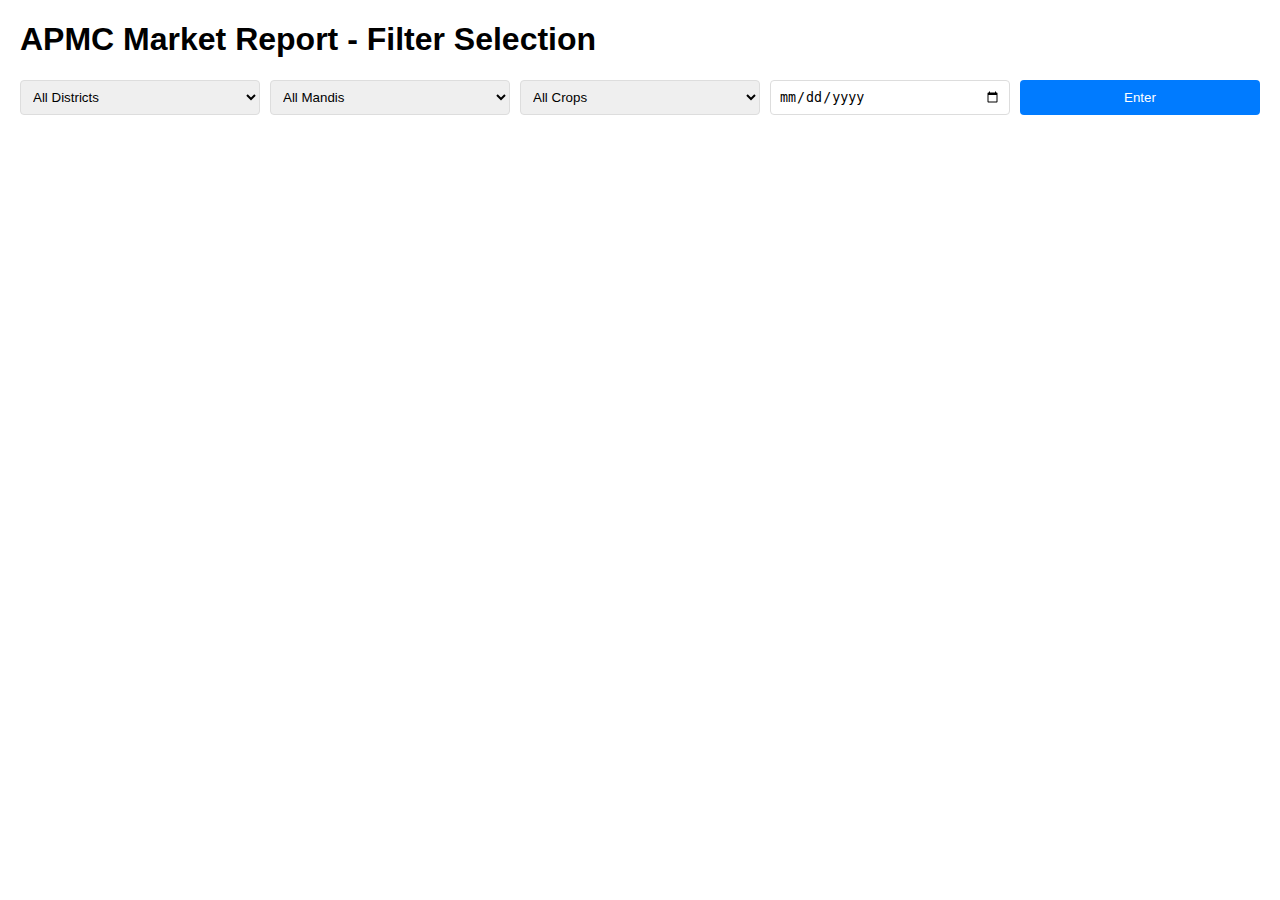
<file: index.HTML>
<!DOCTYPE html>
<html lang="en">
<head>
    <meta charset="UTF-8">
    <meta name="viewport" content="width=device-width, initial-scale=1.0">
    <title>APMC Market Report - Filter Selection</title>
    <style>
        body { font-family: Arial, sans-serif; margin: 20px; }
        .filters { display: grid; grid-template-columns: repeat(auto-fit, minmax(200px, 1fr)); gap: 10px; margin: 20px 0; }
        select, input[type="date"] { padding: 8px; border: 1px solid #ddd; border-radius: 4px; }
        .btn { background: #007bff; color: white; border: none; padding: 8px 15px; border-radius: 4px; cursor: pointer; }
    </style>
</head>
<body>
    <h1>APMC Market Report - Filter Selection</h1>

    <!-- Filters Section -->
    <div class="filters">
        <select id="district-filter">
            <option value="all">All Districts</option>
            <option value="Bhopal">Bhopal</option>
            <option value="Indore">Indore</option>
            <option value="Ujjain">Ujjain</option>
            <option value="Gwalior">gwalior</option>
            <option value="jabalpur">Jabalpur</option>
        </select>

        <select id="mandi-filter">
            <option value="all">All Mandis</option>
        </select>

        <select id="crop-filter">
            <option value="all">All Crops</option>
            <option value="Wheat">Wheat</option>
            <option value="Rice">Rice</option>
            <option value="Tomato">Tomato</option>
            <option value="Soybean">Soybean</option>
            <option value="Potato">Potato</option>
            <option value="Jowar">Jowar</option>
            <option value="Sugarcane">Sugarcane</option>
            <option value="Onion">Onion</option>
            <option value="Groundnut">Groundnut</option>
            <option value="Cotton">Cotton</option>
            <option value="Maize">Maize</option>
            
        </select>
        

        <input type="date" id="date-filter" min="2025-03-01" max="2025-04-03">
        <button class="btn" id="enter-button">Enter</button>
    </div>

    <script>
        document.getElementById('enter-button').addEventListener('click', function() {
            const district = document.getElementById('district-filter').value;
            const mandi = document.getElementById('mandi-filter').value;
            const crop = document.getElementById('crop-filter').value;
            const date = document.getElementById('date-filter').value;

            // Construct the URL with query parameters
            let url = 'report.html?';
            if (district !== 'all') url += 'district=' + district + '&';
            if (mandi !== 'all') url += 'mandi=' + mandi + '&';
            if (crop !== 'all') url += 'crop=' + crop + '&';
            if (date) url += 'date=' + date;

            // Redirect to the report page
            window.location.href = url;
        });

        document.getElementById('district-filter').addEventListener('change', function() {
            const district = this.value;
            const mandiFilter = document.getElementById('mandi-filter');
            mandiFilter.innerHTML = '<option value="all">All Mandis</option>';

            if (district !== 'all') {
                const mandiMapping = {
                    'Bhopal': ['Bhopal','berasia'],
                    'Indore': ['Indore','Mhow','sanwer','gautampura'],
                    'Ujjain': ['Ujjain','Badnagar','Nagda','tarana'],
                    'Gwalior': ['Gwalior','dabra','Laskar'],
                    'Jabalpur': ['Jabalpur','Patan','Sihora',]
                    
                };
                mandiMapping[district].forEach(mandi => {
                    const option = document.createElement('option');
                    option.value = mandi;
                    option.textContent = mandi;
                    mandiFilter.appendChild(option);
                });
            }
        });
    </script>
</body>
</html>
</file>
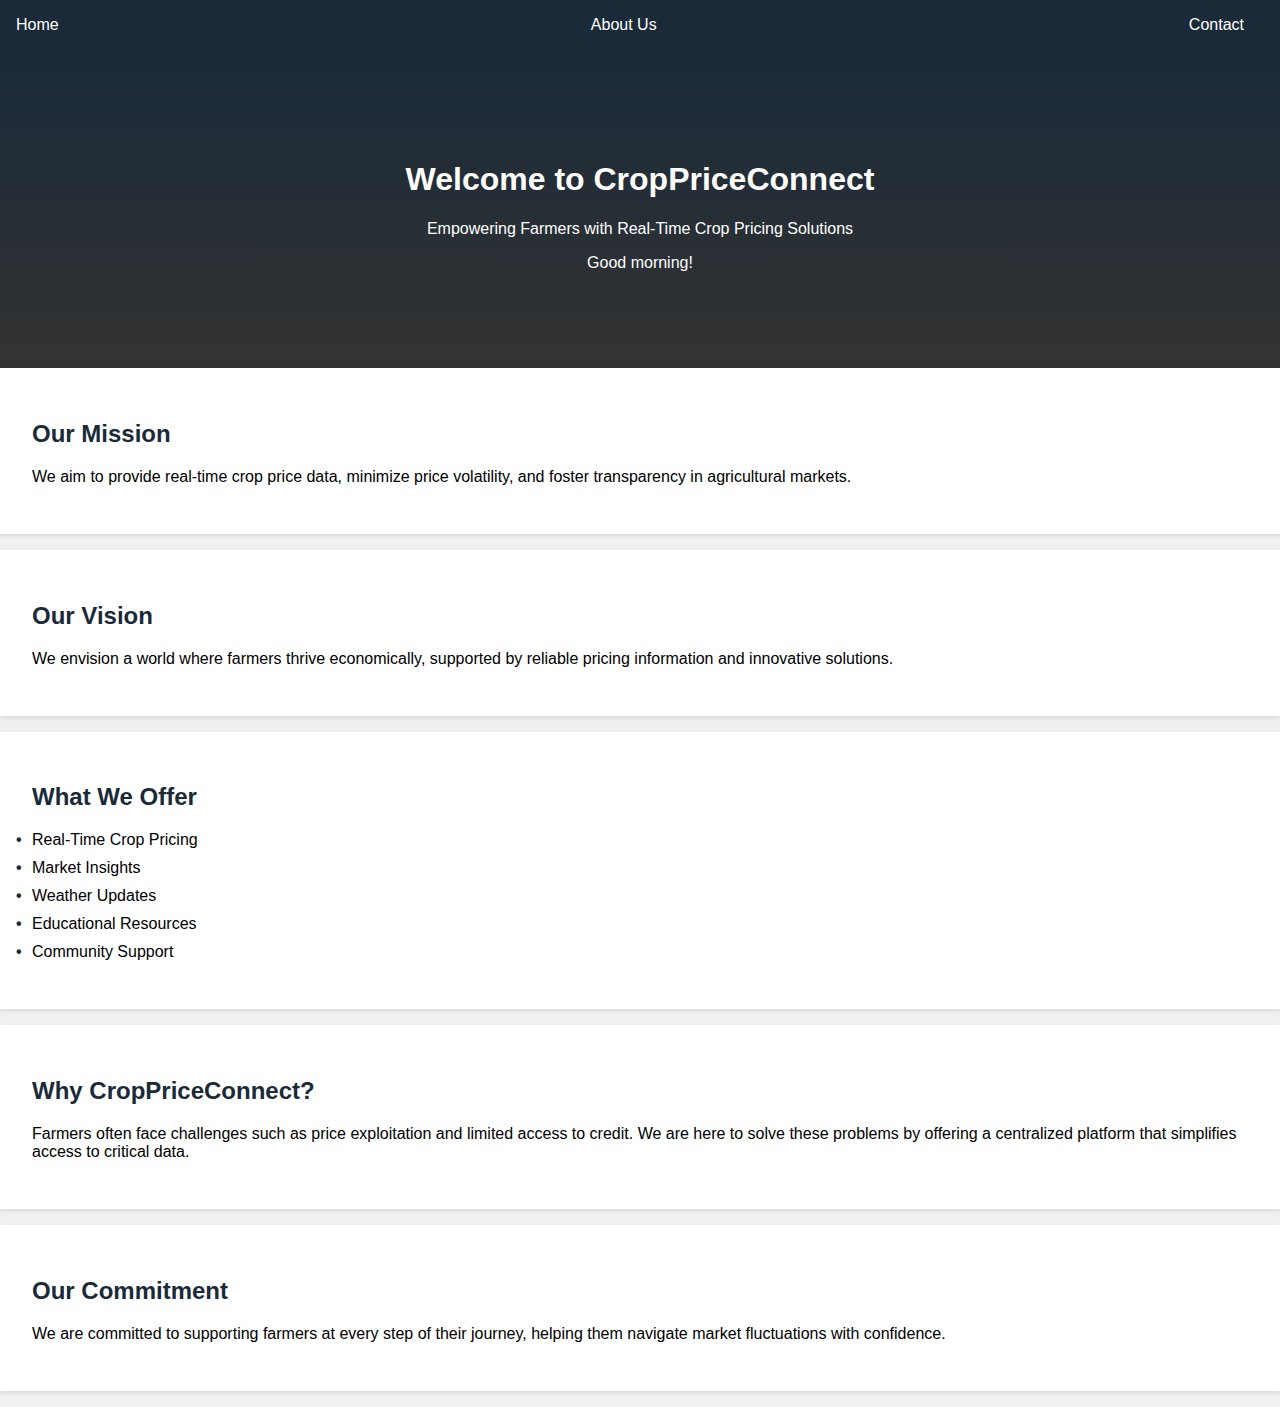
<file: About-us.html>
<!DOCTYPE html>
<html lang="en">
<head>
    <meta charset="UTF-8">
    <meta name="viewport" content="width=device-width, initial-scale=1.0">
    <title>CropPriceConnect</title>
    <style>
        body {
    font-family: Arial, sans-serif;
    margin: 0;
    padding: 0;
    background-color: #f0f0f0;
}

header {
    background-color: rgb(26, 42, 56);
    color: white;
    padding: 1em;
    text-align: center;
}

header nav ul {
    list-style: none;
    margin: 0;
    padding: 0;
    display: flex;
    justify-content: space-between;
}

header nav ul li {
    margin-right: 20px;
}

header nav a {
    color: white;
    text-decoration: none;
}

.hero {
    background-image: linear-gradient(to bottom, rgb(26, 42, 56), #333);
    color: white;
    padding: 5em;
    text-align: center;
}

.mission, .vision, .services, .why-us, .commitment {
    padding: 2em;
    margin-bottom: 1em;
    background-color: white;
    box-shadow: 0 2px 4px rgba(0,0,0,0.1);
}

h2 {
    color: rgb(26, 42, 56);
}

ul {
    list-style: none;
    padding: 0;
}

ul li {
    margin-bottom: 10px;
}

ul li::before {
    content: "\2022";
    color: rgb(26, 42, 56);
    font-weight: bold;
    display: inline-block;
    width: 1em;
    margin-left: -1em;
}

    </style>
</head>
<body>
    <header>
        <nav>
            <ul>
                <li><a href="#">Home</a></li>
                <li><a href="#">About Us</a></li>
                <li><a href="#">Contact</a></li>
            </ul>
        </nav>
    </header>

    <main>
        <section class="hero">
            <h1>Welcome to CropPriceConnect</h1>
            <p>Empowering Farmers with Real-Time Crop Pricing Solutions</p>
        </section>

        <section class="mission">
            <h2>Our Mission</h2>
            <p>We aim to provide real-time crop price data, minimize price volatility, and foster transparency in agricultural markets.</p>
        </section>

        <section class="vision">
            <h2>Our Vision</h2>
            <p>We envision a world where farmers thrive economically, supported by reliable pricing information and innovative solutions.</p>
        </section>

        <section class="services">
            <h2>What We Offer</h2>
            <ul>
                <li>Real-Time Crop Pricing</li>
                <li>Market Insights</li>
                <li>Weather Updates</li>
                <li>Educational Resources</li>
                <li>Community Support</li>
            </ul>
        </section>

        <section class="why-us">
            <h2>Why CropPriceConnect?</h2>
            <p>Farmers often face challenges such as price exploitation and limited access to credit. We are here to solve these problems by offering a centralized platform that simplifies access to critical data.</p>
        </section>

        <section class="commitment">
            <h2>Our Commitment</h2>
            <p>We are committed to supporting farmers at every step of their journey, helping them navigate market fluctuations with confidence.</p>
        </section>
    </main>

    <script>
        document.addEventListener('DOMContentLoaded', function() {
    const currentTime = new Date().getHours();
    const greetingElement = document.createElement('p');
    
    if (currentTime < 12) {
        greetingElement.textContent = "Good morning!";
    } else if (currentTime < 18) {
        greetingElement.textContent = "Good afternoon!";
    } else {
        greetingElement.textContent = "Good evening!";
    }
    
    document.querySelector('.hero').appendChild(greetingElement);
});

    </script>
</body>
</html>
</file>
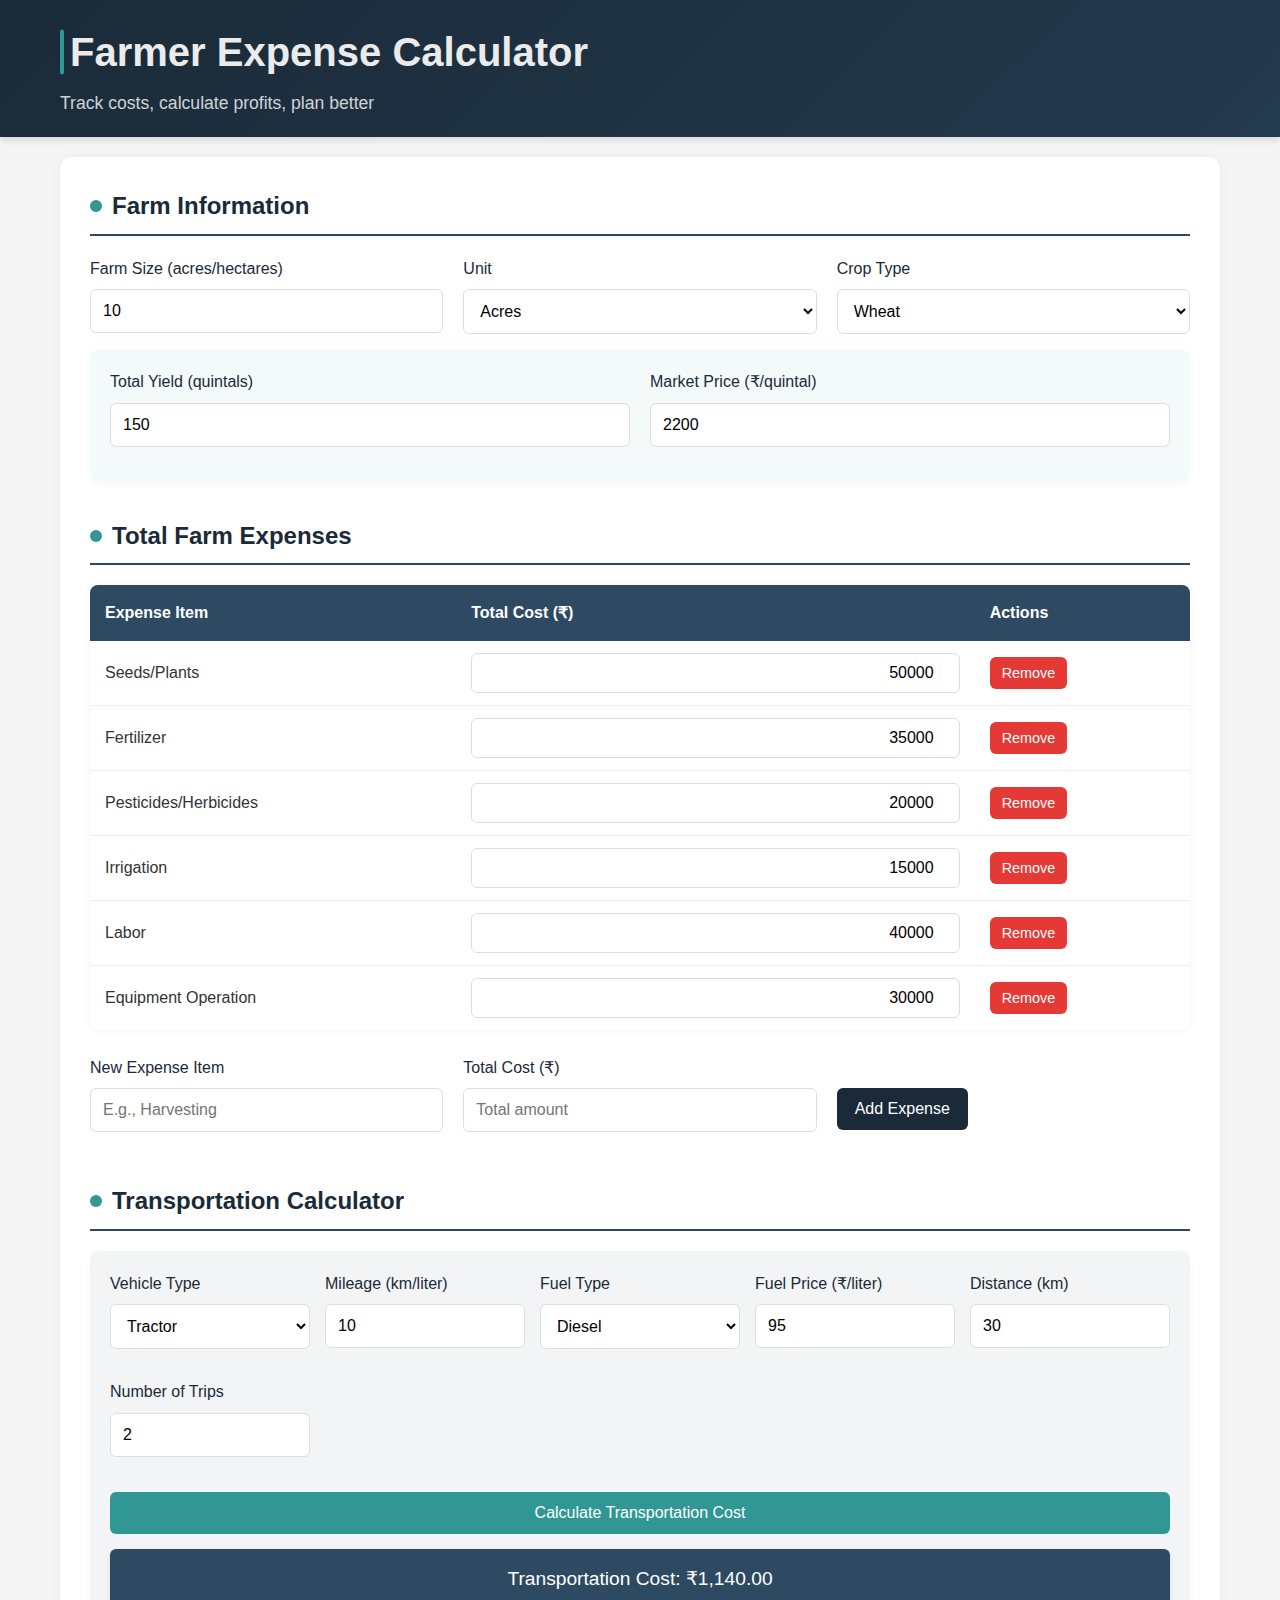
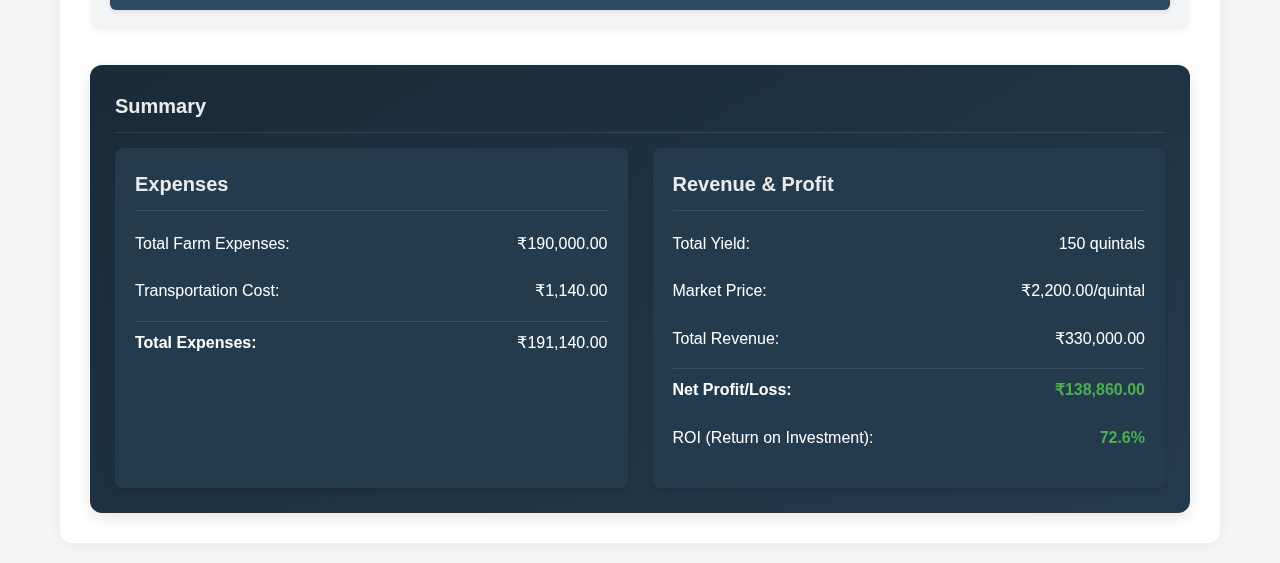
<file: calculator.html>
<!DOCTYPE html>
<html lang="en">
<head>
  <meta charset="UTF-8">
  <meta name="viewport" content="width=device-width, initial-scale=1.0">
  <title>Farmer Expense Calculator</title>
  <style>
    * {
      margin: 0;
      padding: 0;
      box-sizing: border-box;
      font-family: 'Segoe UI', Tahoma, Geneva, Verdana, sans-serif;
    }

    :root {
      --primary: rgb(26, 42, 56);
      --primary-light: rgb(36, 58, 77);
      --primary-lighter: rgb(46, 74, 98);
      --primary-dark: rgb(16, 32, 46);
      --accent: rgb(49, 151, 149);
      --text-light: rgb(235, 235, 235);
      --text-dark: rgb(51, 51, 51);
      --border-color: rgba(255, 255, 255, 0.1);
      --input-bg: rgba(255, 255, 255, 0.07);
    }

    body {
      background-color: #f5f5f5;
      color: var(--text-dark);
      line-height: 1.6;
    }

    .container {
      max-width: 1200px;
      margin: 0 auto;
      padding: 0 20px;
    }

    header {
      background: linear-gradient(135deg, var(--primary), var(--primary-light));
      color: var(--text-light);
      padding: 20px 0;
      box-shadow: 0 4px 6px rgba(0, 0, 0, 0.1);
    }

    .header-content {
      display: flex;
      align-items: center;
      justify-content: space-between;
    }

    header h1 {
      font-size: 2.5rem;
      font-weight: 700;
      text-align: left;
      margin: 0;
      position: relative;
      padding-left: 10px;
    }

    header h1::before {
      content: "";
      position: absolute;
      left: 0;
      top: 50%;
      transform: translateY(-50%);
      width: 4px;
      height: 70%;
      background-color: var(--accent);
      border-radius: 2px;
    }

    .header-subtitle {
      color: rgba(255, 255, 255, 0.8);
      font-weight: 300;
      font-size: 1.1rem;
      margin-top: 5px;
    }

    .main-container {
      background-color: white;
      border-radius: 12px;
      box-shadow: 0 2px 15px rgba(0, 0, 0, 0.05);
      margin: 20px auto;
      padding: 30px;
      transition: transform 0.3s ease;
    }

    .main-container:hover {
      transform: translateY(-5px);
      box-shadow: 0 10px 20px rgba(0, 0, 0, 0.08);
    }

    .section {
      margin-bottom: 35px;
      transition: all 0.3s ease;
    }

    .section-title {
      color: var(--primary);
      font-size: 1.5rem;
      font-weight: 600;
      margin-bottom: 20px;
      padding-bottom: 8px;
      border-bottom: 2px solid var(--primary-lighter);
      display: flex;
      align-items: center;
    }

    .section-title::before {
      content: "";
      display: inline-block;
      width: 12px;
      height: 12px;
      background-color: var(--accent);
      margin-right: 10px;
      border-radius: 50%;
    }

    .form-grid {
      display: grid;
      grid-template-columns: repeat(auto-fit, minmax(300px, 1fr));
      gap: 20px;
    }

    .form-group {
      margin-bottom: 15px;
      transition: all 0.2s ease;
    }

    .form-group:hover {
      transform: translateY(-2px);
    }

    label {
      display: block;
      margin-bottom: 8px;
      font-weight: 500;
      color: var(--primary);
    }

    input, select {
      width: 100%;
      padding: 12px;
      border: 1px solid #ddd;
      border-radius: 6px;
      background-color: white;
      font-size: 1rem;
      transition: all 0.3s ease;
    }

    input:focus, select:focus {
      outline: none;
      border-color: var(--accent);
      box-shadow: 0 0 0 3px rgba(49, 151, 149, 0.2);
    }

    .expense-table {
      width: 100%;
      border-collapse: separate;
      border-spacing: 0;
      margin-bottom: 25px;
      border-radius: 8px;
      overflow: hidden;
      box-shadow: 0 0 10px rgba(0, 0, 0, 0.05);
    }

    .expense-table th {
      background-color: var(--primary-lighter);
      color: white;
      padding: 15px;
      text-align: left;
    }

    .expense-table td {
      padding: 12px 15px;
      border-bottom: 1px solid #eee;
      transition: background-color 0.2s ease;
    }

    .expense-table tr:last-child td {
      border-bottom: none;
    }

    .expense-table tr:hover td {
      background-color: rgba(49, 151, 149, 0.05);
    }

    .expense-table input {
      width: 100%;
      padding: 10px;
      border: 1px solid #ddd;
      border-radius: 6px;
      text-align: right;
    }

    .btn {
      padding: 12px 18px;
      background-color: var(--accent);
      color: white;
      border: none;
      border-radius: 6px;
      cursor: pointer;
      font-size: 1rem;
      font-weight: 500;
      transition: all 0.3s ease;
      display: inline-flex;
      align-items: center;
      justify-content: center;
    }

    .btn:hover {
      background-color: #2a8380;
      transform: translateY(-2px);
      box-shadow: 0 4px 8px rgba(0, 0, 0, 0.1);
    }

    .btn:active {
      transform: translateY(0);
      box-shadow: 0 2px 4px rgba(0, 0, 0, 0.1);
    }

    .btn-block {
      display: block;
      width: 100%;
    }

    .btn-add {
      background-color: var(--primary);
    }

    .btn-add:hover {
      background-color: var(--primary-light);
    }

    .btn-remove {
      background-color: #e53935;
      padding: 8px 12px;
      font-size: 0.9rem;
    }

    .btn-remove:hover {
      background-color: #c62828;
    }

    .summary-container {
      background: linear-gradient(150deg, var(--primary), var(--primary-light));
      color: white;
      border-radius: 12px;
      padding: 25px;
      margin-top: 30px;
      box-shadow: 0 5px 15px rgba(0, 0, 0, 0.1);
      transform: translateZ(0);
      transition: all 0.3s ease;
    }

    .summary-container:hover {
      box-shadow: 0 8px 25px rgba(0, 0, 0, 0.15);
    }

    .summary-grid {
      display: grid;
      grid-template-columns: repeat(auto-fit, minmax(250px, 1fr));
      gap: 25px;
    }

    .summary-box {
      background-color: var(--primary-light);
      border-radius: 8px;
      padding: 20px;
      box-shadow: 0 4px 6px rgba(0, 0, 0, 0.1);
      transition: transform 0.3s ease;
    }

    .summary-box:hover {
      transform: translateY(-5px);
    }

    .summary-title {
      font-size: 1.25rem;
      margin-bottom: 15px;
      font-weight: 600;
      border-bottom: 1px solid var(--border-color);
      padding-bottom: 10px;
      color: var(--text-light);
    }

    .summary-item {
      display: flex;
      justify-content: space-between;
      margin-bottom: 12px;
      padding: 5px 0;
    }

    .profit {
      color: #4caf50;
      font-weight: bold;
    }

    .loss {
      color: #f44336;
      font-weight: bold;
    }

    .transportation-container {
      background-color: rgba(26, 42, 56, 0.05);
      border-radius: 10px;
      padding: 20px;
      margin-bottom: 25px;
      box-shadow: 0 3px 10px rgba(0, 0, 0, 0.03);
      transition: all 0.3s ease;
    }

    .transportation-container:hover {
      box-shadow: 0 5px 15px rgba(0, 0, 0, 0.07);
    }

    .vehicle-inputs {
      display: grid;
      grid-template-columns: repeat(auto-fit, minmax(200px, 1fr));
      gap: 15px;
      margin-bottom: 20px;
    }

    .result-text {
      font-size: 1.2rem;
      font-weight: 500;
      margin-top: 15px;
      padding: 15px;
      background-color: var(--primary-lighter);
      color: white;
      border-radius: 6px;
      text-align: center;
      box-shadow: 0 2px 5px rgba(0, 0, 0, 0.1);
      transition: all 0.3s ease;
    }

    .result-text:hover {
      box-shadow: 0 4px 8px rgba(0, 0, 0, 0.15);
    }

    .yield-market-container {
      background-color: rgba(49, 151, 149, 0.05);
      border-radius: 10px;
      padding: 20px;
      margin-bottom: 25px;
      transition: all 0.3s ease;
      box-shadow: 0 3px 10px rgba(0, 0, 0, 0.03);
    }

    .yield-market-container:hover {
      box-shadow: 0 5px 15px rgba(0, 0, 0, 0.07);
    }

    /* Add animations */
    @keyframes fadeIn {
      from { opacity: 0; transform: translateY(20px); }
      to { opacity: 1; transform: translateY(0); }
    }

    .section {
      animation: fadeIn 0.5s ease-out forwards;
    }

    .section:nth-child(2) {
      animation-delay: 0.2s;
    }

    .section:nth-child(3) {
      animation-delay: 0.4s;
    }

    .summary-container {
      animation: fadeIn 0.5s ease-out forwards;
      animation-delay: 0.6s;
    }

    @media (max-width: 768px) {
      .form-grid {
        grid-template-columns: 1fr;
      }
      
      .summary-grid {
        grid-template-columns: 1fr;
      }

      header h1 {
        font-size: 2rem;
      }
    }
  </style>
</head>
<body>
  <header>
    <div class="container">
      <div class="header-content">
        <div>
          <h1>Farmer Expense Calculator</h1>
          <p class="header-subtitle">Track costs, calculate profits, plan better</p>
        </div>
      </div>
    </div>
  </header>

  <div class="container">
    <div class="main-container">
      <div class="section">
        <h2 class="section-title">Farm Information</h2>
        <div class="form-grid">
          <div class="form-group">
            <label for="farm-size">Farm Size (acres/hectares)</label>
            <input type="number" id="farm-size" value="10" min="0" step="0.5">
          </div>
          <div class="form-group">
            <label for="size-unit">Unit</label>
            <select id="size-unit">
              <option value="acres">Acres</option>
              <option value="hectares">Hectares</option>
              <option value="bigha">Bigha</option>
            </select>
          </div>
          <div class="form-group">
            <label for="crop">Crop Type</label>
            <select id="crop">
              <option value="wheat">Wheat</option>
              <option value="rice">Rice</option>
              <option value="cotton">Cotton</option>
              <option value="sugarcane">Sugarcane</option>
              <option value="custom">Other/Custom</option>
            </select>
          </div>
        </div>

        <div class="yield-market-container">
          <div class="form-grid">
            <div class="form-group">
              <label for="total-yield">Total Yield (quintals)</label>
              <input type="number" id="total-yield" value="150" min="0" step="1">
            </div>
            <div class="form-group">
              <label for="market-price">Market Price (₹/quintal)</label>
              <input type="number" id="market-price" value="2200" min="0" step="1">
            </div>
          </div>
        </div>
      </div>

      <div class="section">
        <h2 class="section-title">Total Farm Expenses</h2>
        <table class="expense-table" id="expenseTable">
          <thead>
            <tr>
              <th>Expense Item</th>
              <th>Total Cost (₹)</th>
              <th>Actions</th>
            </tr>
          </thead>
          <tbody>
            <tr data-id="seeds">
              <td>Seeds/Plants</td>
              <td><input type="number" class="expense-input" value="50000"></td>
              <td><button class="btn btn-remove">Remove</button></td>
            </tr>
            <tr data-id="fertilizer">
              <td>Fertilizer</td>
              <td><input type="number" class="expense-input" value="35000"></td>
              <td><button class="btn btn-remove">Remove</button></td>
            </tr>
            <tr data-id="pesticides">
              <td>Pesticides/Herbicides</td>
              <td><input type="number" class="expense-input" value="20000"></td>
              <td><button class="btn btn-remove">Remove</button></td>
            </tr>
            <tr data-id="irrigation">
              <td>Irrigation</td>
              <td><input type="number" class="expense-input" value="15000"></td>
              <td><button class="btn btn-remove">Remove</button></td>
            </tr>
            <tr data-id="labor">
              <td>Labor</td>
              <td><input type="number" class="expense-input" value="40000"></td>
              <td><button class="btn btn-remove">Remove</button></td>
            </tr>
            <tr data-id="equipment">
              <td>Equipment Operation</td>
              <td><input type="number" class="expense-input" value="30000"></td>
              <td><button class="btn btn-remove">Remove</button></td>
            </tr>
          </tbody>
        </table>

        <div class="form-grid">
          <div class="form-group">
            <label for="new-expense">New Expense Item</label>
            <input type="text" id="new-expense" placeholder="E.g., Harvesting">
          </div>
          <div class="form-group">
            <label for="new-expense-cost">Total Cost (₹)</label>
            <input type="number" id="new-expense-cost" placeholder="Total amount">
          </div>
          <div class="form-group">
            <label>&nbsp;</label>
            <button id="add-expense" class="btn btn-add">Add Expense</button>
          </div>
        </div>
      </div>

      <div class="section">
        <h2 class="section-title">Transportation Calculator</h2>
        <div class="transportation-container">
          <div class="vehicle-inputs">
            <div class="form-group">
              <label for="vehicle-type">Vehicle Type</label>
              <select id="vehicle-type">
                <option value="tractor">Tractor</option>
                <option value="truck">Truck/Mini-truck</option>
                <option value="bike">Motorcycle</option>
                <option value="other">Other</option>
              </select>
            </div>
            <div class="form-group">
              <label for="mileage">Mileage (km/liter)</label>
              <input type="number" id="mileage" value="10">
            </div>
            <div class="form-group">
              <label for="fuel-type">Fuel Type</label>
              <select id="fuel-type">
                <option value="diesel">Diesel</option>
                <option value="petrol">Petrol</option>
              </select>
            </div>
            <div class="form-group">
              <label for="fuel-price">Fuel Price (₹/liter)</label>
              <input type="number" id="fuel-price" value="95">
            </div>
            <div class="form-group">
              <label for="distance">Distance (km)</label>
              <input type="number" id="distance" value="30">
            </div>
            <div class="form-group">
              <label for="trips">Number of Trips</label>
              <input type="number" id="trips" value="2">
            </div>
          </div>
          <div class="form-group">
            <button id="calculate-transport" class="btn btn-block">Calculate Transportation Cost</button>
          </div>
          <div id="transport-result" class="result-text">
            Transportation Cost: ₹570.00
          </div>
        </div>
      </div>

      <div class="summary-container">
        <h2 class="summary-title" style="color: var(--text-light); border-bottom-color: var(--border-color);">Summary</h2>
        <div class="summary-grid">
          <div class="summary-box">
            <h3 class="summary-title">Expenses</h3>
            <div class="summary-item">
              <span>Total Farm Expenses:</span>
              <span id="total-farm-expenses">₹190,000.00</span>
            </div>
            <div class="summary-item">
              <span>Transportation Cost:</span>
              <span id="transportation-cost">₹570.00</span>
            </div>
            <div class="summary-item" style="border-top: 1px solid var(--border-color); padding-top: 8px;">
              <span><strong>Total Expenses:</strong></span>
              <span id="total-expenses"><strong>₹190,570.00</strong></span>
            </div>
          </div>
          <div class="summary-box">
            <h3 class="summary-title">Revenue & Profit</h3>
            <div class="summary-item">
              <span>Total Yield:</span>
              <span id="yield-display">150 quintals</span>
            </div>
            <div class="summary-item">
              <span>Market Price:</span>
              <span id="market-price-display">₹2,200.00/quintal</span>
            </div>
            <div class="summary-item">
              <span>Total Revenue:</span>
              <span id="total-revenue">₹330,000.00</span>
            </div>
            <div class="summary-item" style="border-top: 1px solid var(--border-color); padding-top: 8px;">
              <span><strong>Net Profit/Loss:</strong></span>
              <span id="net-profit" class="profit"><strong>₹139,430.00</strong></span>
            </div>
            <div class="summary-item">
              <span>ROI (Return on Investment):</span>
              <span id="roi" class="profit">73.2%</span>
            </div>
          </div>
        </div>
      </div>
    </div>
  </div>

  <script>
    // Crop data - default values
    const cropData = {
      wheat: { avgYield: 150, avgPrice: 2200 },    // total yield for 10 acres, ₹ per quintal
      rice: { avgYield: 200, avgPrice: 2000 },     // total yield for 10 acres, ₹ per quintal
      cotton: { avgYield: 80, avgPrice: 6500 },    // total yield for 10 acres, ₹ per quintal
      sugarcane: { avgYield: 2500, avgPrice: 350 }, // total yield for 10 acres, ₹ per quintal
      custom: { avgYield: 150, avgPrice: 2000 }    // default values for custom crop
    };

    // Format currency
    function formatCurrency(number) {
      return '₹' + number.toFixed(2).replace(/\d(?=(\d{3})+\.)/g, '$&,');
    }

    // Get all expense inputs
    function getExpenses() {
      const expenses = [];
      document.querySelectorAll('#expenseTable tbody tr').forEach(row => {
        const expenseName = row.cells[0].textContent;
        const expenseCost = parseFloat(row.querySelector('.expense-input').value) || 0;
        expenses.push({ name: expenseName, cost: expenseCost });
      });
      return expenses;
    }

    // Update yield and market price inputs when crop changes
    document.getElementById('crop').addEventListener('change', function() {
      const selectedCrop = this.value;
      const cropInfo = cropData[selectedCrop];
      
      if (cropInfo) {
        document.getElementById('total-yield').value = cropInfo.avgYield;
        document.getElementById('market-price').value = cropInfo.avgPrice;
      }
      
      calculateSummary();
    });

    // Calculate summary
    function calculateSummary() {
      const totalYield = parseFloat(document.getElementById('total-yield').value) || 0;
      const marketPrice = parseFloat(document.getElementById('market-price').value) || 0;
      const transportationCost = parseFloat(document.getElementById('transport-result').textContent.match(/₹([\d,.]+)/)[1].replace(/,/g, '')) || 0;
      
      // Calculate expenses
      const expenses = getExpenses();
      const totalFarmExpenses = expenses.reduce((sum, item) => sum + item.cost, 0);
      const totalExpenses = totalFarmExpenses + transportationCost;
      
      // Calculate revenue and profit
      const totalRevenue = totalYield * marketPrice;
      const netProfit = totalRevenue - totalExpenses;
      const roi = totalExpenses > 0 ? (netProfit / totalExpenses * 100) : 0;
      
      // Update summary
      document.getElementById('total-farm-expenses').textContent = formatCurrency(totalFarmExpenses);
      document.getElementById('transportation-cost').textContent = formatCurrency(transportationCost);
      document.getElementById('total-expenses').textContent = formatCurrency(totalExpenses);
      
      document.getElementById('yield-display').textContent = `${totalYield} quintals`;
      document.getElementById('market-price-display').textContent = `${formatCurrency(marketPrice)}/quintal`;
      document.getElementById('total-revenue').textContent = formatCurrency(totalRevenue);
      
      const netProfitElement = document.getElementById('net-profit');
      netProfitElement.textContent = formatCurrency(netProfit);
      netProfitElement.className = netProfit >= 0 ? 'profit' : 'loss';
      
      const roiElement = document.getElementById('roi');
      roiElement.textContent = `${roi.toFixed(1)}%`;
      roiElement.className = roi >= 0 ? 'profit' : 'loss';
    }

    // Calculate transportation cost
    function calculateTransportationCost() {
      const mileage = parseFloat(document.getElementById('mileage').value) || 0;
      const fuelPrice = parseFloat(document.getElementById('fuel-price').value) || 0;
      const distance = parseFloat(document.getElementById('distance').value) || 0;
      const trips = parseFloat(document.getElementById('trips').value) || 0;
      
      if (mileage <= 0) {
        alert('Please enter a valid mileage value');
        return;
      }
      
      const totalDistance = distance * trips * 2; // Round trip
      const fuelRequired = totalDistance / mileage;
      const transportCost = fuelRequired * fuelPrice;
      
      document.getElementById('transport-result').textContent = `Transportation Cost: ${formatCurrency(transportCost)}`;
      
      calculateSummary();
    }

    // Add new expense
    document.getElementById('add-expense').addEventListener('click', function() {
      const expenseName = document.getElementById('new-expense').value.trim();
      const expenseCost = parseFloat(document.getElementById('new-expense-cost').value) || 0;
      
      if (!expenseName) {
        alert('Please enter an expense name');
        return;
      }
      
      const tableBody = document.querySelector('#expenseTable tbody');
      const newRow = document.createElement('tr');
      newRow.dataset.id = expenseName.toLowerCase().replace(/\s+/g, '-');
      
      newRow.innerHTML = `
        <td>${expenseName}</td>
        <td><input type="number" class="expense-input" value="${expenseCost}"></td>
        <td><button class="btn btn-remove">Remove</button></td>
      `;
      
      tableBody.appendChild(newRow);
      
      // Add event listeners to new elements
      newRow.querySelector('.expense-input').addEventListener('input', calculateSummary);
      newRow.querySelector('.btn-remove').addEventListener('click', function() {
        newRow.remove();
        calculateSummary();
      });
      
      // Clear input fields
      document.getElementById('new-expense').value = '';
      document.getElementById('new-expense-cost').value = '';
      
      calculateSummary();
    });

    // Event listeners for all inputs
    document.querySelectorAll('input, select').forEach(input => {
      input.addEventListener('input', calculateSummary);
    });

    // Event listener for transport calculation
    document.getElementById('calculate-transport').addEventListener('click', calculateTransportationCost);

    // Event listeners for remove buttons
    document.querySelectorAll('.btn-remove').forEach(button => {
      button.addEventListener('click', function() {
        if (document.querySelectorAll('#expenseTable tbody tr').length > 1) {
          this.closest('tr').remove();
          calculateSummary();
        } else {
          alert('You must keep at least one expense item');
        }
      });
    });

    // Add hover effects to sections
    document.querySelectorAll('.section').forEach(section => {
      section.addEventListener('mouseenter', function() {
        this.style.transform = 'translateY(-5px)';
      });
      
      section.addEventListener('mouseleave', function() {
        this.style.transform = 'translateY(0)';
      });
    });

    // Initialize
    window.addEventListener('DOMContentLoaded', function() {
      // Set initial yield and market price values
      const initialCrop = document.getElementById('crop').value;
      document.getElementById('total-yield').value = cropData[initialCrop].avgYield;
      document.getElementById('market-price').value = cropData[initialCrop].avgPrice;
      
      // Add event listeners to expense inputs
      document.querySelectorAll('.expense-input').forEach(input => {
        input.addEventListener('input', calculateSummary);
      });
      
      calculateTransportationCost();
      calculateSummary();
    });
  </script>
</body>
</html>
</file>
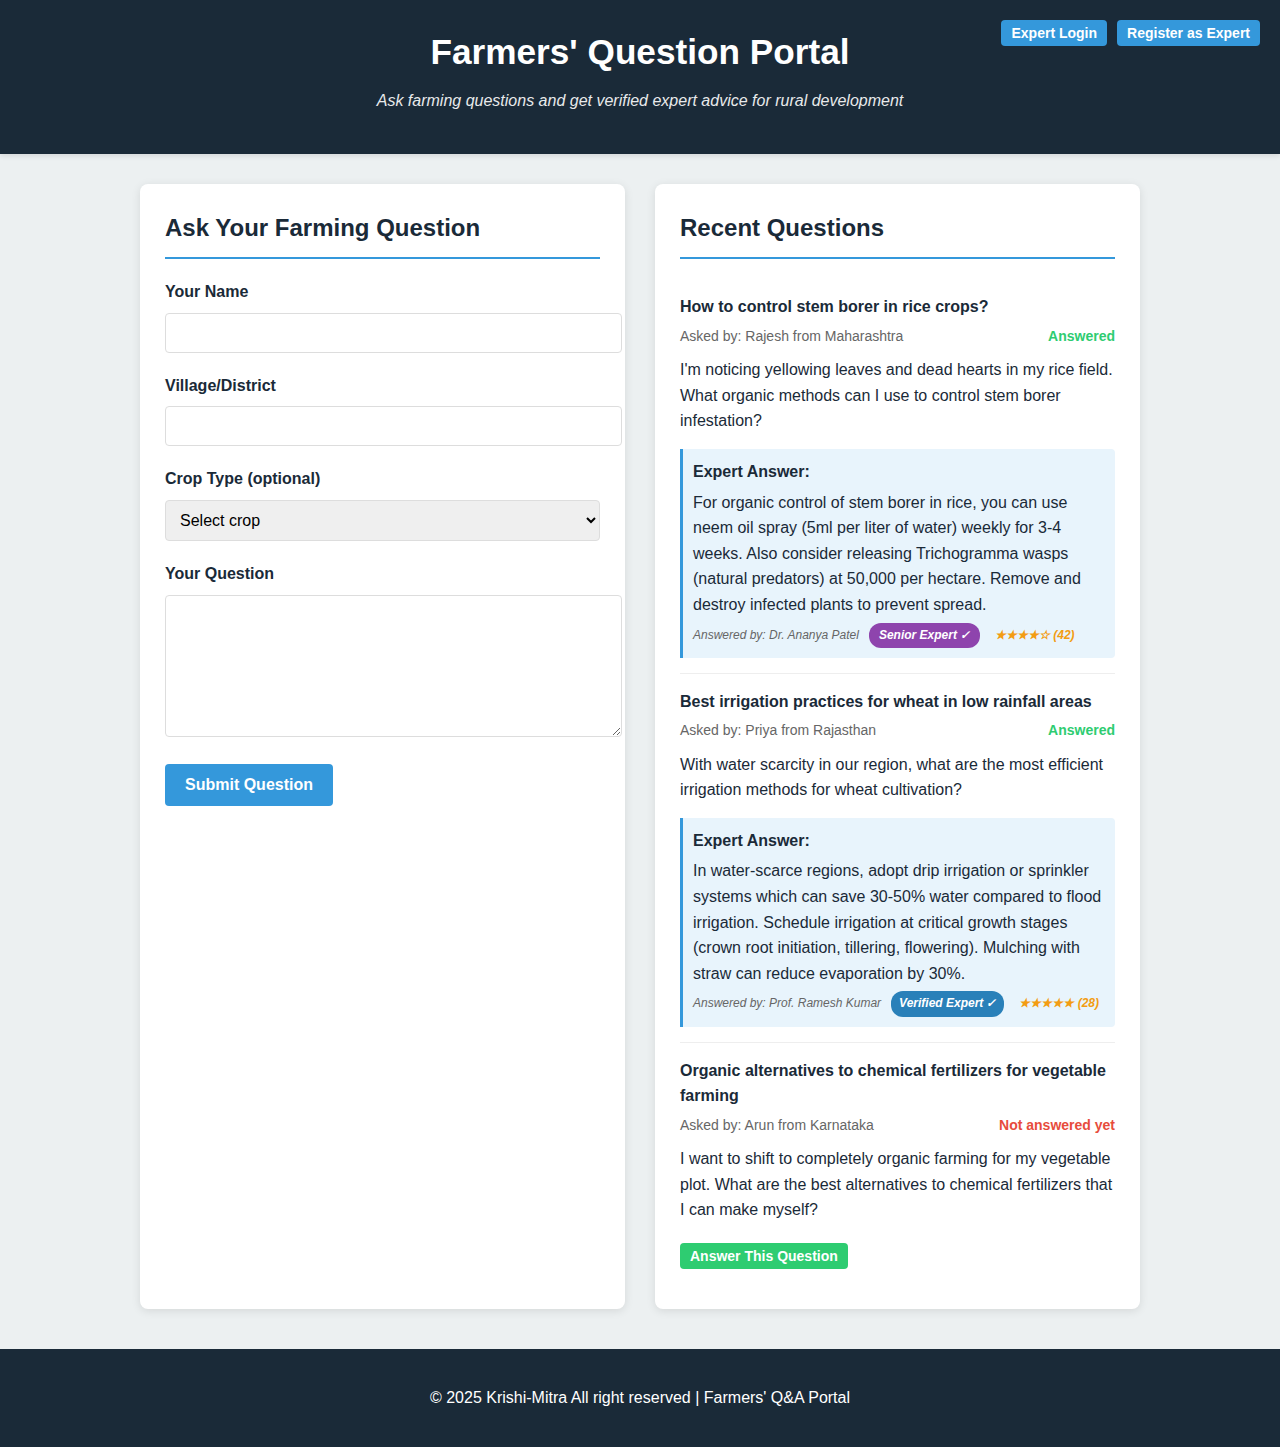
<file: Q&A.html>
<!DOCTYPE html>
<html lang="en">
<head>
    <meta charset="UTF-8">
    <meta name="viewport" content="width=device-width, initial-scale=1.0">
    <title>Farmers' Q&A - Rural Development Hackathon</title>
    <style>
        :root {
            --primary-color: rgb(26, 42, 56);
            --secondary-color: rgb(52, 152, 219);
            --light-color: rgb(236, 240, 241);
            --accent-color: rgb(46, 204, 113);
            --expert-color: rgb(155, 89, 182);
            --warning-color: rgb(231, 76, 60);
        }
        
        body {
            font-family: 'Segoe UI', Tahoma, Geneva, Verdana, sans-serif;
            margin: 0;
            padding: 0;
            background-color: var(--light-color);
            color: var(--primary-color);
            line-height: 1.6;
        }
        
        header {
            background-color: var(--primary-color);
            color: white;
            padding: 1.5rem 0;
            text-align: center;
            
            box-shadow: 0 2px 5px rgba(0,0,0,0.1);
            position: relative;
        }
        
        .auth-buttons {
            position: absolute;
            top: 20px;
            right: 20px;
            display: flex;
            gap: 10px;
        }
        
        .auth-buttons button {
            padding: 5px 10px;
            font-size: 14px;
        }
        
        .expert-badge {
            background-color: var(--expert-color);
            color: white;
            padding: 3px 8px;
            border-radius: 12px;
            font-size: 12px;
            font-weight: bold;
            margin-left: 5px;
            display: inline-flex;
            align-items: center;
        }
        
        .expert-badge::after {
            content: "✓";
            margin-left: 3px;
        }
        
        .expert-level-1 {
            background-color: #27ae60; /* Basic verified */
        }
        
        .expert-level-2 {
            background-color: #2980b9; /* Highly experienced */
        }
        
        .expert-level-3 {
            background-color: #8e44ad; /* Senior expert */
            padding: 3px 10px;
        }
        
        .container {
            max-width: 1000px;
            margin: 0 auto;
            padding: 0 20px;
        }
        
        h1 {
            margin: 0;
            font-size: 2.2rem;
        }
        
        .tagline {
            font-style: italic;
            margin-top: 0.5rem;
            opacity: 0.9;
        }
        
        .main-content {
            display: flex;
            flex-wrap: wrap;
            gap: 30px;
            margin: 30px 0;
        }
        
        .ask-question {
            flex: 1;
            min-width: 300px;
            background: white;
            padding: 25px;
            border-radius: 8px;
            box-shadow: 0 2px 10px rgba(0,0,0,0.1);
        }
        
        .questions-list {
            flex: 1;
            min-width: 300px;
            background: white;
            padding: 25px;
            border-radius: 8px;
            box-shadow: 0 2px 10px rgba(0,0,0,0.1);
        }
        
        h2 {
            color: var(--primary-color);
            border-bottom: 2px solid var(--secondary-color);
            padding-bottom: 10px;
            margin-top: 0;
        }
        
        .form-group {
            margin-bottom: 20px;
        }
        
        label {
            display: block;
            margin-bottom: 8px;
            font-weight: 600;
        }
        
        input, textarea, select {
            width: 100%;
            padding: 10px;
            border: 1px solid #ddd;
            border-radius: 4px;
            font-family: inherit;
            font-size: 16px;
        }
        
        textarea {
            min-height: 120px;
            resize: vertical;
        }
        
        button {
            background-color: var(--secondary-color);
            color: white;
            border: none;
            padding: 12px 20px;
            border-radius: 4px;
            cursor: pointer;
            font-size: 16px;
            font-weight: 600;
            transition: background-color 0.3s;
        }
        
        button:hover {
            background-color: rgb(41, 128, 185);
        }
        
        .question-card {
            border-bottom: 1px solid #eee;
            padding: 15px 0;
        }
        
        .question-card:last-child {
            border-bottom: none;
        }
        
        .question-title {
            font-weight: 600;
            color: var(--primary-color);
            margin-bottom: 5px;
        }
        
        .question-details {
            display: flex;
            justify-content: space-between;
            font-size: 14px;
            color: #666;
            margin-bottom: 10px;
        }
        
        .question-content {
            margin-bottom: 10px;
        }
        
        .answered {
            color: var(--accent-color);
            font-weight: 600;
        }
        
        .unanswered {
            color: var(--warning-color);
            font-weight: 600;
        }
        
        .answer {
            margin-top: 15px;
            padding: 10px;
            background: #e8f4fc;
            border-left: 3px solid var(--secondary-color);
            border-radius: 0 4px 4px 0;
        }
        
        .answer p {
            margin: 5px 0 0 0;
        }
        
        .answer-meta {
            font-size: 12px;
            color: #666;
            margin-top: 5px;
            font-style: italic;
            display: flex;
            align-items: center;
            flex-wrap: wrap;
            gap: 5px;
        }
        
        .answer-rating {
            margin-left: 10px;
            color: #f39c12;
            font-weight: bold;
        }
        
        .answer-btn {
            background-color: var(--accent-color);
            margin-top: 10px;
            font-size: 14px;
            padding: 5px 10px;
        }
        
        .answer-btn:hover {
            background-color: rgb(39, 174, 96);
        }
        
        .modal {
            display: none;
            position: fixed;
            top: 0;
            left: 0;
            width: 100%;
            height: 100%;
            background: rgba(0,0,0,0.5);
            z-index: 1000;
            justify-content: center;
            align-items: center;
        }
        
        .modal-content {
            background: white;
            padding: 25px;
            border-radius: 8px;
            width: 80%;
            max-width: 600px;
            box-shadow: 0 4px 20px rgba(0,0,0,0.2);
            max-height: 90vh;
            overflow-y: auto;
        }
        
        .modal-actions {
            display: flex;
            justify-content: flex-end;
            gap: 10px;
            margin-top: 15px;
        }
        
        .modal-actions button {
            padding: 8px 15px;
        }
        
        .modal-actions button.cancel {
            background-color: #95a5a6;
        }
        
        .modal-actions button.cancel:hover {
            background-color: #7f8c8d;
        }
        
        small {
            font-size: 12px;
            color: #666;
            display: block;
            margin-top: 3px;
        }
        
        footer {
            background-color: var(--primary-color);
            color: white;
            text-align: center;
            padding: 20px 0;
            margin-top: 40px;
        }
        
        @media (max-width: 768px) {
            .main-content {
                flex-direction: column;
            }
            
            .auth-buttons {
                position: static;
                justify-content: center;
                margin-top: 10px;
            }
            
            .modal-content {
                width: 90%;
                padding: 15px;
            }
        }
    </style>
</head>
<body>
    <header>
        <div class="container">
            <div class="auth-buttons" id="authButtons">
                <button id="loginBtn">Expert Login</button>
                <button id="registerBtn">Register as Expert</button>
            </div>
            <h1>Farmers' Question Portal</h1>
            <p class="tagline">Ask farming questions and get verified expert advice for rural development</p>
        </div>
    </header>
    
    <div class="container">
        <div class="main-content">
            <section class="ask-question">
                <h2>Ask Your Farming Question</h2>
                <form id="questionForm">
                    <div class="form-group">
                        <label for="name">Your Name</label>
                        <input type="text" id="name" required>
                    </div>
                    
                    <div class="form-group">
                        <label for="location">Village/District</label>
                        <input type="text" id="location" required>
                    </div>
                    
                    <div class="form-group">
                        <label for="crop">Crop Type (optional)</label>
                        <select id="crop">
                            <option value="">Select crop</option>
                            <option value="rice">Rice</option>
                            <option value="wheat">Wheat</option>
                            <option value="maize">Maize</option>
                            <option value="sugarcane">Sugarcane</option>
                            <option value="cotton">Cotton</option>
                            <option value="vegetables">Vegetables</option>
                            <option value="fruits">Fruits</option>
                            <option value="other">Other</option>
                        </select>
                    </div>
                    
                    <div class="form-group">
                        <label for="question">Your Question</label>
                        <textarea id="question" required></textarea>
                    </div>
                    
                    <button type="submit">Submit Question</button>
                </form>
            </section>
            
            <section class="questions-list">
                <h2>Recent Questions</h2>
                <div id="questionsContainer">
                    <!-- Sample questions -->
                    <div class="question-card">
                        <div class="question-title">How to control stem borer in rice crops?</div>
                        <div class="question-details">
                            <span>Asked by: Rajesh from Maharashtra</span>
                            <span class="answered">Answered</span>
                        </div>
                        <div class="question-content">
                            I'm noticing yellowing leaves and dead hearts in my rice field. What organic methods can I use to control stem borer infestation?
                        </div>
                        <div class="answer">
                            <strong>Expert Answer:</strong>
                            <p>For organic control of stem borer in rice, you can use neem oil spray (5ml per liter of water) weekly for 3-4 weeks. Also consider releasing Trichogramma wasps (natural predators) at 50,000 per hectare. Remove and destroy infected plants to prevent spread.</p>
                            <div class="answer-meta">
                                Answered by: Dr. Ananya Patel 
                                <span class="expert-badge expert-level-3">Senior Expert</span>
                                <span class="answer-rating" title="This answer has been rated helpful by 42 farmers">
                                    ★★★★☆ (42)
                                </span>
                            </div>
                        </div>
                    </div>
                    
                    <div class="question-card">
                        <div class="question-title">Best irrigation practices for wheat in low rainfall areas</div>
                        <div class="question-details">
                            <span>Asked by: Priya from Rajasthan</span>
                            <span class="answered">Answered</span>
                        </div>
                        <div class="question-content">
                            With water scarcity in our region, what are the most efficient irrigation methods for wheat cultivation?
                        </div>
                        <div class="answer">
                            <strong>Expert Answer:</strong>
                            <p>In water-scarce regions, adopt drip irrigation or sprinkler systems which can save 30-50% water compared to flood irrigation. Schedule irrigation at critical growth stages (crown root initiation, tillering, flowering). Mulching with straw can reduce evaporation by 30%.</p>
                            <div class="answer-meta">
                                Answered by: Prof. Ramesh Kumar 
                                <span class="expert-badge expert-level-2">Verified Expert</span>
                                <span class="answer-rating" title="This answer has been rated helpful by 28 farmers">
                                    ★★★★★ (28)
                                </span>
                            </div>
                        </div>
                    </div>
                    
                    <div class="question-card">
                        <div class="question-title">Organic alternatives to chemical fertilizers for vegetable farming</div>
                        <div class="question-details">
                            <span>Asked by: Arun from Karnataka</span>
                            <span class="unanswered">Not answered yet</span>
                        </div>
                        <div class="question-content">
                            I want to shift to completely organic farming for my vegetable plot. What are the best alternatives to chemical fertilizers that I can make myself?
                        </div>
                        <button class="answer-btn">Answer This Question</button>
                    </div>
                </div>
            </section>
        </div>
    </div>

    <!-- Answer Modal -->
    <div id="answerModal" class="modal">
        <div class="modal-content">
            <h3>Answer This Question</h3>
            <div id="modalQuestionContent" style="margin:10px 0; padding:10px; background:#f5f5f5;"></div>
            <textarea id="answerText" style="width:100%; min-height:150px; margin:10px 0;" placeholder="Write your expert answer here..."></textarea>
            <div class="modal-actions">
                <button class="cancel" onclick="closeModal('answerModal')">Cancel</button>
                <button onclick="submitAnswer()">Submit Answer</button>
            </div>
        </div>
    </div>
    
    <!-- Login Modal -->
    <div id="loginModal" class="modal">
        <div class="modal-content">
            <h3>Expert Login</h3>
            <div class="form-group">
                <label for="loginEmail">Email</label>
                <input type="email" id="loginEmail" required>
            </div>
            <div class="form-group">
                <label for="loginPassword">Password</label>
                <input type="password" id="loginPassword" required>
            </div>
            <div class="modal-actions">
                <button class="cancel" onclick="closeModal('loginModal')">Cancel</button>
                <button onclick="loginExpert()">Login</button>
            </div>
        </div>
    </div>
    
    <!-- Register Modal -->
    <div id="registerModal" class="modal">
        <div class="modal-content">
            <h3>Apply as Agricultural Expert</h3>
            
            <div class="form-group">
                <label for="regName">Full Name</label>
                <input type="text" id="regName" required>
            </div>
            
            <div class="form-group">
                <label for="regEmail">Professional Email</label>
                <input type="email" id="regEmail" required>
                <small>Must use your institutional/organization email</small>
            </div>
            
            <div class="form-group">
                <label for="regPassword">Create Password</label>
                <input type="password" id="regPassword" required minlength="8">
            </div>
            
            <div class="form-group">
                <label for="regQualification">Highest Agricultural Qualification</label>
                <select id="regQualification" required>
                    <option value="">Select qualification</option>
                    <option value="phd">PhD in Agriculture/Related Field</option>
                    <option value="masters">Master's Degree in Agriculture</option>
                    <option value="bachelors">Bachelor's Degree in Agriculture</option>
                    <option value="diploma">Diploma in Agriculture</option>
                    <option value="certification">Government Certification</option>
                    <option value="other">Other (Specify)</option>
                </select>
            </div>
            
            <div class="form-group" id="otherQualificationGroup" style="display:none;">
                <label for="otherQualification">Please specify your qualification</label>
                <input type="text" id="otherQualification">
            </div>
            
            <div class="form-group">
                <label for="regInstitution">Current Institution/Organization</label>
                <input type="text" id="regInstitution" required>
            </div>
            
            <div class="form-group">
                <label for="regExperience">Years of Professional Experience</label>
                <input type="number" id="regExperience" required min="1">
            </div>
            
            <div class="form-group">
                <label for="regSpecialization">Area of Specialization</label>
                <select id="regSpecialization" multiple size="3" required>
                    <option value="crop_science">Crop Science</option>
                    <option value="soil_science">Soil Science</option>
                    <option value="horticulture">Horticulture</option>
                    <option value="agronomy">Agronomy</option>
                    <option value="plant_pathology">Plant Pathology</option>
                    <option value="irrigation">Irrigation Management</option>
                    <option value="organic_farming">Organic Farming</option>
                    <option value="livestock">Livestock Management</option>
                </select>
                <small>Hold Ctrl/Cmd to select multiple</small>
            </div>
            
            <div class="form-group">
                <label for="regLicense">Professional License/Certification Number (if applicable)</label>
                <input type="text" id="regLicense">
            </div>
            
            <div class="form-group">
                <label for="regProof">Upload Proof of Qualification (PDF/Image)</label>
                <input type="file" id="regProof" accept=".pdf,.jpg,.jpeg,.png" required>
                <small>Degree certificate, professional license, or institutional ID</small>
            </div>
            
            <div class="form-group">
                <input type="checkbox" id="regAgree" required>
                <label for="regAgree" style="display:inline;">I verify that all information provided is accurate and I agree to the <a href="#">Expert Code of Conduct</a></label>
            </div>
            
            <div class="modal-actions">
                <button class="cancel" onclick="closeModal('registerModal')">Cancel</button>
                <button onclick="submitExpertApplication()">Submit Application</button>
            </div>
        </div>
    </div>
    
    <!-- Admin Approval Modal -->
    <div id="approvalModal" class="modal">
        <div class="modal-content">
            <h3>Expert Application Received</h3>
            <div style="padding: 15px; background: #e8f8f5; border-radius: 4px;">
                <p>Thank you for your application to become a verified agricultural expert.</p>
                <p>Your credentials are under review by our admin team. This process typically takes 2-3 business days.</p>
                <p>You will receive an email notification once your application is approved.</p>
            </div>
            <div class="modal-actions">
                <button onclick="closeModal('approvalModal')">Understood</button>
            </div>
        </div>
    </div>
    
    <footer>
        <div class="container">
            <p>© 2025 Krishi-Mitra All right reserved | Farmers' Q&A Portal</p>
        </div>
    </footer>

    <script>
        // Current user state
        let currentUser = null;
        let currentQuestionCard = null;
        
        // DOM elements
        const authButtons = document.getElementById('authButtons');
        const loginBtn = document.getElementById('loginBtn');
        const registerBtn = document.getElementById('registerBtn');
        
        // Initialize event listeners
        document.addEventListener('DOMContentLoaded', function() {
            // Check if user is already logged in (from sessionStorage)
            const savedUser = sessionStorage.getItem('expertUser');
            if (savedUser) {
                currentUser = JSON.parse(savedUser);
                updateAuthUI();
            }
            
            // Form submission for new questions
            document.getElementById('questionForm').addEventListener('submit', function(e) {
                e.preventDefault();
                
                // Get form values
                const name = document.getElementById('name').value;
                const location = document.getElementById('location').value;
                const crop = document.getElementById('crop').value;
                const questionText = document.getElementById('question').value;
                
                // Create new question element
                const questionDiv = document.createElement('div');
                questionDiv.className = 'question-card';
                
                questionDiv.innerHTML = `
                    <div class="question-title">${crop ? crop.charAt(0).toUpperCase() + crop.slice(1) + ' cultivation: ' : ''}${questionText.substring(0, 50)}${questionText.length > 50 ? '...' : ''}</div>
                    <div class="question-details">
                        <span>Asked by: ${name} from ${location}</span>
                        <span class="unanswered">Not answered yet</span>
                    </div>
                    <div class="question-content">
                        ${questionText}
                    </div>
                    <button class="answer-btn">Answer This Question</button>
                `;
                
                // Add to the top of questions list
                document.getElementById('questionsContainer').prepend(questionDiv);
                
                // Add click event to the new answer button
                questionDiv.querySelector('.answer-btn').addEventListener('click', function() {
                    if (!currentUser) {
                        alert('Please login as a verified expert to answer questions.');
                        document.getElementById('loginModal').style.display = 'flex';
                        return;
                    }
                    showAnswerModal(questionDiv);
                });
                
                // Reset form
                this.reset();
                
                // Show confirmation
                alert('Your question has been submitted! Our agricultural experts will respond soon.');
            });
            
            // Add click events to existing answer buttons
            document.querySelectorAll('.answer-btn').forEach(button => {
                button.addEventListener('click', function() {
                    if (!currentUser) {
                        alert('Please login as a verified expert to answer questions.');
                        document.getElementById('loginModal').style.display = 'flex';
                        return;
                    }
                    const questionCard = this.closest('.question-card');
                    showAnswerModal(questionCard);
                });
            });
            
            // Auth button events
            loginBtn.addEventListener('click', () => {
                document.getElementById('loginModal').style.display = 'flex';
            });
            
            registerBtn.addEventListener('click', () => {
                document.getElementById('registerModal').style.display = 'flex';
            });
            
            // Qualification dropdown change
            document.getElementById('regQualification').addEventListener('change', function() {
                document.getElementById('otherQualificationGroup').style.display = 
                    this.value === 'other' ? 'block' : 'none';
            });
        });
        
        // Update UI based on auth state
        function updateAuthUI() {
            if (currentUser) {
                authButtons.innerHTML = `
                    <span style="color: white;">Logged in as ${currentUser.name} <span class="expert-badge expert-level-${currentUser.level || 1}">Verified Expert</span></span>
                    <button id="logoutBtn">Logout</button>
                `;
                document.getElementById('logoutBtn').addEventListener('click', logout);
            } else {
                authButtons.innerHTML = `
                    <button id="loginBtn">Expert Login</button>
                    <button id="registerBtn">Register as Expert</button>
                `;
                document.getElementById('loginBtn').addEventListener('click', () => {
                    document.getElementById('loginModal').style.display = 'flex';
                });
                document.getElementById('registerBtn').addEventListener('click', () => {
                    document.getElementById('registerModal').style.display = 'flex';
                });
            }
        }
        
        // Show answer modal
        function showAnswerModal(questionCard) {
            currentQuestionCard = questionCard;
            const questionContent = questionCard.querySelector('.question-content').textContent;
            document.getElementById('modalQuestionContent').textContent = questionContent;
            
            // If there's already an answer, pre-fill it for editing
            const existingAnswer = questionCard.querySelector('.answer p');
            document.getElementById('answerText').value = existingAnswer ? existingAnswer.textContent : '';
            
            document.getElementById('answerModal').style.display = 'flex';
        }
        
        // Close modal
        function closeModal(modalId = null) {
            if (modalId) {
                document.getElementById(modalId).style.display = 'none';
            } else {
                document.getElementById('answerModal').style.display = 'none';
                document.getElementById('answerText').value = '';
                currentQuestionCard = null;
            }
        }
        
        // Submit answer
        function submitAnswer() {
            const answerText = document.getElementById('answerText').value.trim();
            
            if (!answerText) {
                alert('Please write an answer before submitting.');
                return;
            }
            
            // Check if answer already exists
            let answerDiv = currentQuestionCard.querySelector('.answer');
            
            if (!answerDiv) {
                // Create new answer div if it doesn't exist
                answerDiv = document.createElement('div');
                answerDiv.className = 'answer';
                currentQuestionCard.appendChild(answerDiv);
                
                // Change status to answered
                const statusSpan = currentQuestionCard.querySelector('.question-details span:last-child');
                statusSpan.textContent = 'Answered';
                statusSpan.className = 'answered';
                
                // Remove the answer button
                const answerBtn = currentQuestionCard.querySelector('.answer-btn');
                if (answerBtn) {
                    answerBtn.remove();
                }
            }
            
            // Update answer content
            answerDiv.innerHTML = `
                <strong>Expert Answer:</strong>
                <p>${answerText}</p>
                <div class="answer-meta">
                    Answered by: ${currentUser.name} 
                    <span class="expert-badge expert-level-${currentUser.level || 1}">Verified Expert</span>
                    <span class="answer-rating" title="This answer is awaiting farmer ratings">
                        ★★★★★ (0)
                    </span>
                </div>
            `;
            
            // Close modal
            closeModal();
            
            // Show confirmation
            alert('Your expert answer has been submitted successfully!');
        }
        
        // Expert login
        function loginExpert() {
            const email = document.getElementById('loginEmail').value;
            const password = document.getElementById('loginPassword').value;
            
            // Mock expert data (in real app, this would be an API call)
            const mockExperts = [
                {
                    email: 'expert@agri.edu',
                    password: 'expert123',
                    name: "Dr. Ananya Patel",
                    qualification: "phd",
                    institution: "State Agricultural University",
                    experience: 12,
                    level: 3,
                    status: 'approved',
                    specializations: ["crop_science", "plant_pathology"]
                },
                {
                    email: 'agronomist@farm.org',
                    password: 'agro123',
                    name: "Prof. Ramesh Kumar",
                    qualification: "masters",
                    institution: "National Farming Institute",
                    experience: 8,
                    level: 2,
                    status: 'approved',
                    specializations: ["agronomy", "irrigation"]
                },
                {
                    email: 'pending@test.com',
                    password: 'pending123',
                    name: "Test User",
                    qualification: "bachelors",
                    institution: "Test Org",
                    experience: 3,
                    status: 'pending',
                    specializations: ["horticulture"]
                }
            ];
            
            const expert = mockExperts.find(ex => ex.email === email && ex.password === password);
            
            if (expert) {
                if (expert.status !== 'approved') {
                    alert('Your expert application is still under review. Please wait for approval.');
                    return;
                }
                
                currentUser = {
                    name: expert.name,
                    email: expert.email,
                    qualification: expert.qualification,
                    institution: expert.institution,
                    experience: expert.experience,
                    specializations: expert.specializations,
                    level: expert.level,
                    isVerified: true
                };
                
                sessionStorage.setItem('expertUser', JSON.stringify(currentUser));
                updateAuthUI();
                closeModal('loginModal');
                
                // Clear fields
                document.getElementById('loginEmail').value = '';
                document.getElementById('loginPassword').value = '';
                
                alert(`Welcome back, ${currentUser.name}!`);
            } else {
                alert('Invalid credentials or unapproved expert. Please try again.');
            }
        }
        
        // Submit expert application
        function submitExpertApplication() {
            // Validate all required fields
            const requiredFields = [
                'regName', 'regEmail', 'regPassword', 
                'regQualification', 'regInstitution', 'regExperience',
                'regSpecialization', 'regProof', 'regAgree'
            ];
            
            for (const fieldId of requiredFields) {
                const field = document.getElementById(fieldId);
                if (!field.value || (field.type === 'checkbox' && !field.checked)) {
                    alert(`Please complete all required fields, including ${field.labels[0].textContent}`);
                    return;
                }
            }
            
            // Validate institutional email (basic check)
            const email = document.getElementById('regEmail').value;
            if (!email.includes('.edu') && !email.includes('.gov') && !email.includes('.org')) {
                if (!confirm("We recommend using an institutional/organization email. Continue with this email?")) {
                    return;
                }
            }
            
            // Validate experience
            const experience = parseInt(document.getElementById('regExperience').value);
            if (experience < 1) {
                alert("Please enter valid years of experience");
                return;
            }
            
            // Prepare expert data
            const expertData = {
                name: document.getElementById('regName').value,
                email: document.getElementById('regEmail').value,
                qualification: document.getElementById('regQualification').value,
                institution: document.getElementById('regInstitution').value,
                experience: document.getElementById('regExperience').value,
                specialization: Array.from(document.getElementById('regSpecialization').selectedOptions)
                                 .map(option => option.value),
                license: document.getElementById('regLicense').value,
                status: 'pending',
                applicationDate: new Date().toISOString()
            };
            
            // Handle other qualification
            if (expertData.qualification === 'other') {
                expertData.qualification = document.getElementById('otherQualification').value;
            }
            
            // Simulate file upload
            const proofFile = document.getElementById('regProof').files[0];
            if (proofFile) {
                expertData.proofFile = {
                    name: proofFile.name,
                    size: proofFile.size,
                    type: proofFile.type
                };
            }
            
            // In a real app: await fetch('/api/experts', { method: 'POST', body: JSON.stringify(expertData) })
            
            // In the submitExpertApplication() function, replace the approval message section with:
            
            // Show approval message and automatically login the mock expert
            closeModal('registerModal');

            // Auto-login the newly registered expert (for demo purposes)
            currentUser = {
                name: document.getElementById('regName').value,
                email: document.getElementById('regEmail').value,
                qualification: document.getElementById('regQualification').value,
                institution: document.getElementById('regInstitution').value,
                experience: parseInt(document.getElementById('regExperience').value),
                level: 1, // Default level for new experts
                isVerified: true
            };

            sessionStorage.setItem('expertUser', JSON.stringify(currentUser));
            updateAuthUI();

            alert('Thank you for registering! You are now logged in and can answer questions.');

            // Clear form
            document.getElementById('regName').value = '';
            document.getElementById('regEmail').value = '';
            document.getElementById('regPassword').value = '';
            document.getElementById('regInstitution').value = '';
            document.getElementById('regExperience').value = '';
            document.getElementById('regLicense').value = '';
            document.getElementById('regProof').value = '';
            document.getElementById('regAgree').checked = false;
            document.getElementById('otherQualificationGroup').style.display = 'none';}
        
        // Logout
        function logout() {
            currentUser = null;
            sessionStorage.removeItem('expertUser');
            updateAuthUI();
            alert('You have been logged out.');
        }
    </script>
</body>
</html>
</file>
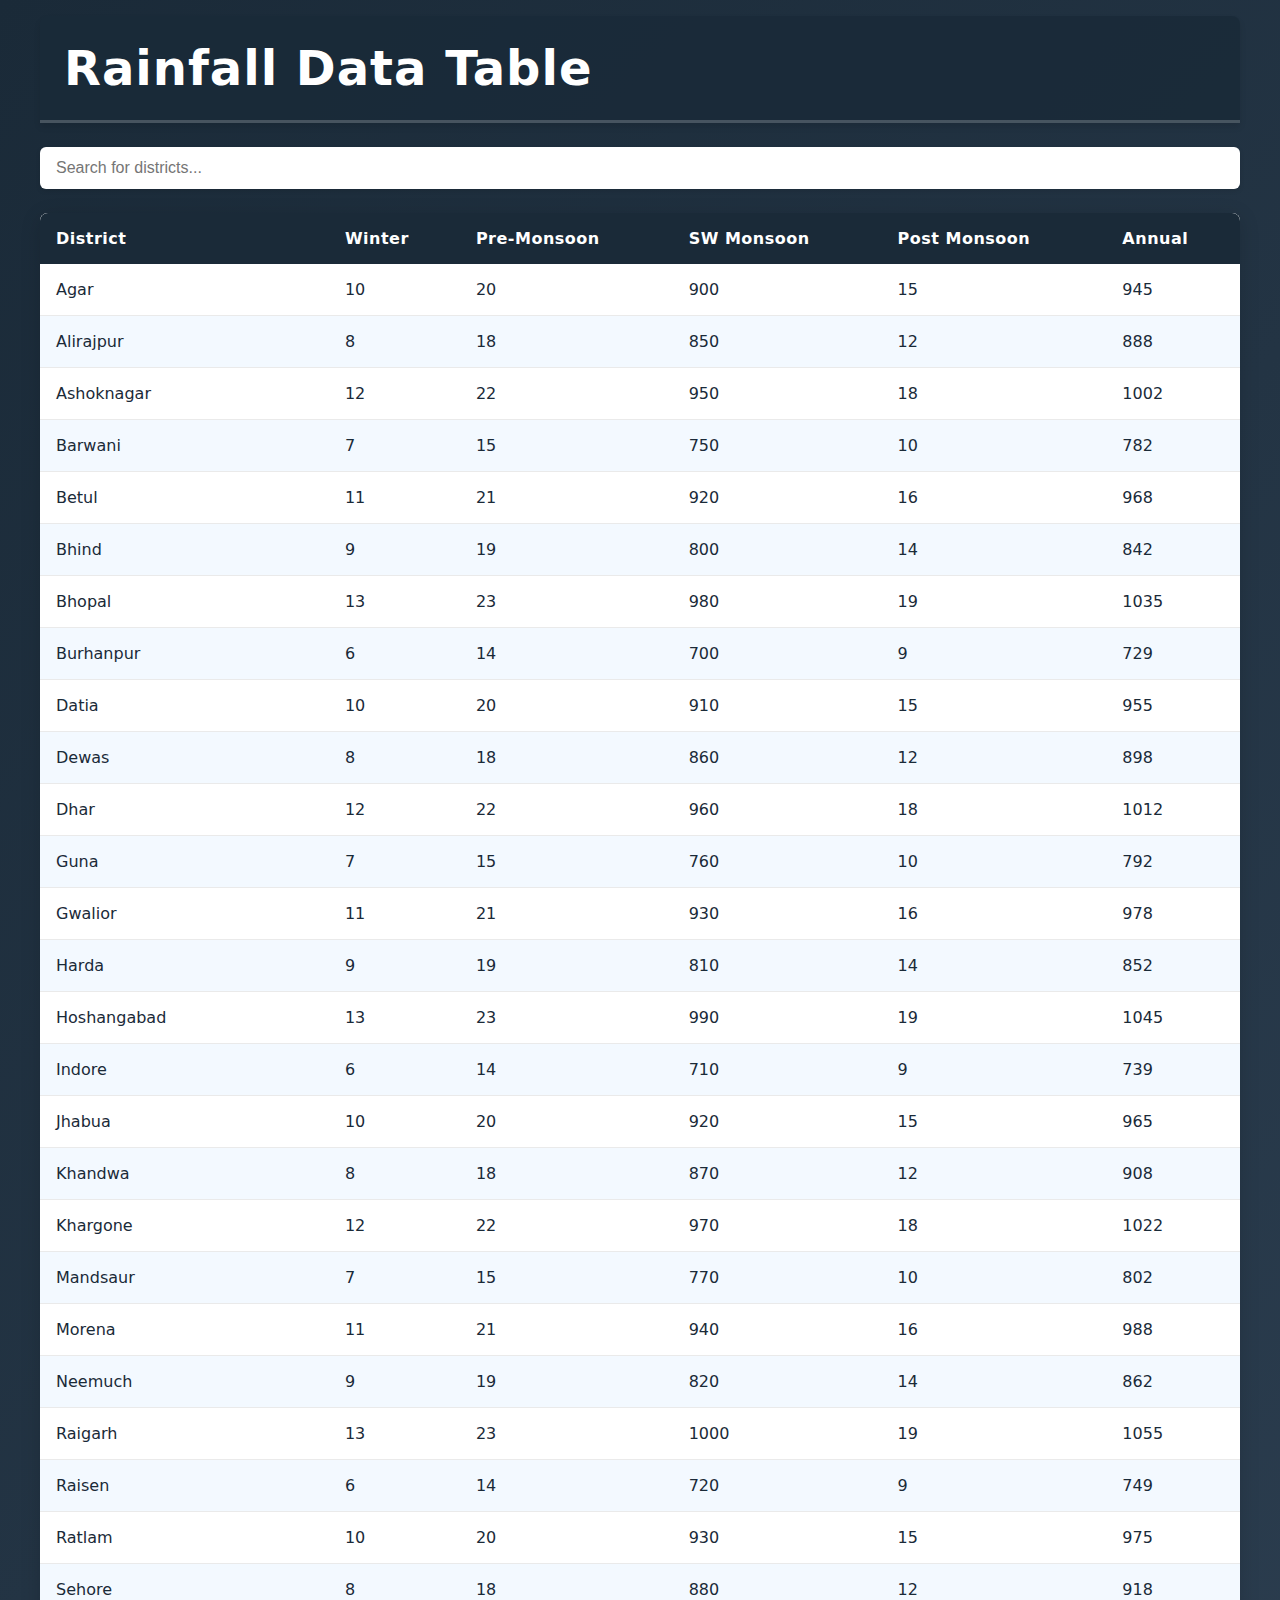
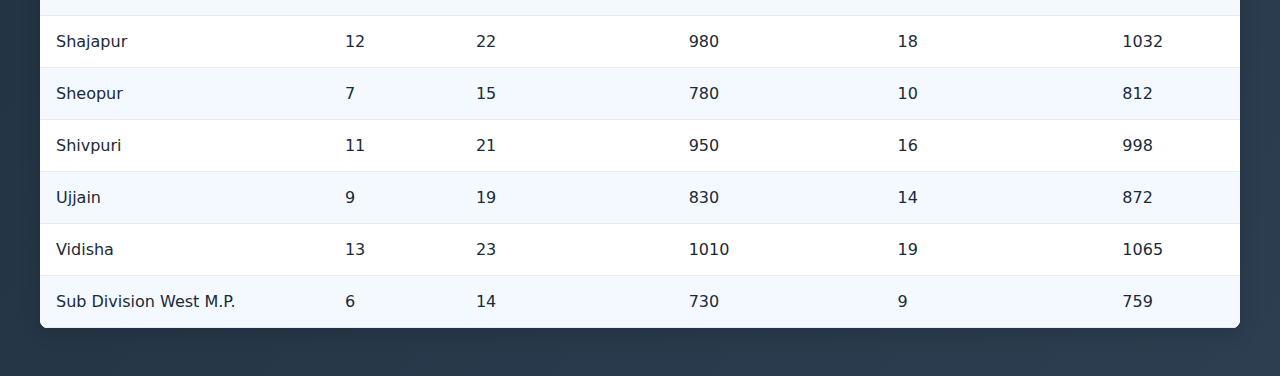
<file: rain-data.html>
<!DOCTYPE html>
<html lang="en">
<head>
 <meta charset="UTF-8">
 <meta name="viewport" content="width=device-width, initial-scale=1.0">
 <title>Rainfall Data Table</title>
 <style>
  body {
      font-family: system-ui, -apple-system, Arial, Verdana, sans-serif;
      margin: 0;
      padding: 0;
      background: linear-gradient(135deg, rgb(26, 42, 56), rgb(44, 62, 80));
      color: #ffffff;
      min-height: 100vh;
    }

    .container {
      max-width: 1200px;
      margin: 0 auto;
      padding: 1rem;
    }

    
    h2 {
      margin: 0;
      padding: 1.5rem;
      font-size: 3rem; 
      font-weight: bold;
      text-align: left; 
      color: #ffffff;
      background-color: rgba(26, 42, 56, 0.9);
      border-bottom: 3px solid rgba(255, 255, 255, 0.2);
      border-radius: 8px 8px 0 0;
      box-shadow: 0 4px 6px rgba(0, 0, 0, 0.1);
      letter-spacing: 1px;
      
      top: 0;
      z-index: 2;
    }

    /* Search container styling */
    .search-container {
      margin: 1.5rem 0;
      position: relative;
    }

    /* Input field styling */
    input[type="text"] {
      width: 100%;
      padding: 0.75rem 1rem;
      box-sizing: border-box;
      border: none;
      border-radius: 6px;
      box-shadow: 0 2px 5px rgba(0, 0, 0, 0.1);
      font-size: 1rem;
      transition: all 0.3s ease;
      background-color: #ffffff;
      color: rgb(26, 42, 56);
      
    }

    input[type="text"]:focus {
      outline: none;
      box-shadow: 0 0 0 3px rgba(74, 144, 226, 0.3), 0 2px 5px rgba(0, 0, 0, 0.1);
    }

    /* Table container styling */
    .table-container {
      border-radius: 8px;
      overflow: hidden;
      box-shadow: 0 4px 20px rgba(0, 0, 0, 0.15);
      background-color: #ffffff;
      margin-bottom: 2rem;
    }

    /* Table styling */
    table {
      width: 100%;
      border-collapse: collapse;
      background-color: #ffffff;
      color: rgb(26, 42, 56);
    }

    th, td {
      padding: 1rem;
      text-align: left;
    }

    th {
      background-color: rgb(26, 42, 56);
      color: #ffffff;
      cursor: pointer;
      position: sticky;
      top: 0;
      z-index: 1;
      transition: background-color 0.2s ease;
      font-weight: 600;
      letter-spacing: 0.5px;
    }

    th:hover {
      background-color: rgb(44, 62, 80);
    }

    /* Zebra striping for table rows */
    tr:nth-child(even) {
      background-color: rgba(240, 247, 255, 0.8);
    }

    tr:hover {
      background-color: rgba(74, 144, 226, 0.1);
    }

    td {
      border-bottom: 1px solid #eaeaea;
    }

    /* Responsive table styling */
    @media screen and (max-width: 768px) {
      h2 {
        font-size: 2.5rem;
        padding: 1rem;
      }
      
      .table-container {
        overflow-x: auto;
        -webkit-overflow-scrolling: touch;
      }

      th, td {
        min-width: 120px;
        padding: 0.75rem;
      }
    }
</style>
</head>
<body>
 <div class="container">
   <h2>Rainfall Data Table</h2>
   
   <div class="search-container">
     <input type="text" id="searchInput" onkeyup="searchTable()" placeholder="Search for districts...">
   </div>
   
   <div class="table-container">
     <table id="rainfallTable">
      <thead>
       <tr>
        <th onclick="sortTable(0)">District</th>
        <th onclick="sortTable(1)">Winter</th>
        <th onclick="sortTable(2)">Pre-Monsoon</th>
        <th onclick="sortTable(3)">SW Monsoon</th>
        <th onclick="sortTable(4)">Post Monsoon</th>
        <th onclick="sortTable(5)">Annual</th>
       </tr>
      </thead>
      <tbody>
       <tr>
        <td>Agar</td>
        <td>10</td>
        <td>20</td>
        <td>900</td>
        <td>15</td>
        <td>945</td>
       </tr>
       <tr>
        <td>Alirajpur</td>
        <td>8</td>
        <td>18</td>
        <td>850</td>
        <td>12</td>
        <td>888</td>
       </tr>
       <tr>
        <td>Ashoknagar</td>
        <td>12</td>
        <td>22</td>
        <td>950</td>
        <td>18</td>
        <td>1002</td>
       </tr>
       <tr>
        <td>Barwani</td>
        <td>7</td>
        <td>15</td>
        <td>750</td>
        <td>10</td>
        <td>782</td>
       </tr>
       <tr>
        <td>Betul</td>
        <td>11</td>
        <td>21</td>
        <td>920</td>
        <td>16</td>
        <td>968</td>
       </tr>
       <tr>
        <td>Bhind</td>
        <td>9</td>
        <td>19</td>
        <td>800</td>
        <td>14</td>
        <td>842</td>
       </tr>
       <tr>
        <td>Bhopal</td>
        <td>13</td>
        <td>23</td>
        <td>980</td>
        <td>19</td>
        <td>1035</td>
       </tr>
       <tr>
        <td>Burhanpur</td>
        <td>6</td>
        <td>14</td>
        <td>700</td>
        <td>9</td>
        <td>729</td>
       </tr>
       <tr>
        <td>Datia</td>
        <td>10</td>
        <td>20</td>
        <td>910</td>
        <td>15</td>
        <td>955</td>
       </tr>
       <tr>
        <td>Dewas</td>
        <td>8</td>
        <td>18</td>
        <td>860</td>
        <td>12</td>
        <td>898</td>
       </tr>
       <tr>
        <td>Dhar</td>
        <td>12</td>
        <td>22</td>
        <td>960</td>
        <td>18</td>
        <td>1012</td>
       </tr>
       <tr>
        <td>Guna</td>
        <td>7</td>
        <td>15</td>
        <td>760</td>
        <td>10</td>
        <td>792</td>
       </tr>
       <tr>
        <td>Gwalior</td>
        <td>11</td>
        <td>21</td>
        <td>930</td>
        <td>16</td>
        <td>978</td>
       </tr>
       <tr>
        <td>Harda</td>
        <td>9</td>
        <td>19</td>
        <td>810</td>
        <td>14</td>
        <td>852</td>
       </tr>
       <tr>
        <td>Hoshangabad</td>
        <td>13</td>
        <td>23</td>
        <td>990</td>
        <td>19</td>
        <td>1045</td>
       </tr>
       <tr>
        <td>Indore</td>
        <td>6</td>
        <td>14</td>
        <td>710</td>
        <td>9</td>
        <td>739</td>
       </tr>
       <tr>
        <td>Jhabua</td>
        <td>10</td>
        <td>20</td>
        <td>920</td>
        <td>15</td>
        <td>965</td>
       </tr>
       <tr>
        <td>Khandwa</td>
        <td>8</td>
        <td>18</td>
        <td>870</td>
        <td>12</td>
        <td>908</td>
       </tr>
       <tr>
        <td>Khargone</td>
        <td>12</td>
        <td>22</td>
        <td>970</td>
        <td>18</td>
        <td>1022</td>
       </tr>
       <tr>
        <td>Mandsaur</td>
        <td>7</td>
        <td>15</td>
        <td>770</td>
        <td>10</td>
        <td>802</td>
       </tr>
       <tr>
        <td>Morena</td>
        <td>11</td>
        <td>21</td>
        <td>940</td>
        <td>16</td>
        <td>988</td>
       </tr>
       <tr>
        <td>Neemuch</td>
        <td>9</td>
        <td>19</td>
        <td>820</td>
        <td>14</td>
        <td>862</td>
       </tr>
       <tr>
        <td>Raigarh</td>
        <td>13</td>
        <td>23</td>
        <td>1000</td>
        <td>19</td>
        <td>1055</td>
       </tr>
       <tr>
        <td>Raisen</td>
        <td>6</td>
        <td>14</td>
        <td>720</td>
        <td>9</td>
        <td>749</td>
       </tr>
       <tr>
        <td>Ratlam</td>
        <td>10</td>
        <td>20</td>
        <td>930</td>
        <td>15</td>
        <td>975</td>
       </tr>
       <tr>
        <td>Sehore</td>
        <td>8</td>
        <td>18</td>
        <td>880</td>
        <td>12</td>
        <td>918</td>
       </tr>
       <tr>
        <td>Shajapur</td>
        <td>12</td>
        <td>22</td>
        <td>980</td>
        <td>18</td>
        <td>1032</td>
       </tr>
       <tr>
        <td>Sheopur</td>
        <td>7</td>
        <td>15</td>
        <td>780</td>
        <td>10</td>
        <td>812</td>
       </tr>
       <tr>
        <td>Shivpuri</td>
        <td>11</td>
        <td>21</td>
        <td>950</td>
        <td>16</td>
        <td>998</td>
       </tr>
       <tr>
        <td>Ujjain</td>
        <td>9</td>
        <td>19</td>
        <td>830</td>
        <td>14</td>
        <td>872</td>
       </tr>
       <tr>
        <td>Vidisha</td>
        <td>13</td>
        <td>23</td>
        <td>1010</td>
        <td>19</td>
        <td>1065</td>
       </tr>
       <tr>
        <td>Sub Division West M.P.</td>
        <td>6</td>
        <td>14</td>
        <td>730</td>
        <td>9</td>
        <td>759</td>
       </tr>
      </tbody>
     </table>
   </div>
 </div>
 
 <script>
  function sortTable(n) {
   var table, rows, switching, i, x, y, shouldSwitch, dir, switchcount = 0;
   table = document.getElementById("rainfallTable");
   switching = true;
   dir = "asc";
   
   // Add sorting indicator
   var headers = table.getElementsByTagName("th");
   for (i = 0; i < headers.length; i++) {
     // Clear existing indicators
     headers[i].innerHTML = headers[i].innerHTML.replace(' ↑', '').replace(' ↓', '');
   }
   
   while (switching) {
    switching = false;
    rows = table.rows;
    for (i = 1; i < (rows.length - 1); i++) {
     shouldSwitch = false;
     x = rows[i].getElementsByTagName("TD")[n];
     y = rows[i + 1].getElementsByTagName("TD")[n];
     
     // Check if the two rows should switch
     if (n === 0) {
       // For text columns (like District name)
       if (dir == "asc") {
        if (x.innerHTML.toLowerCase() > y.innerHTML.toLowerCase()) {
         shouldSwitch = true;
         break;
        }
       } else if (dir == "desc") {
        if (x.innerHTML.toLowerCase() < y.innerHTML.toLowerCase()) {
         shouldSwitch = true;
         break;
        }
       }
     } else {
       // For numeric columns
       if (dir == "asc") {
        if (Number(x.innerHTML) > Number(y.innerHTML)) {
         shouldSwitch = true;
         break;
        }
       } else if (dir == "desc") {
        if (Number(x.innerHTML) < Number(y.innerHTML)) {
         shouldSwitch = true;
         break;
        }
       }
     }
    }
    
    if (shouldSwitch) {
     rows[i].parentNode.insertBefore(rows[i + 1], rows[i]);
     switching = true;
     switchcount++;
    } else {
     if (switchcount == 0 && dir == "asc") {
      dir = "desc";
      switching = true;
     }
    }
   }
   
   // Add sorting indicator to the header
   if (dir == "desc") {
     headers[n].innerHTML += " ↓";
   } else {
     headers[n].innerHTML += " ↑";
   }
  }
  
  function searchTable() {
   var input, filter, table, tr, td, i, txtValue;
   input = document.getElementById("searchInput");
   filter = input.value.toUpperCase();
   table = document.getElementById("rainfallTable");
   tr = table.getElementsByTagName("tr");
   
   for (i = 0; i < tr.length; i++) {
    td = tr[i].getElementsByTagName("td")[0];
    if (td) {
     txtValue = td.textContent || td.innerText;
     if (txtValue.toUpperCase().indexOf(filter) > -1) {
      tr[i].style.display = "";
     } else {
      tr[i].style.display = "none";
     }
    }
   }
  }
 </script>
</body>
</html>
</file>
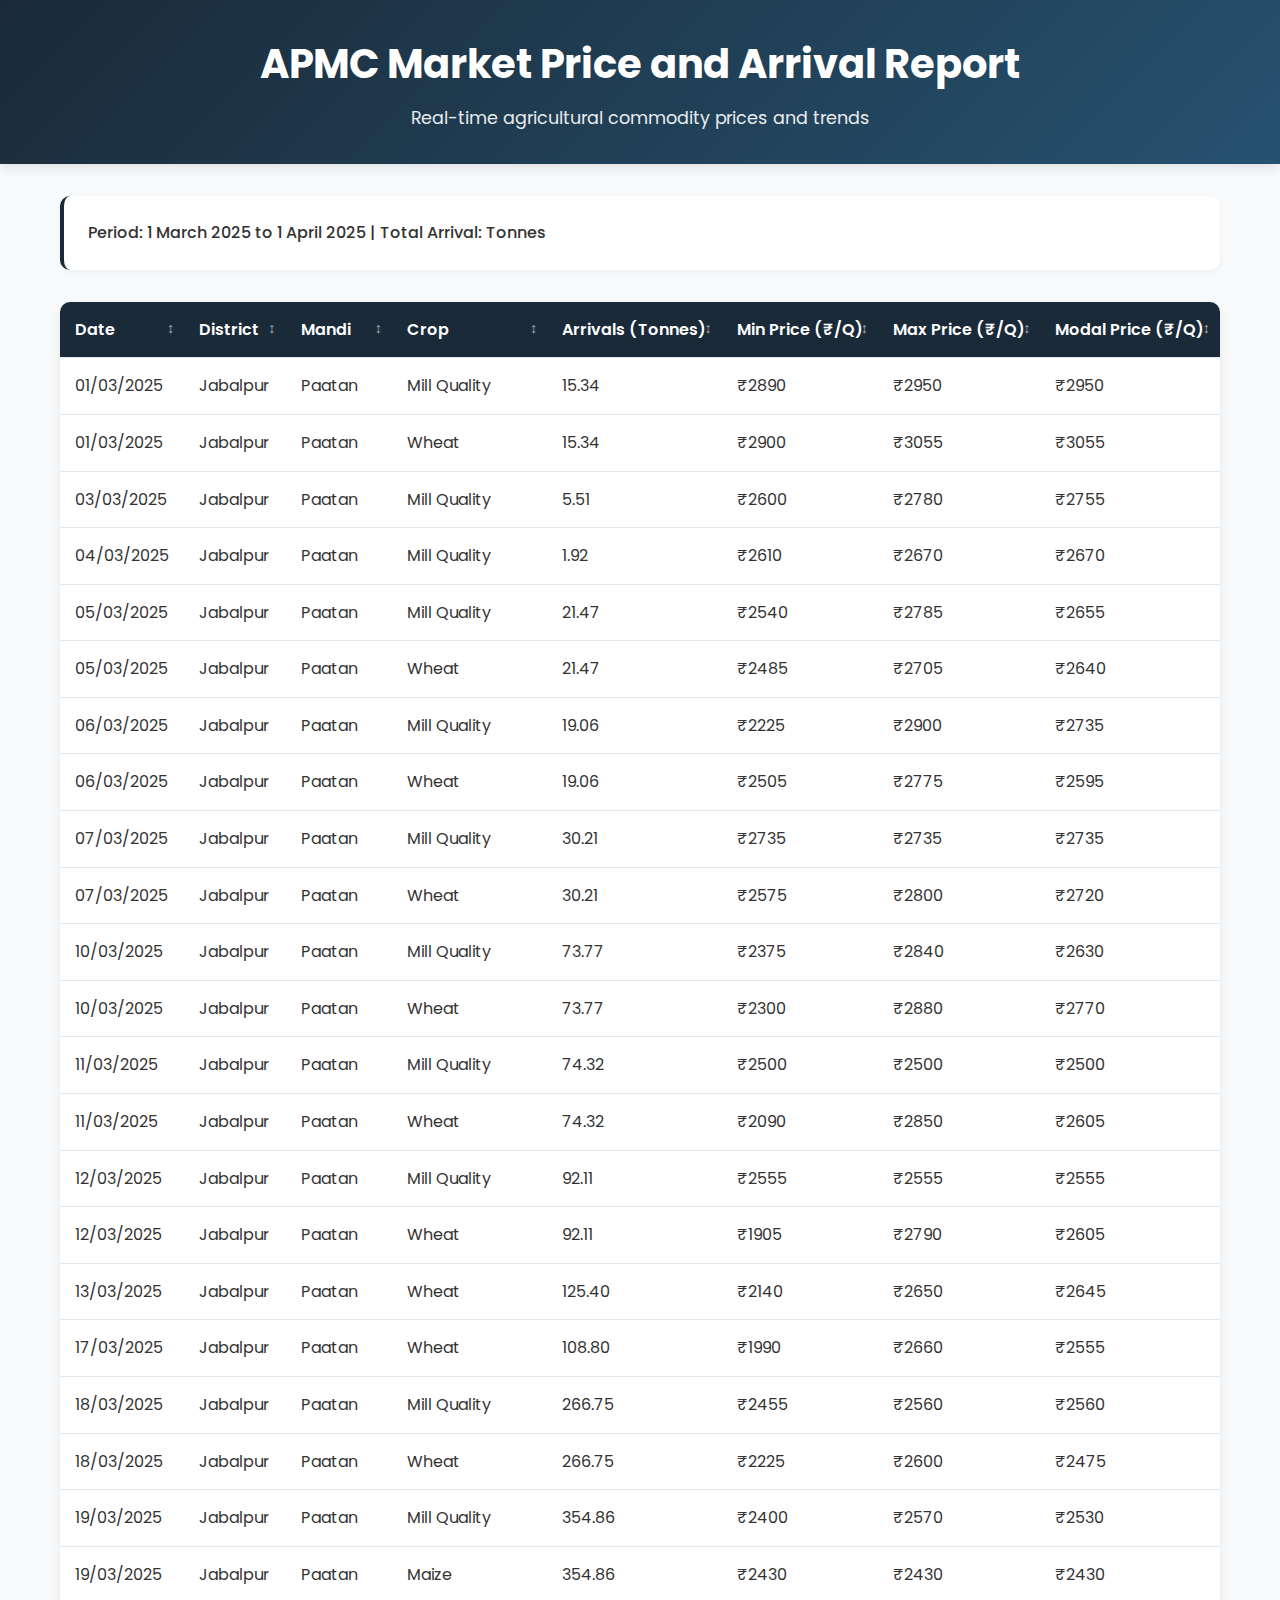
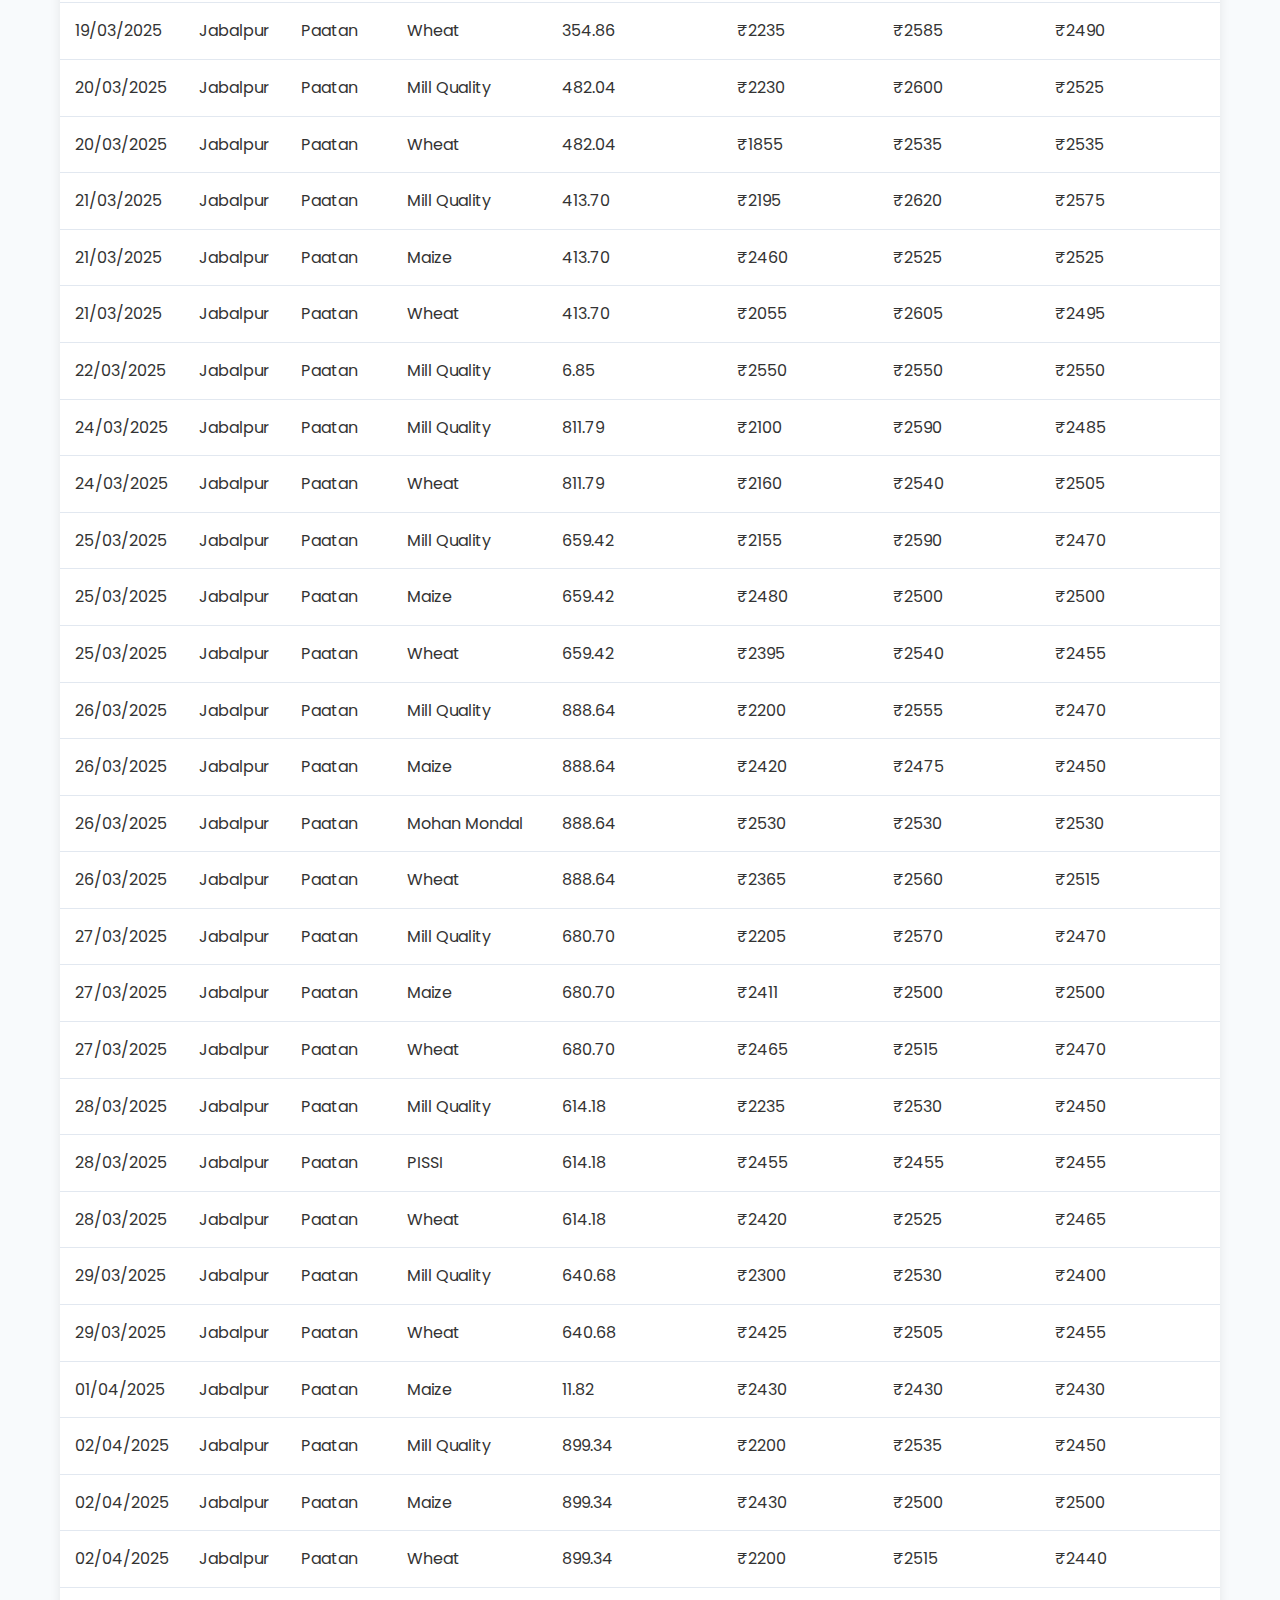
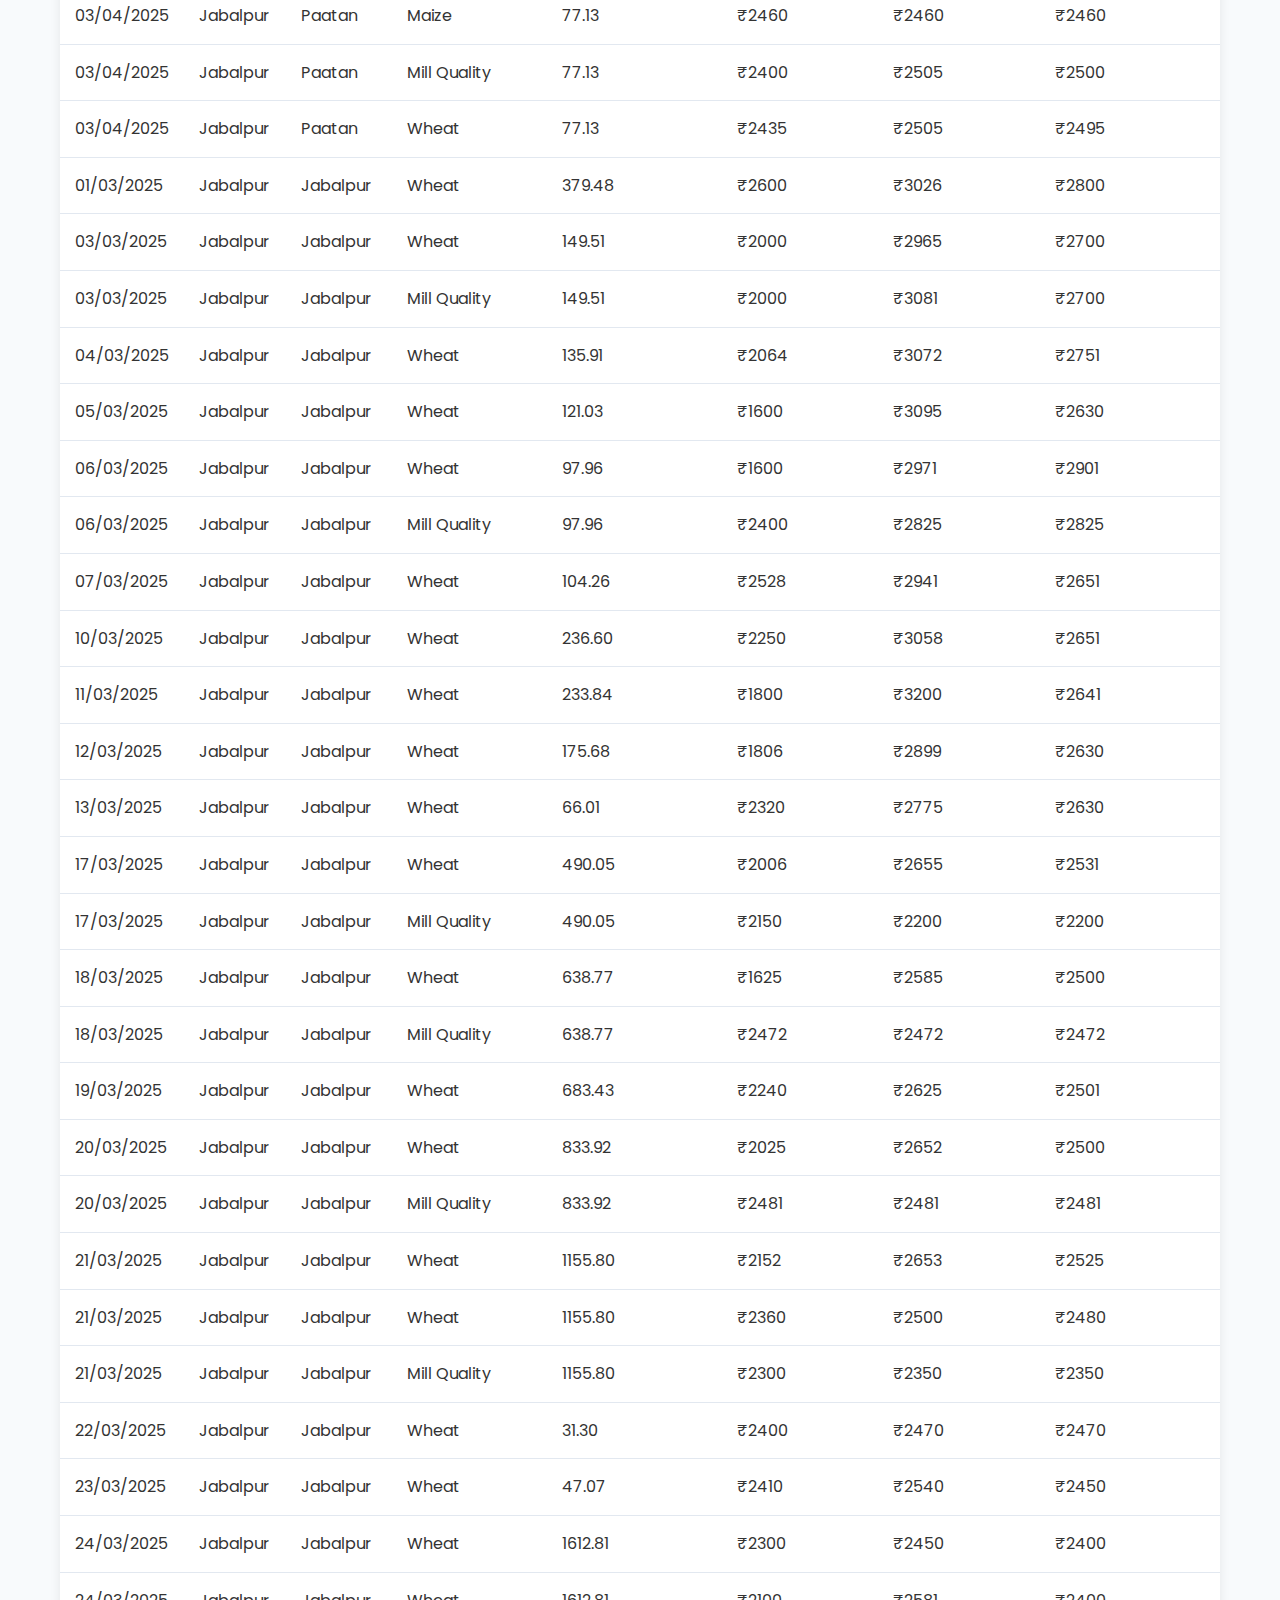
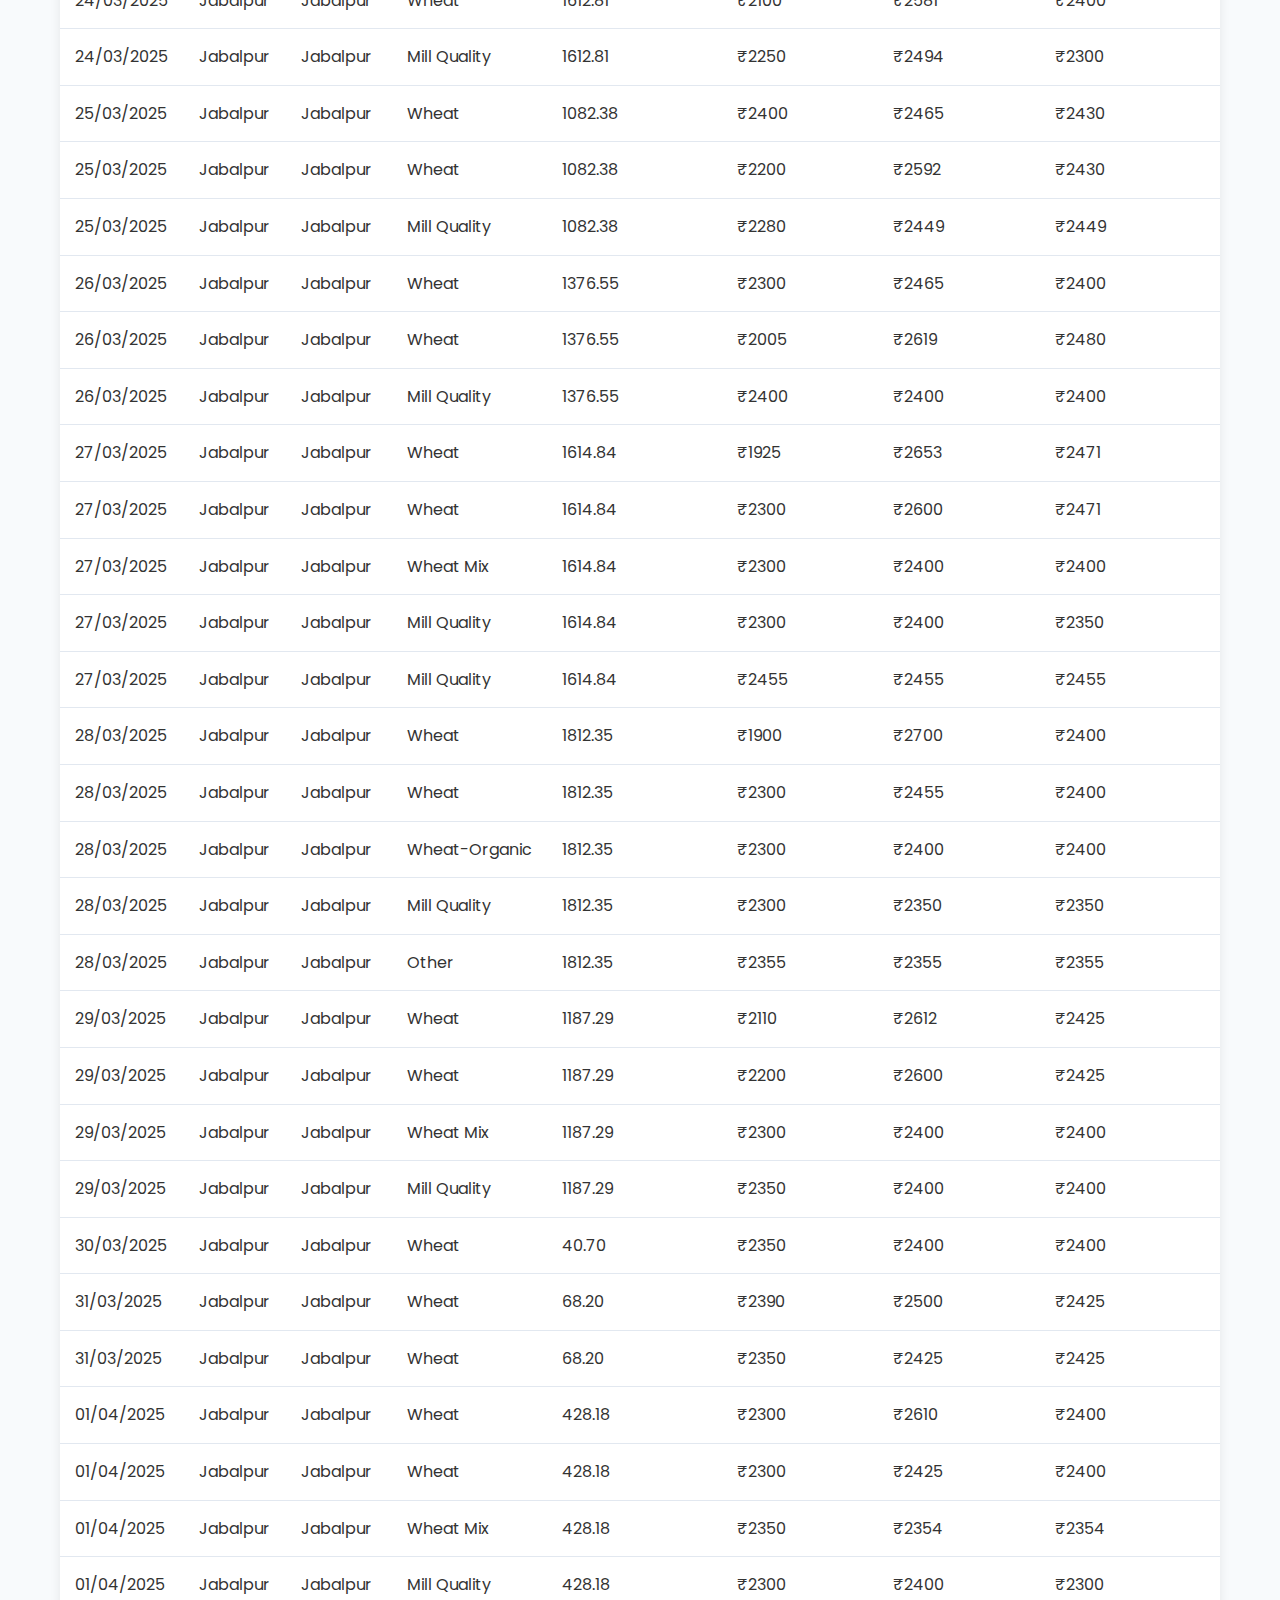
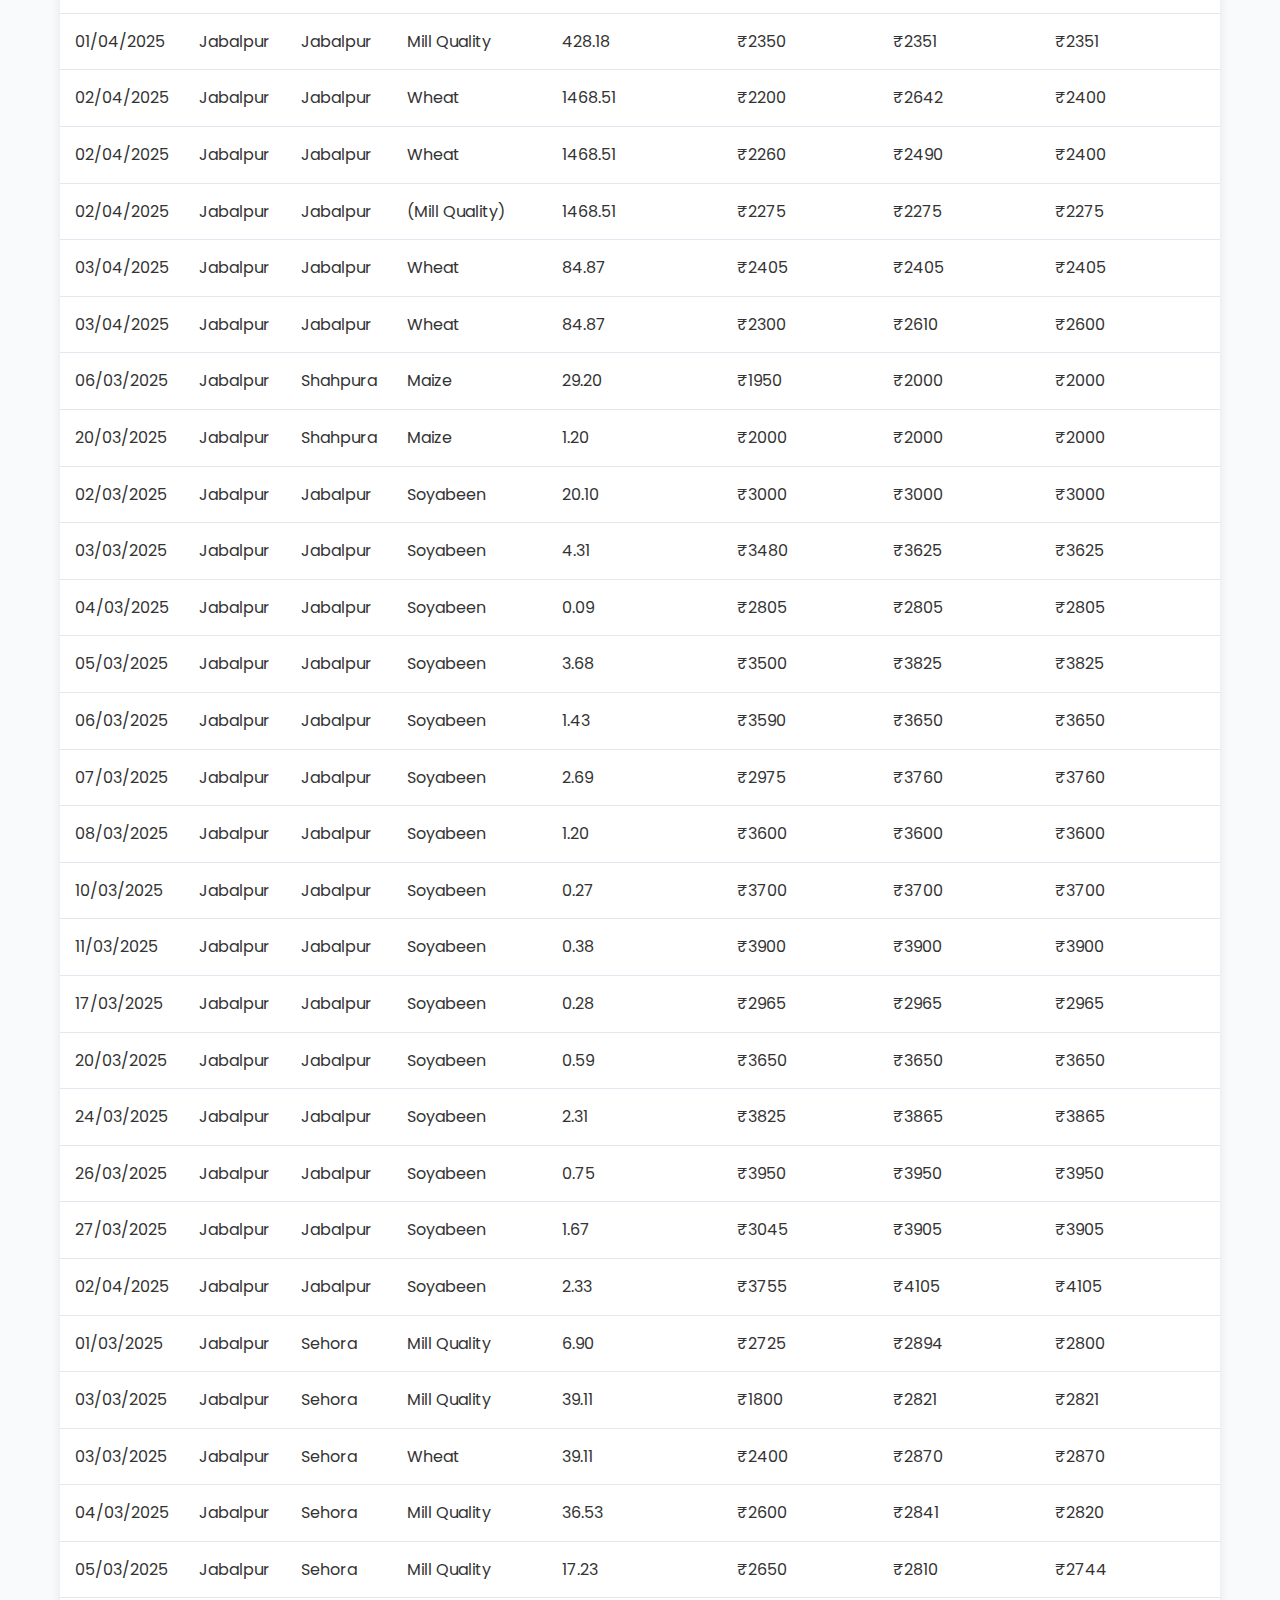
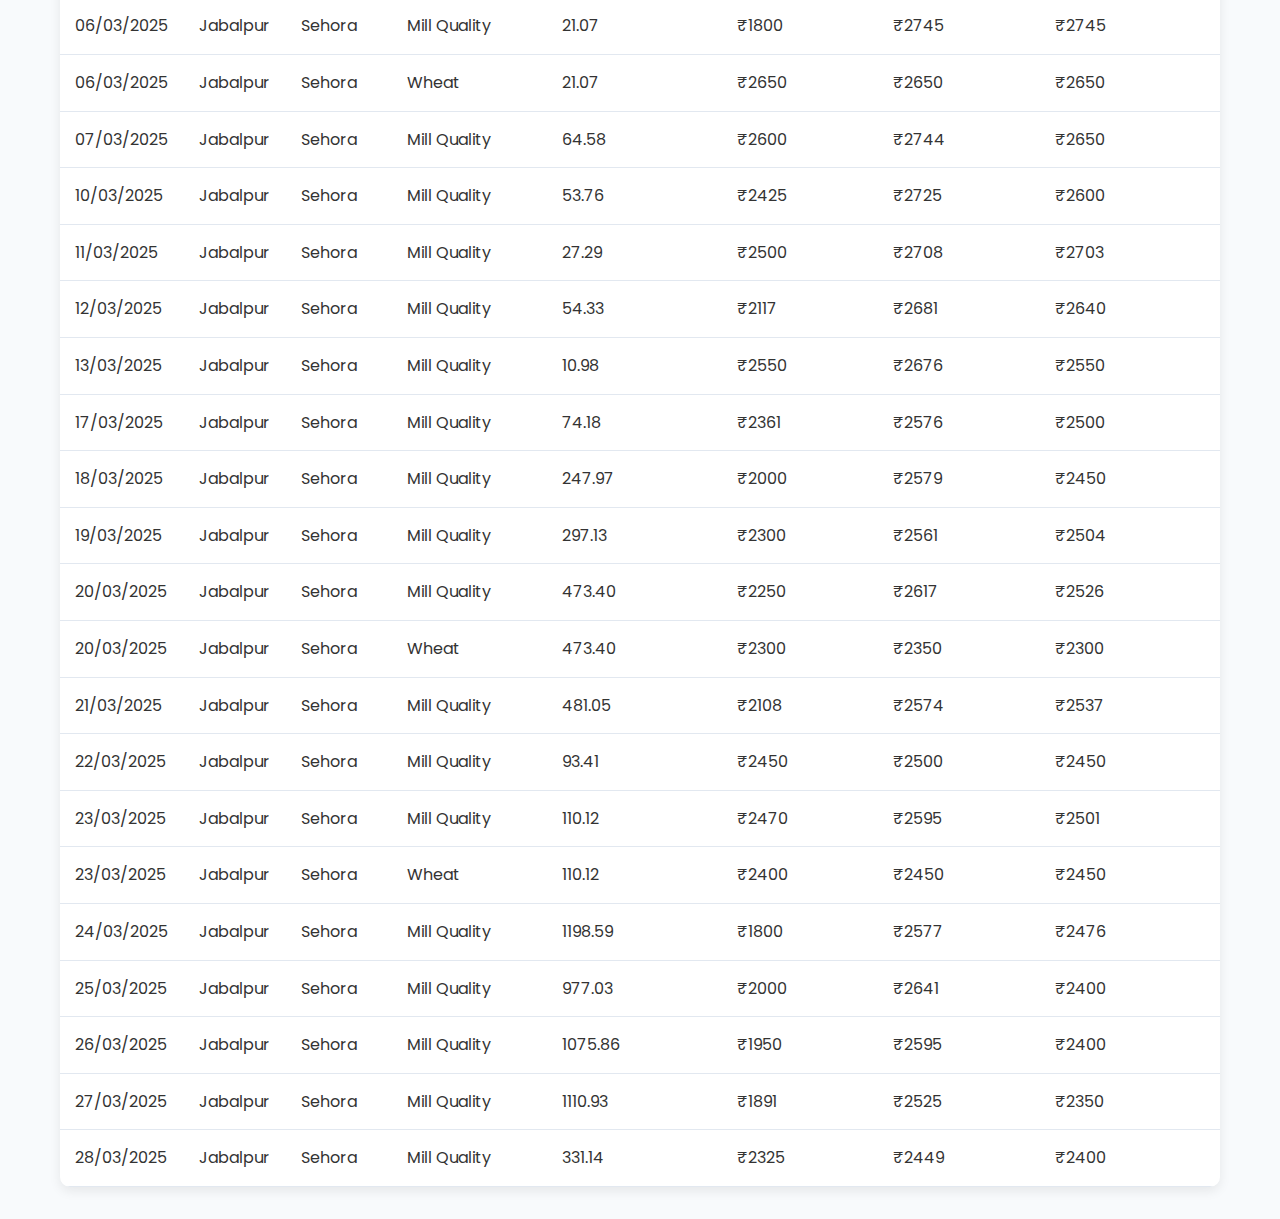
<file: report.html>
<!DOCTYPE html>
<html lang="en">
<head>
    <meta charset="UTF-8">
    <meta name="viewport" content="width=device-width, initial-scale=1.0">
    <title>APMC Market Report</title>
    <style>
        @import url('https://fonts.googleapis.com/css2?family=Poppins:wght@400;500;600;700&display=swap');
        
        * {
            margin: 0;
            padding: 0;
            box-sizing: border-box;
            font-family: 'Poppins', sans-serif;
        }
        
        body {
            background-color: #f8fafc;
            color: #333;
            line-height: 1.6;
        }
        
        .container {
            max-width: 1200px;
            margin: 0 auto;
            padding: 0 20px;
        }
        
        header {
            background: linear-gradient(135deg, rgb(26, 42, 56), rgb(38, 82, 112));
            color: white;
            padding: 2rem 0;
            text-align: center;
            margin-bottom: 2rem;
            box-shadow: 0 4px 12px rgba(0, 0, 0, 0.1);
        }
        
        h1 {
            font-size: 2.5rem;
            font-weight: 700;
            margin-bottom: 0.5rem;
        }
        
        .subtitle {
            font-size: 1.1rem;
            opacity: 0.9;
        }
        
        .stat-card {
            background: white;
            padding: 1.5rem;
            border-radius: 10px;
            margin-bottom: 2rem;
            box-shadow: 0 2px 8px rgba(0, 0, 0, 0.05);
            border-left: 4px solid rgb(26, 42, 56);
            font-weight: 500;
        }
        
        table {
            width: 100%;
            border-collapse: collapse;
            margin: 2rem 0;
            background: white;
            border-radius: 10px;
            overflow: hidden;
            box-shadow: 0 4px 12px rgba(0, 0, 0, 0.08);
        }
        
        th, td {
            padding: 15px;
            text-align: left;
            border-bottom: 1px solid #e2e8f0;
        }
        
        th {
            background-color: rgb(26, 42, 56);
            color: white;
            font-weight: 600;
            cursor: pointer;
            position: relative;
            transition: all 0.2s ease;
        }
        
        th:hover {
            background-color: rgb(38, 82, 112);
        }
        
        th::after {
            content: '↕';
            position: absolute;
            right: 10px;
            opacity: 0.6;
            font-size: 0.9rem;
        }
        
        tr:hover {
            background-color: #f8fafc;
        }
        
        .sort-asc::after {
            content: ' ↑';
        }
        
        .sort-desc::after {
            content: ' ↓';
        }
        
        @media (max-width: 768px) {
            th, td {
                padding: 12px 8px;
                font-size: 0.9rem;
            }
            
            h1 {
                font-size: 2rem;
            }
        }
    </style>
</head>
<body>
    <header>
        <div class="container">
            <h1>APMC Market Price and Arrival Report</h1>
            <p class="subtitle">Real-time agricultural commodity prices and trends</p>
        </div>
    </header>
    
    <div class="container">
        <div class="stat-card">
            Period: 1 March 2025 to 1 April 2025 | Total Arrival: <span id="total-arrival"></span> Tonnes
        </div>

        <!-- Table Section -->
        <table>
            <thead>
                <tr>
                    <th onclick="sortTable('date')">Date</th>
                    <th onclick="sortTable('district')">District</th>
                    <th onclick="sortTable('mandi')">Mandi</th>
                    <th onclick="sortTable('variety')">Crop</th>
                    <th onclick="sortTable('arrivals')">Arrivals (Tonnes)</th>
                    <th onclick="sortTable('min')">Min Price (₹/Q)</th>
                    <th onclick="sortTable('max')">Max Price (₹/Q)</th>
                    <th onclick="sortTable('modal')">Modal Price (₹/Q)</th>
                </tr>
            </thead>
            <tbody id="data-table"></tbody>
        </table>
    </div>

    <script>
        // Sample data (removed previousModal property as it's no longer needed)
        const data = [

            // Jabalpur Paatan wheat
            { district: "Jabalpur", mandi: "Paatan", variety: "Mill Quality", arrivals: 15.34, min: 2890, max: 2950, modal: 2950, date: "03/01/2025" },
            { district: "Jabalpur", mandi: "Paatan", variety: "Wheat", arrivals: 15.34, min: 2900, max: 3055, modal: 3055, date: "03/01/2025" },
            { district: "Jabalpur", mandi: "Paatan", variety: "Mill Quality", arrivals: 5.51, min: 2600, max: 2780, modal: 2755, date: "03/03/2025" },
            { district: "Jabalpur", mandi: "Paatan", variety: "Mill Quality", arrivals: 1.92, min: 2610, max: 2670, modal: 2670, date: "03/04/2025" },
            { district: "Jabalpur", mandi: "Paatan", variety: "Mill Quality", arrivals: 21.47, min: 2540, max: 2785, modal: 2655, date: "03/05/2025" },
            { district: "Jabalpur", mandi: "Paatan", variety: "Wheat", arrivals: 21.47, min: 2485, max: 2705, modal: 2640, date: "03/05/2025" },
            { district: "Jabalpur", mandi: "Paatan", variety: "Mill Quality", arrivals: 19.06, min: 2225, max: 2900, modal: 2735, date: "03/06/2025" },
            { district: "Jabalpur", mandi: "Paatan", variety: "Wheat", arrivals: 19.06, min: 2505, max: 2775, modal: 2595, date: "03/06/2025" },
            { district: "Jabalpur", mandi: "Paatan", variety: "Mill Quality", arrivals: 30.21, min: 2735, max: 2735, modal: 2735, date: "03/07/2025" },
            { district: "Jabalpur", mandi: "Paatan", variety: "Wheat", arrivals: 30.21, min: 2575, max: 2800, modal: 2720, date: "03/07/2025" },
            { district: "Jabalpur", mandi: "Paatan", variety: "Mill Quality", arrivals: 73.77, min: 2375, max: 2840, modal: 2630, date: "03/10/2025" },
            { district: "Jabalpur", mandi: "Paatan", variety: "Wheat", arrivals: 73.77, min: 2300, max: 2880, modal: 2770, date: "03/10/2025" },
            { district: "Jabalpur", mandi: "Paatan", variety: "Mill Quality", arrivals: 74.32, min: 2500, max: 2500, modal: 2500, date: "03/11/2025" },
            { district: "Jabalpur", mandi: "Paatan", variety: "Wheat", arrivals: 74.32, min: 2090, max: 2850, modal: 2605, date: "03/11/2025" },
            { district: "Jabalpur", mandi: "Paatan", variety: "Mill Quality", arrivals: 92.11, min: 2555, max: 2555, modal: 2555, date: "03/12/2025" },
            { district: "Jabalpur", mandi: "Paatan", variety: "Wheat", arrivals: 92.11, min: 1905, max: 2790, modal: 2605, date: "03/12/2025" },
            { district: "Jabalpur", mandi: "Paatan", variety: "Wheat", arrivals: 125.4, min: 2140, max: 2650, modal: 2645, date: "03/13/2025" },
            { district: "Jabalpur", mandi: "Paatan", variety: "Wheat", arrivals: 108.8, min: 1990, max: 2660, modal: 2555, date: "03/17/2025" },
            { district: "Jabalpur", mandi: "Paatan", variety: "Mill Quality", arrivals: 266.75, min: 2455, max: 2560, modal: 2560, date: "03/18/2025" },
            { district: "Jabalpur", mandi: "Paatan", variety: "Wheat", arrivals: 266.75, min: 2225, max: 2600, modal: 2475, date: "03/18/2025" },
            { district: "Jabalpur", mandi: "Paatan", variety: "Mill Quality", arrivals: 354.86, min: 2400, max: 2570, modal: 2530, date: "03/19/2025" },
            { district: "Jabalpur", mandi: "Paatan", variety: "Maize", arrivals: 354.86, min: 2430, max: 2430, modal: 2430, date: "03/19/2025" },
            { district: "Jabalpur", mandi: "Paatan", variety: "Wheat", arrivals: 354.86, min: 2235, max: 2585, modal: 2490, date: "03/19/2025" },
            { district: "Jabalpur", mandi: "Paatan", variety: "Mill Quality", arrivals: 482.04, min: 2230, max: 2600, modal: 2525, date: "03/20/2025" },
            { district: "Jabalpur", mandi: "Paatan", variety: "Wheat", arrivals: 482.04, min: 1855, max: 2535, modal: 2535, date: "03/20/2025" },
            { district: "Jabalpur", mandi: "Paatan", variety: "Mill Quality", arrivals: 413.7, min: 2195, max: 2620, modal: 2575, date: "03/21/2025" },
            { district: "Jabalpur", mandi: "Paatan", variety: "Maize", arrivals: 413.7, min: 2460, max: 2525, modal: 2525, date: "03/21/2025" },
            { district: "Jabalpur", mandi: "Paatan", variety: "Wheat", arrivals: 413.7, min: 2055, max: 2605, modal: 2495, date: "03/21/2025" },
            { district: "Jabalpur", mandi: "Paatan", variety: "Mill Quality", arrivals: 6.85, min: 2550, max: 2550, modal: 2550, date: "03/22/2025" },
            { district: "Jabalpur", mandi: "Paatan", variety: "Mill Quality", arrivals: 811.79, min: 2100, max: 2590, modal: 2485, date: "03/24/2025" },
            { district: "Jabalpur", mandi: "Paatan", variety: "Wheat", arrivals: 811.79, min: 2160, max: 2540, modal: 2505, date: "03/24/2025" },
            { district: "Jabalpur", mandi: "Paatan", variety: "Mill Quality", arrivals: 659.42, min: 2155, max: 2590, modal: 2470, date: "03/25/2025" },
            { district: "Jabalpur", mandi: "Paatan", variety: "Maize", arrivals: 659.42, min: 2480, max: 2500, modal: 2500, date: "03/25/2025" },
            { district: "Jabalpur", mandi: "Paatan", variety: "Wheat", arrivals: 659.42, min: 2395, max: 2540, modal: 2455, date: "03/25/2025" },
            { district: "Jabalpur", mandi: "Paatan", variety: "Mill Quality", arrivals: 888.64, min: 2200, max: 2555, modal: 2470, date: "03/26/2025" },
            { district: "Jabalpur", mandi: "Paatan", variety: "Maize", arrivals: 888.64, min: 2420, max: 2475, modal: 2450, date: "03/26/2025" },
            { district: "Jabalpur", mandi: "Paatan", variety: "Mohan Mondal", arrivals: 888.64, min: 2530, max: 2530, modal: 2530, date: "03/26/2025" },
            { district: "Jabalpur", mandi: "Paatan", variety: "Wheat", arrivals: 888.64, min: 2365, max: 2560, modal: 2515, date: "03/26/2025" },
            { district: "Jabalpur", mandi: "Paatan", variety: "Mill Quality", arrivals: 680.7, min: 2205, max: 2570, modal: 2470, date: "03/27/2025" },
            { district: "Jabalpur", mandi: "Paatan", variety: "Maize", arrivals: 680.7, min: 2411, max: 2500, modal: 2500, date: "03/27/2025" },
            { district: "Jabalpur", mandi: "Paatan", variety: "Wheat", arrivals: 680.7, min: 2465, max: 2515, modal: 2470, date: "03/27/2025" },
            { district: "Jabalpur", mandi: "Paatan", variety: "Mill Quality", arrivals: 614.18, min: 2235, max: 2530, modal: 2450, date: "03/28/2025" },
            { district: "Jabalpur", mandi: "Paatan", variety: "PISSI", arrivals: 614.18, min: 2455, max: 2455, modal: 2455, date: "03/28/2025" },
            { district: "Jabalpur", mandi: "Paatan", variety: "Wheat", arrivals: 614.18, min: 2420, max: 2525, modal: 2465, date: "03/28/2025" },
            { district: "Jabalpur", mandi: "Paatan", variety: "Mill Quality", arrivals: 640.68, min: 2300, max: 2530, modal: 2400, date: "03/29/2025" },
            { district: "Jabalpur", mandi: "Paatan", variety: "Wheat", arrivals: 640.68, min: 2425, max: 2505, modal: 2455, date: "03/29/2025" },
            { district: "Jabalpur", mandi: "Paatan", variety: "Maize", arrivals: 11.82, min: 2430, max: 2430, modal: 2430, date: "04/01/2025" },
            { district: "Jabalpur", mandi: "Paatan", variety: "Mill Quality", arrivals: 899.34, min: 2200, max: 2535, modal: 2450, date: "04/02/2025" },
            { district: "Jabalpur", mandi: "Paatan", variety: "Maize", arrivals: 899.34, min: 2430, max: 2500, modal: 2500, date: "04/02/2025" },
            { district: "Jabalpur", mandi: "Paatan", variety: "Wheat", arrivals: 899.34, min: 2200, max: 2515, modal: 2440, date: "04/02/2025" },
            { district: "Jabalpur", mandi: "Paatan", variety: "Maize", arrivals: 77.13, min: 2460, max: 2460, modal: 2460, date: "04/03/2025" },
            { district: "Jabalpur", mandi: "Paatan", variety: "Mill Quality", arrivals: 77.13, min: 2400, max: 2505, modal: 2500, date: "04/03/2025" },
            { district: "Jabalpur", mandi: "Paatan", variety: "Wheat", arrivals: 77.13, min: 2435, max: 2505, modal: 2495, date: "04/03/2025" },

            // Jabalpur Jabalpur Wheat

            { district: "Jabalpur", mandi: "Jabalpur", variety: "Wheat", arrivals: 379.48, min: 2600, max: 3026, modal: 2800, date: "03/01/2025" },
            { district: "Jabalpur", mandi: "Jabalpur", variety: "Wheat", arrivals: 149.51, min: 2000, max: 2965, modal: 2700, date: "03/03/2025" },
            { district: "Jabalpur", mandi: "Jabalpur", variety: "Mill Quality", arrivals: 149.51, min: 2000, max: 3081, modal: 2700, date: "03/03/2025" },
            { district: "Jabalpur", mandi: "Jabalpur", variety: "Wheat", arrivals: 135.91, min: 2064, max: 3072, modal: 2751, date: "03/04/2025" },
            { district: "Jabalpur", mandi: "Jabalpur", variety: "Wheat", arrivals: 121.03, min: 1600, max: 3095, modal: 2630, date: "03/05/2025" },
            { district: "Jabalpur", mandi: "Jabalpur", variety: "Wheat", arrivals: 97.96, min: 1600, max: 2971, modal: 2901, date: "03/06/2025" },
            { district: "Jabalpur", mandi: "Jabalpur", variety: "Mill Quality", arrivals: 97.96, min: 2400, max: 2825, modal: 2825, date: "03/06/2025" },
            { district: "Jabalpur", mandi: "Jabalpur", variety: "Wheat", arrivals: 104.26, min: 2528, max: 2941, modal: 2651, date: "03/07/2025" },
            { district: "Jabalpur", mandi: "Jabalpur", variety: "Wheat", arrivals: 236.6, min: 2250, max: 3058, modal: 2651, date: "03/10/2025" },
            { district: "Jabalpur", mandi: "Jabalpur", variety: "Wheat", arrivals: 233.84, min: 1800, max: 3200, modal: 2641, date: "03/11/2025" },
            { district: "Jabalpur", mandi: "Jabalpur", variety: "Wheat", arrivals: 175.68, min: 1806, max: 2899, modal: 2630, date: "03/12/2025" },
            { district: "Jabalpur", mandi: "Jabalpur", variety: "Wheat", arrivals: 66.01, min: 2320, max: 2775, modal: 2630, date: "03/13/2025" },
            { district: "Jabalpur", mandi: "Jabalpur", variety: "Wheat", arrivals: 490.05, min: 2006, max: 2655, modal: 2531, date: "03/17/2025" },
            { district: "Jabalpur", mandi: "Jabalpur", variety: "Mill Quality", arrivals: 490.05, min: 2150, max: 2200, modal: 2200, date: "03/17/2025" },
            { district: "Jabalpur", mandi: "Jabalpur", variety: "Wheat", arrivals: 638.77, min: 1625, max: 2585, modal: 2500, date: "03/18/2025" },
            { district: "Jabalpur", mandi: "Jabalpur", variety: "Mill Quality", arrivals: 638.77, min: 2472, max: 2472, modal: 2472, date: "03/18/2025" },
            { district: "Jabalpur", mandi: "Jabalpur", variety: "Wheat", arrivals: 683.43, min: 2240, max: 2625, modal: 2501, date: "03/19/2025" },
            { district: "Jabalpur", mandi: "Jabalpur", variety: "Wheat", arrivals: 833.92, min: 2025, max: 2652, modal: 2500, date: "03/20/2025" },
            { district: "Jabalpur", mandi: "Jabalpur", variety: "Mill Quality", arrivals: 833.92, min: 2481, max: 2481, modal: 2481, date: "03/20/2025" },
            { district: "Jabalpur", mandi: "Jabalpur", variety: "Wheat", arrivals: 1155.8, min: 2152, max: 2653, modal: 2525, date: "03/21/2025" },
            { district: "Jabalpur", mandi: "Jabalpur", variety: "Wheat", arrivals: 1155.8, min: 2360, max: 2500, modal: 2480, date: "03/21/2025" },
            { district: "Jabalpur", mandi: "Jabalpur", variety: "Mill Quality", arrivals: 1155.8, min: 2300, max: 2350, modal: 2350, date: "03/21/2025" },
            { district: "Jabalpur", mandi: "Jabalpur", variety: "Wheat", arrivals: 31.3, min: 2400, max: 2470, modal: 2470, date: "03/22/2025" },
            { district: "Jabalpur", mandi: "Jabalpur", variety: "Wheat", arrivals: 47.07, min: 2410, max: 2540, modal: 2450, date: "03/23/2025" },
            { district: "Jabalpur", mandi: "Jabalpur", variety: "Wheat", arrivals: 1612.81, min: 2300, max: 2450, modal: 2400, date: "03/24/2025" },
            { district: "Jabalpur", mandi: "Jabalpur", variety: "Wheat", arrivals: 1612.81, min: 2100, max: 2581, modal: 2400, date: "03/24/2025" },
            { district: "Jabalpur", mandi: "Jabalpur", variety: "Mill Quality", arrivals: 1612.81, min: 2250, max: 2494, modal: 2300, date: "03/24/2025" },
            { district: "Jabalpur", mandi: "Jabalpur", variety: "Wheat", arrivals: 1082.38, min: 2400, max: 2465, modal: 2430, date: "03/25/2025" },
            { district: "Jabalpur", mandi: "Jabalpur", variety: "Wheat", arrivals: 1082.38, min: 2200, max: 2592, modal: 2430, date: "03/25/2025" },
            { district: "Jabalpur", mandi: "Jabalpur", variety: "Mill Quality", arrivals: 1082.38, min: 2280, max: 2449, modal: 2449, date: "03/25/2025" },
            { district: "Jabalpur", mandi: "Jabalpur", variety: "Wheat", arrivals: 1376.55, min: 2300, max: 2465, modal: 2400, date: "03/26/2025" },
            { district: "Jabalpur", mandi: "Jabalpur", variety: "Wheat", arrivals: 1376.55, min: 2005, max: 2619, modal: 2480, date: "03/26/2025" },
            { district: "Jabalpur", mandi: "Jabalpur", variety: "Mill Quality", arrivals: 1376.55, min: 2400, max: 2400, modal: 2400, date: "03/26/2025" },
            { district: "Jabalpur", mandi: "Jabalpur", variety: "Wheat", arrivals: 1614.84, min: 1925, max: 2653, modal: 2471, date: "03/27/2025" },
            { district: "Jabalpur", mandi: "Jabalpur", variety: "Wheat", arrivals: 1614.84, min: 2300, max: 2600, modal: 2471, date: "03/27/2025" },
            { district: "Jabalpur", mandi: "Jabalpur", variety: "Wheat Mix", arrivals: 1614.84, min: 2300, max: 2400, modal: 2400, date: "03/27/2025" },
            { district: "Jabalpur", mandi: "Jabalpur", variety: "Mill Quality", arrivals: 1614.84, min: 2300, max: 2400, modal: 2350, date: "03/27/2025" },
            { district: "Jabalpur", mandi: "Jabalpur", variety: "Mill Quality", arrivals: 1614.84, min: 2455, max: 2455, modal: 2455, date: "03/27/2025" },
            { district: "Jabalpur", mandi: "Jabalpur", variety: "Wheat", arrivals: 1812.35, min: 1900, max: 2700, modal: 2400, date: "03/28/2025" },
            { district: "Jabalpur", mandi: "Jabalpur", variety: "Wheat", arrivals: 1812.35, min: 2300, max: 2455, modal: 2400, date: "03/28/2025" },
            { district: "Jabalpur", mandi: "Jabalpur", variety: "Wheat-Organic", arrivals: 1812.35, min: 2300, max: 2400, modal: 2400, date: "03/28/2025" },
            { district: "Jabalpur", mandi: "Jabalpur", variety: "Mill Quality", arrivals: 1812.35, min: 2300, max: 2350, modal: 2350, date: "03/28/2025" },
            { district: "Jabalpur", mandi: "Jabalpur", variety: "Other", arrivals: 1812.35, min: 2355, max: 2355, modal: 2355, date: "03/28/2025" },
            { district: "Jabalpur", mandi: "Jabalpur", variety: "Wheat", arrivals: 1187.29, min: 2110, max: 2612, modal: 2425, date: "03/29/2025" },
            { district: "Jabalpur", mandi: "Jabalpur", variety: "Wheat", arrivals: 1187.29, min: 2200, max: 2600, modal: 2425, date: "03/29/2025" },
            { district: "Jabalpur", mandi: "Jabalpur", variety: "Wheat Mix", arrivals: 1187.29, min: 2300, max: 2400, modal: 2400, date: "03/29/2025" },
            { district: "Jabalpur", mandi: "Jabalpur", variety: "Mill Quality", arrivals: 1187.29, min: 2350, max: 2400, modal: 2400, date: "03/29/2025" },
            { district: "Jabalpur", mandi: "Jabalpur", variety: "Wheat", arrivals: 40.7, min: 2350, max: 2400, modal: 2400, date: "03/30/2025" },
            { district: "Jabalpur", mandi: "Jabalpur", variety: "Wheat", arrivals: 68.2, min: 2390, max: 2500, modal: 2425, date: "03/31/2025" },
            { district: "Jabalpur", mandi: "Jabalpur", variety: "Wheat", arrivals: 68.2, min: 2350, max: 2425, modal: 2425, date: "03/31/2025" },
            { district: "Jabalpur", mandi: "Jabalpur", variety: "Wheat", arrivals: 428.18, min: 2300, max: 2610, modal: 2400, date: "04/01/2025" },
            { district: "Jabalpur", mandi: "Jabalpur", variety: "Wheat", arrivals: 428.18, min: 2300, max: 2425, modal: 2400, date: "04/01/2025" },
            { district: "Jabalpur", mandi: "Jabalpur", variety: "Wheat Mix", arrivals: 428.18, min: 2350, max: 2354, modal: 2354, date: "04/01/2025" },
            { district: "Jabalpur", mandi: "Jabalpur", variety: "Mill Quality", arrivals: 428.18, min: 2300, max: 2400, modal: 2300, date: "04/01/2025" },
            { district: "Jabalpur", mandi: "Jabalpur", variety: "Mill Quality", arrivals: 428.18, min: 2350, max: 2351, modal: 2351, date: "04/01/2025" },
            { district: "Jabalpur", mandi: "Jabalpur", variety: "Wheat", arrivals: 1468.51, min: 2200, max: 2642, modal: 2400, date: "04/02/2025" },
            { district: "Jabalpur", mandi: "Jabalpur", variety: "Wheat", arrivals: 1468.51, min: 2260, max: 2490, modal: 2400, date: "04/02/2025" },
            { district: "Jabalpur", mandi: "Jabalpur", variety: "(Mill Quality)", arrivals: 1468.51, min: 2275, max: 2275, modal: 2275, date: "04/02/2025" },
            { district: "Jabalpur", mandi: "Jabalpur", variety: "Wheat", arrivals: 84.87, min: 2405, max: 2405, modal: 2405, date: "04/03/2025" },
            { district: "Jabalpur", mandi: "Jabalpur", variety: "Wheat", arrivals: 84.87, min: 2300, max: 2610, modal: 2600, date: "04/03/2025" },

            //Jabalpur Shahpura Maize

            { district: "Jabalpur", mandi: "Shahpura", variety: "Maize", arrivals: 29.2,min: 1950, max: 2000, modal: 2000, date: "03/06/2025" },
            { district: "Jabalpur", mandi: "Shahpura", variety: "Maize", arrivals: 1.2,  min: 2000, max: 2000, modal: 2000, date: "03/20/2025" },

            // Soyabeen-jabalpur-jabalpur

            { district: "Jabalpur", mandi: "Jabalpur", variety: "Soyabeen", arrivals: 20.1, min: 3000, max: 3000, modal: 3000, date: "03/02/2025" },
            { district: "Jabalpur", mandi: "Jabalpur", variety: "Soyabeen", arrivals: 4.31, min: 3480, max: 3625, modal: 3625, date: "03/03/2025" },
            { district: "Jabalpur", mandi: "Jabalpur", variety: "Soyabeen", arrivals: 0.09, min: 2805, max: 2805, modal: 2805, date: "03/04/2025" },
            { district: "Jabalpur", mandi: "Jabalpur", variety: "Soyabeen", arrivals: 3.68, min: 3500, max: 3825, modal: 3825, date: "03/05/2025" },
            { district: "Jabalpur", mandi: "Jabalpur", variety: "Soyabeen", arrivals: 1.43, min: 3590, max: 3650, modal: 3650, date: "03/06/2025" },
            { district: "Jabalpur", mandi: "Jabalpur", variety: "Soyabeen", arrivals: 2.69, min: 2975, max: 3760, modal: 3760, date: "03/07/2025" },
            { district: "Jabalpur", mandi: "Jabalpur", variety: "Soyabeen", arrivals: 1.2, min: 3600, max: 3600, modal: 3600, date: "03/08/2025" },
            { district: "Jabalpur", mandi: "Jabalpur", variety: "Soyabeen", arrivals: 0.27, min: 3700, max: 3700, modal: 3700, date: "03/10/2025" },
            { district: "Jabalpur", mandi: "Jabalpur", variety: "Soyabeen", arrivals: 0.38, min: 3900, max: 3900, modal: 3900, date: "03/11/2025" },
            { district: "Jabalpur", mandi: "Jabalpur", variety: "Soyabeen", arrivals: 0.28, min: 2965, max: 2965, modal: 2965, date: "03/17/2025" },
            { district: "Jabalpur", mandi: "Jabalpur", variety: "Soyabeen", arrivals: 0.59, min: 3650, max: 3650, modal: 3650, date: "03/20/2025" },
            { district: "Jabalpur", mandi: "Jabalpur", variety: "Soyabeen", arrivals: 2.31, min: 3825, max: 3865, modal: 3865, date: "03/24/2025" },
            { district: "Jabalpur", mandi: "Jabalpur", variety: "Soyabeen", arrivals: 0.75, min: 3950, max: 3950, modal: 3950, date: "03/26/2025" },
            { district: "Jabalpur", mandi: "Jabalpur", variety: "Soyabeen", arrivals: 1.67, min: 3045, max: 3905, modal: 3905, date: "03/27/2025" },
            { district: "Jabalpur", mandi: "Jabalpur", variety: "Soyabeen", arrivals: 2.33, min: 3755, max: 4105, modal: 4105, date: "04/02/2025" },

            // wheat-sehora-jabalpur

            { district: "Jabalpur", mandi: "Sehora", variety: "Mill Quality", arrivals: 6.9, min: 2725, max: 2894, modal: 2800, date: "03/01/2025" },
            { district: "Jabalpur", mandi: "Sehora", variety: "Mill Quality", arrivals: 39.11, min: 1800, max: 2821, modal: 2821, date: "03/03/2025" },
            { district: "Jabalpur", mandi: "Sehora", variety: "Wheat", arrivals: 39.11, min: 2400, max: 2870, modal: 2870, date: "03/03/2025" },
            { district: "Jabalpur", mandi: "Sehora", variety: "Mill Quality", arrivals: 36.53, min: 2600, max: 2841, modal: 2820, date: "03/04/2025" },
            { district: "Jabalpur", mandi: "Sehora", variety: "Mill Quality", arrivals: 17.23, min: 2650, max: 2810, modal: 2744, date: "03/05/2025" },
            { district: "Jabalpur", mandi: "Sehora", variety: "Mill Quality", arrivals: 21.07, min: 1800, max: 2745, modal: 2745, date: "03/06/2025" },
            { district: "Jabalpur", mandi: "Sehora", variety: "Wheat", arrivals: 21.07, min: 2650, max: 2650, modal: 2650, date: "03/06/2025" },
            { district: "Jabalpur", mandi: "Sehora", variety: "Mill Quality", arrivals: 64.58, min: 2600, max: 2744, modal: 2650, date: "03/07/2025" },
            { district: "Jabalpur", mandi: "Sehora", variety: "Mill Quality", arrivals: 53.76, min: 2425, max: 2725, modal: 2600, date: "03/10/2025" },
            { district: "Jabalpur", mandi: "Sehora", variety: "Mill Quality", arrivals: 27.29, min: 2500, max: 2708, modal: 2703, date: "03/11/2025" },
            { district: "Jabalpur", mandi: "Sehora", variety: "Mill Quality", arrivals: 54.33, min: 2117, max: 2681, modal: 2640, date: "03/12/2025" },
            { district: "Jabalpur", mandi: "Sehora", variety: "Mill Quality", arrivals: 10.98, min: 2550, max: 2676, modal: 2550, date: "03/13/2025" },
            { district: "Jabalpur", mandi: "Sehora", variety: "Mill Quality", arrivals: 74.18, min: 2361, max: 2576, modal: 2500, date: "03/17/2025" },
            { district: "Jabalpur", mandi: "Sehora", variety: "Mill Quality", arrivals: 247.97, min: 2000, max: 2579, modal: 2450, date: "03/18/2025" },
            { district: "Jabalpur", mandi: "Sehora", variety: "Mill Quality", arrivals: 297.13, min: 2300, max: 2561, modal: 2504, date: "03/19/2025" },
            { district: "Jabalpur", mandi: "Sehora", variety: "Mill Quality", arrivals: 473.4, min: 2250, max: 2617, modal: 2526, date: "03/20/2025" },
            { district: "Jabalpur", mandi: "Sehora", variety: "Wheat", arrivals: 473.4, min: 2300, max: 2350, modal: 2300, date: "03/20/2025" },
            { district: "Jabalpur", mandi: "Sehora", variety: "Mill Quality", arrivals: 481.05, min: 2108, max: 2574, modal: 2537, date: "03/21/2025" },
            { district: "Jabalpur", mandi: "Sehora", variety: "Mill Quality", arrivals: 93.41, min: 2450, max: 2500, modal: 2450, date: "03/22/2025" },
            { district: "Jabalpur", mandi: "Sehora", variety: "Mill Quality", arrivals: 110.12, min: 2470, max: 2595, modal: 2501, date: "03/23/2025" },
            { district: "Jabalpur", mandi: "Sehora", variety: "Wheat", arrivals: 110.12, min: 2400, max: 2450, modal: 2450, date: "03/23/2025" },
            { district: "Jabalpur", mandi: "Sehora", variety: "Mill Quality", arrivals: 1198.59, min: 1800, max: 2577, modal: 2476, date: "03/24/2025" },
            { district: "Jabalpur", mandi: "Sehora", variety: "Mill Quality", arrivals: 977.03, min: 2000, max: 2641, modal: 2400, date: "03/25/2025" },
            { district: "Jabalpur", mandi: "Sehora", variety: "Mill Quality", arrivals: 1075.86, min: 1950, max: 2595, modal: 2400, date: "03/26/2025" },
            { district: "Jabalpur", mandi: "Sehora", variety: "Mill Quality", arrivals: 1110.93, min: 1891, max: 2525, modal: 2350, date: "03/27/2025" },
            { district: "Jabalpur", mandi: "Sehora", variety: "Mill Quality", arrivals: 331.14, min: 2325, max: 2449, modal: 2400, date: "03/28/2025" },
            { district: "Jabalpur", mandi: "Sehora", variety: "Mill Quality", arrivals: null, min: 2345, max: 2598, modal: 2400, date: "03/28/2025" },
            { district: "Jabalpur", mandi: "Sehora", variety: "Mill Quality", arrivals: 152.51, min: 2350, max: 2435, modal: 2410, date: "03/29/2025" },
            { district: "Jabalpur", mandi: "Sehora", variety: "Wheat", arrivals: 152.51, min: 2400, max: 2400, modal: 2400, date: "03/29/2025" },
            { district: "Jabalpur", mandi: "Sehora", variety: "Mill Quality", arrivals: null, min: 2360, max: 2598, modal: 2410, date: "03/29/2025" },
            { district: "Jabalpur", mandi: "Sehora", variety: "Mill Quality", arrivals: 7.63, min: 2598, max: 2598, modal: 2598, date: "03/30/2025" },
            { district: "Jabalpur", mandi: "Sehora", variety: "Mill Quality", arrivals: 238.05, min: 2350, max: 2400, modal: 2400, date: "03/31/2025" },
            { district: "Jabalpur", mandi: "Sehora", variety: "Mill Quality", arrivals: null, min: 2580, max: 2592, modal: 2592, date: "03/31/2025" },
            { district: "Jabalpur", mandi: "Sehora", variety: "Mill Quality", arrivals: 114.89, min: 2350, max: 2400, modal: 2400, date: "04/01/2025" },
            { district: "Jabalpur", mandi: "Sehora", variety: "Mill Quality", arrivals: null, min: 2350, max: 2410, modal: 2400, date: "04/01/2025" },
            { district: "Jabalpur", mandi: "Sehora", variety: "Mill Quality", arrivals: 1065.34, min: 2272, max: 2511, modal: 2427, date: "04/02/2025" },
            { district: "Jabalpur", mandi: "Sehora", variety: "Mill Quality", arrivals: 5, min: 2300, max: 2300, modal: 2300, date: "04/03/2025" },

            // wheat shahpura jabalpur

            { district: "Jabalpur", mandi: "Shahpura", variety: "Mill Quality", arrivals: 35.7, min: 2650, max: 2700, modal: 2650, date: "03/01/2025" },
            { district: "Jabalpur", mandi: "Shahpura", variety: "Mill Quality", arrivals: 7.14, min: 2625, max: 2625, modal: 2625, date: "03/03/2025" },
            { district: "Jabalpur", mandi: "Shahpura", variety: "Mill Quality", arrivals: 4.85, min: 2400, max: 2400, modal: 2400, date: "03/04/2025" },
            { district: "Jabalpur", mandi: "Shahpura", variety: "Mill Quality", arrivals: 7.16, min: 2000, max: 2060, modal: 2060, date: "03/05/2025" },
            { district: "Jabalpur", mandi: "Shahpura(Jabalpur)", variety: "Mill Quality", arrivals: 10.9, min: 2500, max: 2500, modal: 2500, date: "03/08/2025" },
            { district: "Jabalpur", mandi: "Shahpura(Jabalpur)", variety: "Mill Quality", arrivals: 23.4, min: 2435, max: 2500, modal: 2500, date: "03/10/2025" },
            { district: "Jabalpur", mandi: "Shahpura", variety: "Wheat", arrivals: 4.78, min: 2300, max: 2300, modal: 2300, date: "03/12/2025" },
            { district: "Jabalpur", mandi: "Shahpura", variety: "Mill Quality", arrivals: 24.6, min: 2211, max: 2221, modal: 2221, date: "03/16/2025" },
            { district: "Jabalpur", mandi: "Shahpura", variety: "Mill Quality", arrivals: 4.4, min: 1700, max: 1700, modal: 1700, date: "03/17/2025" },
            { district: "Jabalpur", mandi: "Shahpura", variety: "Wheat", arrivals: 3.61, min: 2310, max: 2310, modal: 2310, date: "03/18/2025" },
            { district: "Jabalpur", mandi: "Shahpura", variety: "Mill Quality", arrivals: 54, min: 2200, max: 2400, modal: 2221, date: "03/20/2025" },
            { district: "Jabalpur", mandi: "Shahpura", variety: "Mill Quality", arrivals: 4.88, min: 1650, max: 1650, modal: 1650, date: "03/24/2025" },
            { district: "Jabalpur", mandi: "Shahpura", variety: "Mill Quality", arrivals: 15, min: 2200, max: 2300, modal: 2300, date: "03/25/2025" },
            { district: "Jabalpur", mandi: "Shahpura", variety: "Mill Quality", arrivals: 6.95, min: 1600, max: 1600, modal: 1600, date: "03/28/2025" },
            { district: "Jabalpur", mandi: "Shahpura", variety: "Mill Quality", arrivals: 46.6, min: 2100, max: 2154, modal: 2100, date: "03/29/2025" },

            // Indore Indore Jowar

            { district: "Indore", mandi: "Indore", variety: "Jowar", category: "Cereals",arrivals: 1.39, min: 2426, max: 2426, modal: 2426, date: "03/21/2025" },

            // Indore Mhow Maize
            {district:"Indore",mandi:"Mhow",variety:"Maize",arrivals:0.21,min:2300,max:2300,modal:2300,date:"03/01/2025"},
            {district:"Indore",mandi:"Mhow",variety:"Maize",arrivals:1.94,min:2260,max:2260,modal:2260,date:"03/06/2025"},
            {district:"Indore",mandi:"Mhow",variety:"Maize",arrivals:4.46,min:1851,max:2180,modal:2180,date:"03/07/2025"},
            {district:"Indore",mandi:"Mhow",variety:"Maize",arrivals:6.86,min:1501,max:2101,modal:2101,date:"03/10/2025"},
            {district:"Indore",mandi:"Mhow",variety:"Maize",arrivals:0.27,min:2071,max:2551,modal:2551,date:"03/11/2025"},
            {district:"Indore",mandi:"Mhow",variety:"Maize",arrivals:0.08,min:1901,max:1901,modal:1901,date:"03/18/2025"},
            {district:"Indore",mandi:"Mhow",variety:"Maize",arrivals:0.15,min:1766,max:2480,modal:2480,date:"03/21/2025"},
            {district:"Indore",mandi:"Mhow",variety:"Maize",arrivals:1.6,min:2500,max:2500,modal:2500,date:"03/24/2025"},
            {district:"Indore",mandi:"Mhow",variety:"Maize",arrivals:0.44,min:2011,max:2011,modal:2011,date:"03/25/2025"},
            {district:"Indore",mandi:"Mhow",variety:"Maize",arrivals:2.45,min:1951,max:2200,modal:2200,date:"03/26/2025"},
            {district:"Indore",mandi:"Mhow",variety:"Maize",arrivals:1.72,min:2020,max:2020,modal:2020,date:"03/27/2025"},
            {district:"Indore",mandi:"Mhow",variety:"Maize",arrivals:0.38,min:1851,max:2120,modal:2120,date:"04/02/2025"},

            // onion-gautampura-indore
            
            {district:"Indore",mandi:"Gautampura",variety:"Onion",arrivals:26,min:200,max:600,modal:600,date:"03/08/2025"},
            {district:"Indore",mandi:"Gautampura",variety:"Onion",arrivals:8.57,min:300,max:300,modal:300,date:"03/22/2025"},
            {district:"Indore",mandi:"Gautampura",variety:"Onion",arrivals:32.32,min:300,max:700,modal:700,date:"03/26/2025"},

            // onion-indore-indore 

            {district:"Indore",mandi:"Indore",variety:"Onion",arrivals:991.35,min:484,max:2532,modal:2532,date:"03/01/2025"},
            {district:"Indore",mandi:"Indore",variety:"Onion",arrivals:960.24,min:496,max:2210,modal:2210,date:"03/03/2025"},
            {district:"Indore",mandi:"Indore",variety:"Onion",arrivals:1149.45,min:506,max:2489,modal:2000,date:"03/04/2025"},
            {district:"Indore",mandi:"Indore",variety:"Onion",arrivals:978.89,min:544,max:2405,modal:1700,date:"03/05/2025"},
            {district:"Indore",mandi:"Indore",variety:"Onion",arrivals:1177.55,min:575,max:2550,modal:2550,date:"03/06/2025"},
            {district:"Indore",mandi:"Indore",variety:"Onion",arrivals:1273.11,min:1274,max:2400,modal:2400,date:"03/07/2025"},
            {district:"Indore",mandi:"Indore",variety:"Onion",arrivals:1468.73,min:1256,max:2302,modal:2302,date:"03/08/2025"},
            {district:"Indore",mandi:"Indore",variety:"Onion",arrivals:26,min:200,max:600,modal:600,date:"03/08/2025"},
            {district:"Indore",mandi:"Indore",variety:"Onion",arrivals:1672.48,min:487,max:1881,modal:1400,date:"03/10/2025"},
            {district:"Indore",mandi:"Indore",variety:"Onion",arrivals:1577.1,min:469,max:1621,modal:1399,date:"03/11/2025"},
            {district:"Indore",mandi:"Indore",variety:"Onion",arrivals:1397.07,min:262,max:2090,modal:2090,date:"03/12/2025"},
            {district:"Indore",mandi:"Indore",variety:"Onion",arrivals:963.63,min:431,max:1576,modal:1576,date:"03/13/2025"},
            {district:"Indore",mandi:"Indore",variety:"Onion",arrivals:522.09,min:454,max:1563,modal:1563,date:"03/15/2025"},
            {district:"Indore",mandi:"Indore",variety:"Onion",arrivals:1195.43,min:425,max:1690,modal:1364,date:"03/17/2025"},
            {district:"Indore",mandi:"Indore",variety:"Onion",arrivals:1485.29,min:511,max:1602,modal:1602,date:"03/18/2025"},
            {district:"Indore",mandi:"Indore",variety:"Onion",arrivals:1756.87,min:519,max:1525,modal:1471,date:"03/20/2025"},
            {district:"Indore",mandi:"Indore",variety:"Onion",arrivals:2077.18,min:466,max:1760,modal:1468,date:"03/21/2025"},
            {district:"Indore",mandi:"Indore",variety:"Onion",arrivals:8.57,min:300,max:300,modal:300,date:"03/22/2025"},
            {district:"Indore",mandi:"Indore",variety:"Onion",arrivals:2114.18,min:477,max:1603,modal:1359,date:"03/22/2025"},
            {district:"Indore",mandi:"Indore",variety:"Onion",arrivals:2542.48,min:488,max:1569,modal:1379,date:"03/24/2025"},
            {district:"Indore",mandi:"Indore",variety:"Onion",arrivals:2061.15,min:499,max:1683,modal:1391,date:"03/25/2025"},
            {district:"Indore",mandi:"Indore",variety:"Onion",arrivals:32.32,min:300,max:700,modal:700,date:"03/26/2025"},
            {district:"Indore",mandi:"Indore",variety:"Onion",arrivals:2046.13,min:378,max:1450,modal:1336,date:"03/26/2025"},
            {district:"Indore",mandi:"Indore",variety:"Onion",arrivals:1952.75,min:388,max:1451,modal:1300,date:"03/27/2025"},
            {district:"Indore",mandi:"Indore",variety:"Onion",arrivals:2216,min:393,max:1540,modal:1540,date:"03/28/2025"},
            {district:"Indore",mandi:"Indore",variety:"Onion",arrivals:2724.93,min:353,max:1356,modal:1198,date:"03/29/2025"},
            {district:"Indore",mandi:"Indore",variety:"Onion",arrivals:3002.93,min:467,max:1290,modal:1114,date:"04/01/2025"},
            {district:"Indore",mandi:"Indore",variety:"Onion",arrivals:2588.28,min:431,max:1350,modal:1190,date:"04/02/2025"},


            // Soyabeen-mhow-indore

            {district:"Indore",mandi:"Mhow",variety:"Soyabeen",arrivals:234.75,min:1780,max:4244,modal:3931,date:"03/01/2025"},
            {district:"Indore",mandi:"Mhow",variety:"Soyabeen",arrivals:317.97,min:1000,max:4089,modal:3800,date:"03/03/2025"},
            {district:"Indore",mandi:"Mhow",variety:"Soyabeen",arrivals:232.56,min:1200,max:3966,modal:3921,date:"03/04/2025"},
            {district:"Indore",mandi:"Mhow",variety:"Soyabeen",arrivals:273.38,min:1600,max:3996,modal:3951,date:"03/05/2025"},
            {district:"Indore",mandi:"Mhow",variety:"Soyabeen",arrivals:252.38,min:1451,max:4121,modal:4061,date:"03/06/2025"},
            {district:"Indore",mandi:"Mhow",variety:"Soyabeen",arrivals:193.37,min:1741,max:4158,modal:4031,date:"03/07/2025"},
            {district:"Indore",mandi:"Mhow",variety:"Soyabeen",arrivals:8.3,min:3911,max:3911,modal:3911,date:"03/09/2025"},
            {district:"Indore",mandi:"Mhow",variety:"Soyabeen",arrivals:356.95,min:1251,max:3860,modal:3831,date:"03/10/2025"},
            {district:"Indore",mandi:"Mhow",variety:"Soyabeen",arrivals:245.61,min:1001,max:4171,modal:4100,date:"03/11/2025"},
            {district:"Indore",mandi:"Mhow",variety:"Soyabeen",arrivals:154.35,min:1200,max:4165,modal:4100,date:"03/12/2025"},
            {district:"Indore",mandi:"Mhow",variety:"Soyabeen",arrivals:47.66,min:3570,max:4221,modal:4221,date:"03/15/2025"},
            {district:"Indore",mandi:"Mhow",variety:"Soyabeen",arrivals:188.37,min:1000,max:4170,modal:4050,date:"03/17/2025"},
            {district:"Indore",mandi:"Mhow",variety:"Soyabeen",arrivals:129.17,min:3031,max:4215,modal:4181,date:"03/18/2025"},
            {district:"Indore",mandi:"Mhow",variety:"Soyabeen",arrivals:163.75,min:2700,max:4221,modal:4171,date:"03/20/2025"},
            {district:"Indore",mandi:"Mhow",variety:"Soyabeen",arrivals:218.5,min:1391,max:4136,modal:3800,date:"03/21/2025"},
            {district:"Indore",mandi:"Mhow",variety:"Soyabeen",arrivals:324.45,min:1000,max:4075,modal:3801,date:"03/24/2025"},
            {district:"Indore",mandi:"Mhow",variety:"Soyabeen",arrivals:265.87,min:1191,max:4195,modal:4000,date:"03/25/2025"},      
            {district:"Indore",mandi:"Mhow",variety:"Soyabeen",arrivals:189.09,min:1981,max:4150,modal:4081,date:"03/26/2025"},
            {district:"Indore",mandi:"Mhow",variety:"Soyabeen",arrivals:206.65,min:1000,max:4160,modal:4000,date:"03/27/2025"},
            {district:"Indore",mandi:"Mhow",variety:"Soyabeen",arrivals:201.51,min:1000,max:3991,modal:3000,date:"03/28/2025"},
            {district:"Indore",mandi:"Mhow",variety:"Soyabeen",arrivals:92.76,min:3955,max:3970,modal:3970,date:"03/31/2025"},
            {district:"Indore",mandi:"Mhow",variety:"Soyabeen",arrivals:187.69,min:1451,max:4531,modal:4400,date:"04/02/2025"},


            // Soyabeen-indore-gautampura
            {district:"Indore",mandi:"Gautampura",variety:"Soyabeen",arrivals:94.02,min:3885,max:4130,modal:4130,date:"03/01/2025"},
            {district:"Indore",mandi:"Gautampura",variety:"Soyabeen",arrivals:3.67,min:3983,max:3983,modal:3983,date:"03/02/2025"},
            {district:"Indore",mandi:"Gautampura",variety:"Soyabeen",arrivals:67.28,min:2929,max:4022,modal:3511,date:"03/03/2025"},
            {district:"Indore",mandi:"Gautampura",variety:"Soyabeen",arrivals:41.52,min:3966,max:3966,modal:3966,date:"03/04/2025"},
            {district:"Indore",mandi:"Gautampura",variety:"Soyabeen",arrivals:78.43,min:3850,max:3975,modal:3975,date:"03/05/2025"},
            {district:"Indore",mandi:"Gautampura",variety:"Soyabeen",arrivals:99.57,min:3726,max:4100,modal:4100,date:"03/06/2025"},
            {district:"Indore",mandi:"Gautampura",variety:"Soyabeen",arrivals:56.96,min:3750,max:4026,modal:4026,date:"03/07/2025"},
            {district:"Indore",mandi:"Gautampura",variety:"Soyabeen",arrivals:68.91,min:3781,max:3925,modal:3925,date:"03/12/2025"},
            {district:"Indore",mandi:"Gautampura",variety:"Soyabeen",arrivals:45.69,min:3910,max:4025,modal:4025,date:"03/10/2025"},
            {district:"Indore",mandi:"Gautampura",variety:"Soyabeen",arrivals:43.56,min:3650,max:3970,modal:3970,date:"03/11/2025"},
            {district:"Indore",mandi:"Gautampura",variety:"Soyabeen",arrivals:114.56,min:3910,max:4025,modal:4005,date:"03/13/2025"},
            {district:"Indore",mandi:"Gautampura",variety:"Soyabeen",arrivals:18.53,min:4001,max:4010,modal:4010,date:"03/14/2025"},
            {district:"Indore",mandi:"Gautampura",variety:"Soyabeen",arrivals:19.1,min:4000,max:4011,modal:4011,date:"03/15/2025"},
            {district:"Indore",mandi:"Gautampura",variety:"Soyabeen",arrivals:23.73,min:3975,max:4015,modal:4005,date:"03/16/2025"},
            {district:"Indore",mandi:"Gautampura",variety:"Soyabeen",arrivals:115.18,min:3850,max:4021,modal:4001,date:"03/17/2025"},
            {district:"Indore",mandi:"Gautampura",variety:"Soyabeen",arrivals:13.79,min:2251,max:3975,modal:3800,date:"03/18/2025"},
            {district:"Indore",mandi:"Gautampura",variety:"Soyabeen",arrivals:null,min:3800,max:3800,modal:3800,date:"03/18/2025"},
            {district:"Indore",mandi:"Gautampura",variety:"Soyabeen",arrivals:3.33,min:3893,max:3893,modal:3893,date:"03/21/2025"},
            {district:"Indore",mandi:"Gautampura",variety:"Soyabeen",arrivals:1.96,min:4000,max:4000,modal:4000,date:"03/22/2025"},
            {district:"Indore",mandi:"Gautampura",variety:"Soyabeen",arrivals:6.96,min:3800,max:4000,modal:4000,date:"03/24/2025"},
            {district:"Indore",mandi:"Gautampura",variety:"Soyabeen",arrivals:46.12,min:3700,max:4000,modal:3700,date:"03/25/2025"},
            {district:"Indore",mandi:"Gautampura",variety:"Soyabeen",arrivals:0.54,min:4000,max:4000,modal:4000,date:"03/26/2025"},
            {district:"Indore",mandi:"Gautampura",variety:"Soyabeen",arrivals:1.97,min:3966,max:3966,modal:3966,date:"03/27/2025"},
            {district:"Indore",mandi:"Gautampura",variety:"Soyabeen",arrivals:8,min:4000,max:4000,modal:4000,date:"03/28/2025"},
            {district:"Indore",mandi:"Gautampura",variety:"Soyabeen",arrivals:18.62,min:3940,max:4100,modal:4100,date:"03/29/2025"},

            // Indore Indore Soyabeen
            {district:"Indore",mandi:"Indore",variety:"Soyabeen",arrivals:436.28,min:1410,max:4265,modal:3965,date:"03/01/2025"},
            {district:"Indore",mandi:"Indore",variety:"Soyabeen",arrivals:29.46,min:4137,max:4137,modal:4137,date:"03/02/2025"},
            {district:"Indore",mandi:"Indore",variety:"Soyabeen",arrivals:613.68,min:820,max:4085,modal:3945,date:"03/03/2025"},
            {district:"Indore",mandi:"Indore",variety:"Soyabeen",arrivals:337.83,min:550,max:4055,modal:3965,date:"03/04/2025"},
            {district:"Indore",mandi:"Indore",variety:"Soyabeen",arrivals:450.39,min:765,max:4275,modal:3950,date:"03/05/2025"},
            {district:"Indore",mandi:"Indore",variety:"Soyabeen",arrivals:450.31,min:600,max:4120,modal:4015,date:"03/06/2025"},
            {district:"Indore",mandi:"Indore",variety:"Soyabeen",arrivals:535.25,min:1000,max:4140,modal:3900,date:"03/07/2025"},
            {district:"Indore",mandi:"Indore",variety:"Soyabeen",arrivals:314.34,min:500,max:4135,modal:4040,date:"03/08/2025"},
            {district:"Indore",mandi:"Indore",variety:"Soyabeen",arrivals:30.19,min:4080,max:4080,modal:4080,date:"03/09/2025"},
            {district:"Indore",mandi:"Indore",variety:"Soyabeen",arrivals:605.62,min:500,max:4135,modal:4000,date:"03/10/2025"},
            {district:"Indore",mandi:"Indore",variety:"Soyabeen",arrivals:551.59,min:500,max:4105,modal:3990,date:"03/11/2025"},
            {district:"Indore",mandi:"Indore",variety:"Soyabeen",arrivals:337.04,min:2415,max:4000,modal:3880,date:"03/12/2025"},
            {district:"Indore",mandi:"Indore",variety:"Soyabeen",arrivals:182.68,min:2930,max:4075,modal:3975,date:"03/13/2025"},
            {district:"Indore",mandi:"Indore",variety:"Soyabeen",arrivals:518.66,min:600,max:4100,modal:3900,date:"03/17/2025"},
            {district:"Indore",mandi:"Indore",variety:"Soyabeen",arrivals:377.61,min:955,max:4100,modal:3950,date:"03/18/2025"},
            {district:"Indore",mandi:"Indore",variety:"Soyabeen",arrivals:4,min:3900,max:3900,modal:3900,date:"03/19/2025"},
            {district:"Indore",mandi:"Indore",variety:"Soyabeen",arrivals:350.57,min:1500,max:4290,modal:3900,date:"03/20/2025"},
            {district:"Indore",mandi:"Indore",variety:"Soyabeen",arrivals:311.35,min:805,max:4180,modal:4025,date:"03/21/2025"},
            {district:"Indore",mandi:"Indore",variety:"Soyabeen",arrivals:459.14,min:2920,max:4115,modal:3975,date:"03/22/2025"},
            {district:"Indore",mandi:"Indore",variety:"Soyabeen",arrivals:35.18,min:3890,max:3890,modal:3890,date:"03/23/2025"},
            {district:"Indore",mandi:"Indore",variety:"Soyabeen",arrivals:347.44,min:1235,max:4130,modal:4085,date:"03/24/2025"},
            {district:"Indore",mandi:"Indore",variety:"Soyabeen",arrivals:352.9,min:630,max:4190,modal:4030,date:"03/25/2025"},
            {district:"Indore",mandi:"Indore",variety:"Soyabeen",arrivals:404.77,min:1500,max:6000,modal:4080,date:"03/26/2025"},
            {district:"Indore",mandi:"Indore",variety:"Soyabeen",arrivals:264.81,min:770,max:4200,modal:4140,date:"03/27/2025"},
            {district:"Indore",mandi:"Indore",variety:"Soyabeen",arrivals:199.78,min:555,max:6000,modal:6000,date:"03/28/2025"},
            {district:"Indore",mandi:"Indore",variety:"Soyabeen",arrivals:60.58,min:2720,max:6000,modal:6000,date:"03/29/2025"},
            {district:"Indore",mandi:"Indore",variety:"Soyabeen",arrivals:44.35,min:2720,max:4130,modal:4130,date:"03/30/2025"},
            {district:"Indore",mandi:"Indore",variety:"Soyabeen",arrivals:196.99,min:2300,max:6000,modal:6000,date:"04/01/2025"},
            {district:"Indore",mandi:"Indore",variety:"Soyabeen",arrivals:197.62,min:500,max:4465,modal:4375,date:"04/02/2025"},

            // Soyabeen-sanwer-indore

            { district: "Indore", mandi: "Sanwer", variety: "Soyabeen", arrivals: 345.35, min: 2550, max: 4141, modal: 3805, date: "03/01/2025" },
            { district: "Indore", mandi: "Sanwer", variety: "Soyabeen", arrivals: null, min: 2801, max: 4050, modal: 3805, date: "03/01/2025" },
            { district: "Indore", mandi: "Sanwer", variety: "Soyabeen", arrivals: 253.71, min: 2000, max: 4140, modal: 4000, date: "03/03/2025" },
            { district: "Indore", mandi: "Sanwer", variety: "Soyabeen", arrivals: null, min: 3450, max: 4161, modal: 4000, date: "03/03/2025" },
            { district: "Indore", mandi: "Sanwer", variety: "Soyabeen", arrivals: 327.39, min: 2000, max: 4041, modal: 3900, date: "03/04/2025" },
            { district: "Indore", mandi: "Sanwer", variety: "Soyabeen", arrivals: null, min: 2901, max: 4076, modal: 3900, date: "03/04/2025" },
            { district: "Indore", mandi: "Sanwer", variety: "Soyabeen", arrivals: 202.72, min: 1700, max: 3985, modal: 3900, date: "03/05/2025" },
            { district: "Indore", mandi: "Sanwer", variety: "Soyabeen", arrivals: null, min: 2000, max: 4022, modal: 3900, date: "03/05/2025" },
            { district: "Indore", mandi: "Sanwer", variety: "Soyabeen", arrivals: 122.25, min: 2551, max: 4141, modal: 3600, date: "03/06/2025" },
            { district: "Indore", mandi: "Sanwer", variety: "Soyabeen", arrivals: null, min: 2701, max: 4052, modal: 3600, date: "03/06/2025" },
            { district: "Indore", mandi: "Sanwer", variety: "Other", arrivals: 218.8, min: 4080, max: 4080, modal: 4080, date: "03/07/2025" },
            { district: "Indore", mandi: "Sanwer", variety: "Soyabeen", arrivals: 218.8, min: 2200, max: 4150, modal: 4065, date: "03/07/2025" },
            { district: "Indore", mandi: "Sanwer", variety: "Soyabeen", arrivals: 75.99, min: 3751, max: 4125, modal: 3821, date: "03/08/2025" },
            { district: "Indore", mandi: "Sanwer", variety: "Soyabeen", arrivals: 65.73, min: 3720, max: 4000, modal: 3850, date: "03/09/2025" },
            { district: "Indore", mandi: "Sanwer", variety: "Other", arrivals: 316.84, min: 3875, max: 3875, modal: 3875, date: "03/10/2025" },
            { district: "Indore", mandi: "Sanwer", variety: "Soyabeen", arrivals: 316.84, min: 2200, max: 4066, modal: 3800, date: "03/10/2025" },
            { district: "Indore", mandi: "Sanwer", variety: "Soyabeen", arrivals: null, min: 3000, max: 4151, modal: 3800, date: "03/10/2025" },
            { district: "Indore", mandi: "Sanwer", variety: "Soyabeen", arrivals: 256.21, min: 3000, max: 4000, modal: 4000, date: "03/11/2025" },
            { district: "Indore", mandi: "Sanwer", variety: "Soyabeen", arrivals: null, min: 3611, max: 3960, modal: 3800, date: "03/11/2025" },
            { district: "Indore", mandi: "Sanwer", variety: "Soyabeen", arrivals: 451.74, min: 2600, max: 3900, modal: 3695, date: "03/12/2025" },
            { district: "Indore", mandi: "Sanwer", variety: "Soyabeen", arrivals: null, min: 3000, max: 4051, modal: 3695, date: "03/12/2025" },
            { district: "Indore", mandi: "Sanwer", variety: "Soyabeen", arrivals: 116.8, min: 3110, max: 4053, modal: 3700, date: "03/13/2025" },
            { district: "Indore", mandi: "Sanwer", variety: "Soyabeen", arrivals: 90.99, min: 3500, max: 4050, modal: 3700, date: "03/15/2025" },
            { district: "Indore", mandi: "Sanwer", variety: "Soyabeen", arrivals: 11, min: 4000, max: 4000, modal: 4000, date: "03/16/2025" },
            { district: "Indore", mandi: "Sanwer", variety: "Soyabeen", arrivals: 282.81, min: 2700, max: 4111, modal: 3770, date: "03/17/2025" },
            { district: "Indore", mandi: "Sanwer", variety: "Soyabeen", arrivals: null, min: 3300, max: 4022, modal: 3770, date: "03/17/2025" },
            { district: "Indore", mandi: "Sanwer", variety: "Soyabeen", arrivals: 199.17, min: 2700, max: 3950, modal: 3950, date: "03/18/2025" },
            { district: "Indore", mandi: "Sanwer", variety: "Soyabeen", arrivals: null, min: 2700, max: 4076, modal: 3950, date: "03/18/2025" },
            { district: "Indore", mandi: "Sanwer", variety: "Soyabeen", arrivals: 128.32, min: 2800, max: 4205, modal: 4061, date: "03/20/2025" },
            { district: "Indore", mandi: "Sanwer", variety: "Soyabeen", arrivals: 230.57, min: 2580, max: 4150, modal: 4085, date: "03/21/2025" },
            { district: "Indore", mandi: "Sanwer", variety: "Soyabeen", arrivals: 136.81, min: 3300, max: 4200, modal: 4200, date: "03/22/2025" },
            { district: "Indore", mandi: "Sanwer", variety: "Soyabeen", arrivals: 134.66, min: 3000, max: 4075, modal: 3800, date: "03/24/2025" },
            { district: "Indore", mandi: "Sanwer", variety: "Soyabeen", arrivals: null, min: 3200, max: 3939, modal: 3800, date: "03/24/2025" },
            { district: "Indore", mandi: "Sanwer", variety: "Soyabeen", arrivals: 81.75, min: 1900, max: 4071, modal: 3900, date: "03/25/2025" },
            { district: "Indore", mandi: "Sanwer", variety: "Soyabeen", arrivals: 98.84, min: 3665, max: 4161, modal: 4161, date: "03/26/2025" },
            { district: "Indore", mandi: "Sanwer", variety: "Soyabeen", arrivals: 43.19, min: 3620, max: 4185, modal: 4185, date: "03/27/2025" },
            { district: "Indore", mandi: "Sanwer", variety: "Soyabeen", arrivals: 122.54, min: 3313, max: 4150, modal: 4000, date: "03/28/2025" },
            { district: "Indore", mandi: "Sanwer", variety: "Soyabeen", arrivals: 115.5, min: 4000, max: 4400, modal: 4380, date: "03/29/2025" },
            { district: "Indore", mandi: "Sanwer", variety: "Soyabeen", arrivals: 93.74, min: 3990, max: 4090, modal: 4000, date: "03/30/2025" },
            { district: "Indore", mandi: "Sanwer", variety: "Soyabeen", arrivals: 61.57, min: 3700, max: 3700, modal: 3700, date: "03/31/2025" },
            { district: "Indore", mandi: "Sanwer", variety: "Soyabeen", arrivals: 33.78, min: 3790, max: 4200, modal: 4000, date: "04/01/2025" },
            { district: "Indore", mandi: "Sanwer", variety: "Soyabeen", arrivals: 90.07, min: 3355, max: 4452, modal: 4400, date: "04/02/2025" },
            { district: "Indore", mandi: "Sanwer", variety: "Soyabeen", arrivals: null, min: 3790, max: 4453, modal: 4400, date: "04/02/2025" },

            // onion-badnagar-ujjain
            
            { district: "Ujjain", mandi: "Badnagar", variety: "Onion", arrivals: 6, min: 800, max: 800, modal: 800, date: "03/28/2025" },
    
            // onion lashkar gwalior
            { district: "Gwalior", mandi: "Lashkar", variety: "Onion", arrivals: 7.5, min: 1200, max: 1200, modal: 1200, date: "03/03/2025" },

            // <!-- indore-indore-maize -->

            { district: "Indore", mandi: "Indore", variety: "Maize", arrival: 0.03, min: 2000, max: 2000, modal: 2000, date: "2024-02-21" },
            { district: "Indore", mandi: "Indore", variety: "Maize", arrival: 0.07, min: 1790, max: 1790, modal: 1790, date: "2025-03-06" },
            { district: "Indore", mandi: "Indore", variety: "Maize", arrival: 0.2, min: 2275, max: 2275, modal: 2275, date: "2025-01-15" },
            { district: "Indore", mandi: "Indore", variety: "Maize", arrival: 0.27, min: 2122, max: 2122, modal: 2122, date: "2024-01-04" },
            { district: "Indore", mandi: "Indore", variety: "Maize", arrival: 0.28, min: 2562, max: 2562, modal: 2562, date: "2025-02-25" },
            { district: "Indore", mandi: "Indore", variety: "Maize", arrival: 0.32, min: 1812, max: 2020, modal: 2020, date: "2025-02-28" },
            { district: "Indore", mandi: "Indore", variety: "Maize", arrival: 0.42, min: 2056, max: 2056, modal: 2056, date: "2024-02-05" },
            { district: "Indore", mandi: "Indore", variety: "Maize", arrival: 0.48, min: 2246, max: 2246, modal: 2246, date: "2025-01-06" },
            { district: "Indore", mandi: "Indore", variety: "Maize", arrival: 0.53, min: 1940, max: 1940, modal: 1940, date: "2025-02-22" },
            { district: "Indore", mandi: "Indore", variety: "Maize", arrival: 0.64, min: 1902, max: 2090, modal: 2090, date: "2025-01-22" },

            // <!-- indore-mhow-maize -->
            { district: "Indore", mandi: "Mhow", variety: "Maize", arrival: 0.21, min: 2300, max: 2300, modal: 2300, date: "2025-03-01" },
            { district: "Indore", mandi: "Mhow", variety: "Maize", arrival: 1.94, min: 2260, max: 2260, modal: 2260, date: "2025-03-06" },
            { district: "Indore", mandi: "Mhow", variety: "Maize", arrival: 4.46, min: 1851, max: 2180, modal: 2180, date: "2025-03-07" },
            { district: "Indore", mandi: "Mhow", variety: "Maize", arrival: 6.86, min: 1501, max: 2101, modal: 2101, date: "2025-03-10" },
            { district: "Indore", mandi: "Mhow", variety: "Maize", arrival: 0.27, min: 2071, max: 2551, modal: 2551, date: "2025-03-11" },
            { district: "Indore", mandi: "Mhow", variety: "Maize", arrival: 0.08, min: 1901, max: 1901, modal: 1901, date: "2025-03-18" },
            { district: "Indore", mandi: "Mhow", variety: "Maize", arrival: 0.15, min: 1766, max: 2480, modal: 2480, date: "2025-03-21" },
            { district: "Indore", mandi: "Mhow", variety: "Maize", arrival: 1.6, min: 2500, max: 2500, modal: 2500, date: "2025-03-24" },
            { district: "Indore", mandi: "Mhow", variety: "Maize", arrival: 0.44, min: 2011, max: 2011, modal: 2011, date: "2025-03-25" },
            { district: "Indore", mandi: "Mhow", variety: "Maize", arrival: 2.45, min: 1951, max: 2200, modal: 2200, date: "2025-03-26" },
            { district: "Indore", mandi: "Mhow", variety: "Maize", arrival: 1.72, min: 2020, max: 2020, modal: 2020, date: "2025-03-27" },
            { district: "Indore", mandi: "Mhow", variety: "Maize", arrival: 0.38, min: 1851, max: 2120, modal: 2120, date: "2025-04-02" },

            //  <!-- indore indore groundnut -->

            { district: "Indore", variety: "Groundnut seed", arrival: 25, min: 7000, max: 7000, model: 7000, date: "2025-03-03" },
            { district: "Indore", variety: "Groundnut seed", arrival: 4, min: 4000, max: 4000, model: 4000, date: "2025-03-13" },
            { district: "Indore", variety: "Groundnut seed", arrival: 10.35, min: 7250, max: 10381, model: 10381, date: "2025-03-17" },
            { district: "Indore", variety: "Groundnut seed", arrival: 10, min: 10500, max: 10500, model: 10500, date: "2025-03-18" },
            { district: "Indore", variety: "Groundnut seed", arrival: 14, min: 7996, max: 7996, model: 7996, date: "2025-03-20" },
            { district: "Indore", variety: "Groundnut seed", arrival: 37.96, min: 6000, max: 6075, model: 6075, date: "2025-03-21" },
            { district: "Indore", variety: "Groundnut seed", arrival: 12.65, min: 7600, max: 7600, model: 7600, date: "2025-03-27" },
            { district: "Indore", variety: "Groundnut seed", arrival: 5, min: 10000, max: 10000, model: 10000, date: "2025-03-28" },
            { district: "Indore", variety: "Groundnut seed", arrival: 10.7, min: 7650, max: 7650, model: 7650, date: "2025-03-29" },
            { district: "Indore", variety: "Groundnut seed", arrival: 20.45, min: 8000, max: 8000, model: 8000, date: "2025-03-30" },
            { district: "Indore", variety: "Groundnut seed", arrival: 10, min: 10667, max: 10667, model: 10667, date: "2025-03-31" },

            // <!-- ujjain tarana soyabeen -->

            { district: "Ujjain", mandi: "Tarana", variety: "Soyabeen", arrival: 81.48, min: 1701, max: 4130, model: 4000, date: "2025-03-01" },
            { district: "Ujjain", mandi: "Tarana", variety: "Soyabeen", arrival: 160.88, min: 2000, max: 4200, model: 3900, date: "2025-03-03" },
            { district: "Ujjain", mandi: "Tarana", variety: "Soyabeen", arrival: 94.47, min: 1600, max: 4100, model: 3700, date: "2025-03-04" },
            { district: "Ujjain", mandi: "Tarana", variety: "Soybean-Organic", arrival: 94.47, min: 3650, max: 3650, model: 3650, date: "2025-03-04" },
            { district: "Ujjain", mandi: "Tarana", variety: "Soyabeen", arrival: 88.01, min: 1200, max: 4125, model: 3900, date: "2025-03-05" },
            { district: "Ujjain", mandi: "Tarana", variety: "Soyabeen", arrival: 145.22, min: 2157, max: 4093, model: 3900, date: "2025-03-06" },
            { district: "Ujjain", mandi: "Tarana", variety: "Soyabeen", arrival: 145.8, min: 1301, max: 4200, model: 4050, date: "2025-03-07" },
            { district: "Ujjain", mandi: "Tarana", variety: "Soyabeen", arrival: 108.14, min: 3001, max: 4125, model: 3600, date: "2025-03-10" },
            { district: "Ujjain", mandi: "Tarana", variety: "Soybean-Organic", arrival: 108.14, min: 3790, max: 3790, model: 3790, date: "2025-03-10" },
            { district: "Ujjain", mandi: "Tarana", variety: "Soyabeen", arrival: 72.79, min: 2900, max: 4035, model: 3900, date: "2025-03-11" },
            { district: "Ujjain", mandi: "Tarana", variety: "Soyabeen", arrival: 46.28, min: 2570, max: 4043, model: 4000, date: "2025-03-12" },
            { district: "Ujjain", mandi: "Tarana", variety: "Soyabeen", arrival: 20.13, min: 3751, max: 4100, model: 4100, date: "2025-03-13" },
            { district: "Ujjain", mandi: "Tarana", variety: "Soyabeen", arrival: 89.17, min: 1800, max: 4061, model: 3900, date: "2025-03-17" },
            { district: "Ujjain", mandi: "Tarana", variety: "Soyabeen", arrival: 55.74, min: 3175, max: 4100, model: 3400, date: "2025-03-18" },
            { district: "Ujjain", mandi: "Tarana", variety: "Soyabeen", arrival: 2.79, min: 3800, max: 3985, model: 3985, date: "2025-03-20" },
            { district: "Ujjain", mandi: "Tarana", variety: "Soyabeen", arrival: 111.98, min: 2000, max: 4133, model: 3800, date: "2025-03-21" },
            { district: "Ujjain", mandi: "Tarana", variety: "Soyabeen", arrival: 1.43, min: 3756, max: 3801, model: 3801, date: "2025-03-22" },
            { district: "Ujjain", mandi: "Tarana", variety: "Soyabeen", arrival: 16.39, min: 3500, max: 3650, model: 3650, date: "2025-03-23" },
            { district: "Ujjain", mandi: "Tarana", variety: "Soyabeen", arrival: 221.31, min: 1325, max: 4300, model: 3900, date: "2025-03-24" },
            { district: "Ujjain", mandi: "Tarana", variety: "Soyabeen", arrival: 61.69, min: 600, max: 4201, model: 4000, date: "2025-03-25" },
            { district: "Ujjain", mandi: "Tarana", variety: "Soyabeen", arrival: 46.58, min: 2147, max: 4100, model: 4100, date: "2025-03-26" },
            { district: "Ujjain", mandi: "Tarana", variety: "Soyabeen", arrival: 118.6, min: 1213, max: 4100, model: 4100, date: "2025-03-27" },
            { district: "Ujjain", mandi: "Tarana", variety: "Soyabeen", arrival: 29.53, min: 3610, max: 3700, model: 3700, date: "2025-03-28" },
            { district: "Ujjain", mandi: "Tarana", variety: "Soyabeen", arrival: 31.5, min: 4100, max: 4340, model: 4100, date: "2025-03-29" },
            { district: "Ujjain", mandi: "Tarana", variety: "Soyabeen", arrival: 23.97, min: 3030, max: 4450, model: 4400, date: "2025-04-02" },
            { district: "Ujjain", mandi: "Tarana", variety: "Soyabeen", arrival: 10.04, min: 2352, max: 4412, model: 4412, date: "2025-04-03" },

            // <!-- indore goutampura onion -->
            { district: "Indore", mandi: "Gautampura", variety: "Onion", arrival: 26, min: 200, max: 600, model: 600, date: "2025-03-08" },
            { district: "Indore", mandi: "Gautampura", variety: "Onion", arrival: 8.57, min: 300, max: 300, model: 300, date: "2025-03-22" },
            { district: "Indore", mandi: "Gautampura", variety: "Onion", arrival: 32.32, min: 300, max: 700, model: 700, date: "2025-03-26" },

            // <!-- ujjain karchod soyabean -->
            { district: "Ujjain", mandi: "Khachrod", variety: "Soyabeen", arrival: 25.86, min: 3391, max: 4080, model: 3550, date: "2025-03-01" },
            { district: "Ujjain", mandi: "Khachrod", variety: "Soyabeen", arrival: 45.28, min: 3400, max: 3997, model: 3997, date: "2025-03-03" },
            { district: "Ujjain", mandi: "Khachrod", variety: "Soyabeen", arrival: null, min: 3800, max: 3800, model: 3800, date: "2025-03-03" },
            { district: "Ujjain", mandi: "Khachrod", variety: "Soyabeen", arrival: 55.89, min: 3021, max: 3951, model: 3850, date: "2025-03-04" },
            { district: "Ujjain", mandi: "Khachrod", variety: "Soyabeen", arrival: 47.61, min: 3500, max: 3968, model: 3968, date: "2025-03-05" },
            { district: "Ujjain", mandi: "Khachrod", variety: "Soyabeen", arrival: 65.59, min: 3370, max: 3987, model: 3861, date: "2025-03-06" },
            { district: "Ujjain", mandi: "Khachrod", variety: "Soyabeen", arrival: 35.52, min: 3191, max: 4010, model: 4010, date: "2025-03-07" },
            { district: "Ujjain", mandi: "Khachrod", variety: "Soyabeen", arrival: 7.68, min: 3600, max: 3853, model: 3853, date: "2025-03-13" },
            { district: "Ujjain", mandi: "Khachrod", variety: "Soyabeen", arrival: 10.53, min: 3600, max: 3926, model: 3926, date: "2025-03-17" },
            { district: "Ujjain", mandi: "Khachrod", variety: "Soyabeen", arrival: 19.51, min: 3600, max: 3996, model: 3966, date: "2025-03-18" },
            { district: "Ujjain", mandi: "Khachrod", variety: "Soyabeen", arrival: 28, min: 3301, max: 4026, model: 3900, date: "2025-03-20" },
            { district: "Ujjain", mandi: "Khachrod", variety: "Soyabeen", arrival: 23.69, min: 3000, max: 4059, model: 3700, date: "2025-03-21" },
            { district: "Ujjain", mandi: "Khachrod", variety: "Soyabeen", arrival: 192.06, min: 3011, max: 4044, model: 3570, date: "2025-03-24" },
            { district: "Ujjain", mandi: "Khachrod", variety: "Soyabeen", arrival: 29.66, min: 3301, max: 4076, model: 3560, date: "2025-03-25" },
            { district: "Ujjain", mandi: "Khachrod", variety: "Soyabeen", arrival: 229.25, min: 2700, max: 4081, model: 3750, date: "2025-03-26" },
            { district: "Ujjain", mandi: "Khachrod", variety: "Soyabeen", arrival: 81.27, min: 1200, max: 4145, model: 3951, date: "2025-03-27" },
            { district: "Ujjain", mandi: "Khachrod", variety: "Soyabeen", arrival: 36.83, min: 3200, max: 4492, model: 4444, date: "2025-04-02" },
            { district: "Ujjain", mandi: "Khachrod", variety: "Soyabeen", arrival: 28.94, min: 3941, max: 4361, model: 4361, date: "2025-04-03" },

            // <!-- bhopal bhopal maize -->
            { district: "Bhopal", variety: "Maize", arrival: 0.21, min: 2200, max: 2200, model: 2200, date: "2025-03-01" },
            { district: "Bhopal", variety: "Maize", arrival: 1.57, min: 2225, max: 2225, model: 2225, date: "2025-03-03" },
            { district: "Bhopal", variety: "Maize", arrival: 1.57, min: 1901, max: 2090, model: 2090, date: "2025-03-03" },
            { district: "Bhopal", variety: "Maize", arrival: 0.1, min: 2075, max: 2075, model: 2075, date: "2025-03-04" },
            { district: "Bhopal", variety: "Maize", arrival: 1.1, min: 2250, max: 2250, model: 2250, date: "2025-03-29" },

            //   <!-- indore indore jowar -->
            { district: "Indore", variety: "Jowar", group: "Cereals", arrival: 1.39, min: 2426, max: 2426, model: 2426, date: "2025-03-21" },

            //indore goutampura soyabean
            { district: "Indore", mandi: "Gautampura", variety: "Soyabeen", arrival: 94.02, min: 3885, max: 4130, model: 4130, date: "2025-03-01" },
            { district: "Indore", mandi: "Gautampura", variety: "soyabeen", arrival: 94.02, min: 3520, max: 4060, model: 4060, date: "2025-03-01" },
            { district: "Indore", mandi: "Gautampura", variety: "Soyabeen", arrival: 3.67, min: 3983, max: 3983, model: 3983, date: "2025-03-02" },
            { district: "Indore", mandi: "Gautampura", variety: "Soyabeen", arrival: 67.28, min: 2929, max: 4022, model: 3511, date: "2025-03-03" },
            { district: "Indore", mandi: "Gautampura", variety: "soyabeen", arrival: 67.28, min: 3941, max: 4050, model: 4050, date: "2025-03-03" },
            { district: "Indore", mandi: "Gautampura", variety: "Soyabeen", arrival: 41.52, min: 3966, max: 3966, model: 3966, date: "2025-03-04" },
            { district: "Indore", mandi: "Gautampura", variety: "soyabeen", arrival: 41.52, min: 3740, max: 3940, model: 3900, date: "2025-03-04" },
            { district: "Indore", mandi: "Gautampura", variety: "Soyabeen", arrival: 78.43, min: 3850, max: 3975, model: 3975, date: "2025-03-05" },
            { district: "Indore", mandi: "Gautampura", variety: "soyabeen", arrival: 78.43, min: 3740, max: 3990, model: 3990, date: "2025-03-05" },
            { district: "Indore", mandi: "Gautampura", variety: "Soyabeen", arrival: 99.57, min: 3726, max: 4100, model: 4100, date: "2025-03-06" },
            { district: "Indore", mandi: "Gautampura", variety: "soyabeen", arrival: 99.57, min: 3805, max: 4030, model: 4030, date: "2025-03-06" },
            { district: "Indore", mandi: "Gautampura", variety: "Soyabeen", arrival: 56.96, min: 3750, max: 4026, model: 4026, date: "2025-03-07" },
            { district: "Indore", mandi: "Gautampura", variety: "soyabeen", arrival: 56.96, min: 3850, max: 4025, model: 4025, date: "2025-03-07" },
            { district: "Indore", mandi: "Gautampura", variety: "soyabeen", arrival: 30.16, min: 3775, max: 3970, model: 3970, date: "2025-03-08" },
            { district: "Indore", mandi: "Gautampura", variety: "soyabeen", arrival: 30.67, min: 3580, max: 3950, model: 3950, date: "2025-03-09" },
            { district: "Indore", mandi: "Gautampura", variety: "Soyabeen", arrival: 45.69, min: 3910, max: 4025, model: 4025, date: "2025-03-10" },
            { district: "Indore", mandi: "Gautampura", variety: "soyabeen", arrival: 45.69, min: 3700, max: 3970, model: 3970, date: "2025-03-10" },
            { district: "Indore", mandi: "Gautampura", variety: "Soyabeen", arrival: 43.56, min: 3650, max: 3970, model: 3970, date: "2025-03-11" },
            { district: "Indore", mandi: "Gautampura", variety: "Soyabeen", arrival: 68.91, min: 3781, max: 3925, model: 3925, date: "2025-03-12" },
            { district: "Indore", mandi: "Gautampura", variety: "Soybean-Organic", arrival: 68.91, min: 3800, max: 3900, model: 3900, date: "2025-03-12" },
            { district: "Indore", mandi: "Gautampura", variety: "Soyabeen", arrival: 114.56, min: 3910, max: 4025, model: 4005, date: "2025-03-13" },
            { district: "Indore", mandi: "Gautampura", variety: "Soyabeen", arrival: 18.53, min: 4001, max: 4010, model: 4010, date: "2025-03-14" },
            { district: "Indore", mandi: "Gautampura", variety: "Soyabeen", arrival: 19.1, min: 4000, max: 4011, model: 4011, date: "2025-03-15" },
            { district: "Indore", mandi: "Gautampura", variety: "Soyabeen", arrival: 23.73, min: 3975, max: 4015, model: 4005, date: "2025-03-16" },
            { district: "Indore", mandi: "Gautampura", variety: "Soyabeen", arrival: 115.18, min: 3850, max: 4021, model: 4001, date: "2025-03-17" },
            { district: "Indore", mandi: "Gautampura", variety: "soyabeen", arrival: 115.18, min: 3776, max: 3881, model: 3881, date: "2025-03-17" },
            { district: "Indore", mandi: "Gautampura", variety: "Soyabeen", arrival: 13.79, min: 2251, max: 3975, model: 3800, date: "2025-03-18" },
            { district: "Indore", mandi: "Gautampura", variety: "Soyabeen", arrival: null, min: 3800, max: 3800, model: 3800, date: "2025-03-18" },
            { district: "Indore", mandi: "Gautampura", variety: "Soyabeen", arrival: 3.33, min: 3893, max: 3893, model: 3893, date: "2025-03-21" },
            { district: "Indore", mandi: "Gautampura", variety: "Soyabeen", arrival: 1.96, min: 4000, max: 4000, model: 4000, date: "2025-03-22" },
            { district: "Indore", mandi: "Gautampura", variety: "Soyabeen", arrival: 6.96, min: 3800, max: 4000, model: 4000, date: "2025-03-24" },
            { district: "Indore", mandi: "Gautampura", variety: "Soyabeen", arrival: 46.12, min: 3700, max: 4000, model: 3700, date: "2025-03-25" },
            { district: "Indore", mandi: "Gautampura", variety: "Soyabeen", arrival: 0.54, min: 4000, max: 4000, model: 4000, date: "2025-03-26" },
            { district: "Indore", mandi: "Gautampura", variety: "Soyabeen", arrival: 1.97, min: 3966, max: 3966, model: 3966, date: "2025-03-27" },
            { district: "Indore", mandi: "Gautampura", variety: "Soyabeen", arrival: 8, min: 4000, max: 4000, model: 4000, date: "2025-03-28" },
            { district: "Indore", mandi: "Gautampura", variety: "Soyabeen", arrival: 18.62, min: 3940, max: 4100, model: 4100, date: "2025-03-29" },
            

        ];

        document.addEventListener('DOMContentLoaded', function() {
            const totalArrivalSpan = document.getElementById('total-arrival');
            const tableBody = document.getElementById('data-table');
            let currentSortColumn = null;
            let isSortAscending = true;

            // Function to format date as DD/MM/YYYY
            function formatDate(date) {
                const day = String(date.getDate()).padStart(2, '0');
                const month = String(date.getMonth() + 1).padStart(2, '0');
                const year = date.getFullYear();
                return `${day}/${month}/${year}`;
            }

            // Function to calculate total arrival
            function calculateTotalArrival(data) {
                let totalArrival = data.reduce((sum, item) => sum + item.arrivals, 0);
                totalArrivalSpan.textContent = totalArrival.toFixed(2);
            }

            // Function to apply filters and render table
            function applyFiltersAndRender() {
                const selectedDistrict = getQueryParam('district');
                const selectedMandi = getQueryParam('mandi');
                const selectedCrop = getQueryParam('crop');
                const selectedDate = getQueryParam('date');

                let filteredData = data.filter(item => {
                    const dateObj = new Date(item.date);
                    const formattedDate = formatDate(dateObj);

                    let dateMatches = true;
                    if (selectedDate) {
                        dateMatches = formattedDate === formatDate(new Date(selectedDate));
                    }

                    return (
                        (!selectedDistrict || item.district === selectedDistrict) &&
                        (!selectedMandi || item.mandi === selectedMandi) &&
                        (!selectedCrop || item.variety === selectedCrop) &&
                        dateMatches
                    );
                });
                
                if (currentSortColumn) {
                    filteredData = sortTableData(filteredData, currentSortColumn, isSortAscending);
                }

                renderTable(filteredData);
                calculateTotalArrival(filteredData);
            }

            // Function to render table (removed price trend)
            function renderTable(tableData) {
                tableBody.innerHTML = '';
                tableData.forEach(item => {
                    const row = document.createElement('tr');
                    const dateObj = new Date(item.date);
                    const formattedDate = formatDate(dateObj);
                    
                    row.innerHTML = `
                        <td>${formattedDate}</td>
                        <td>${item.district}</td>
                        <td>${item.mandi}</td>
                        <td>${item.variety}</td>
                        <td>${item.arrivals.toFixed(2)}</td>
                        <td>₹${item.min}</td>
                        <td>₹${item.max}</td>
                        <td>₹${item.modal}</td>
                    `;
                    tableBody.appendChild(row);
                });
            }

            function sortTable(columnName) {
                if (currentSortColumn === columnName) {
                    isSortAscending = !isSortAscending;
                } else {
                    currentSortColumn = columnName;
                    isSortAscending = true;
                }
                
                // Update sort indicators
                document.querySelectorAll('th').forEach(th => {
                    th.classList.remove('sort-asc', 'sort-desc');
                });
                
                const header = document.querySelector(`th:nth-child(${getColumnIndex(columnName) + 1})`);
                header.classList.add(isSortAscending ? 'sort-asc' : 'sort-desc');
        
                const sortedData = sortTableData([...data], columnName, isSortAscending);
                renderTable(sortedData);
            }
            
            function getColumnIndex(columnName) {
                const columns = ['date', 'district', 'mandi', 'variety', 'arrivals', 'min', 'max', 'modal'];
                return columns.indexOf(columnName);
            }
        
            function sortTableData(dataArray, columnName, isAscending) {
                return dataArray.sort((a, b) => {
                    let comparison = 0;
                    if (columnName === 'date') {
                        const dateA = new Date(a.date);
                        const dateB = new Date(b.date);
                        comparison = dateA - dateB;
                    } else if (typeof a[columnName] === 'number') {
                        comparison = a[columnName] - b[columnName];
                    } else {
                        comparison = String(a[columnName]).MaizeeCompare(String(b[columnName]));
                    }
        
                    return isAscending ? comparison : -comparison;
                });
            }

            // Function to get query parameters from URL
            function getQueryParam(name) {
                const urlParams = new URLSearchParams(window.location.search);
                return urlParams.get(name);
            }

            applyFiltersAndRender();
        });
    </script>
</body>
</html>
</file>
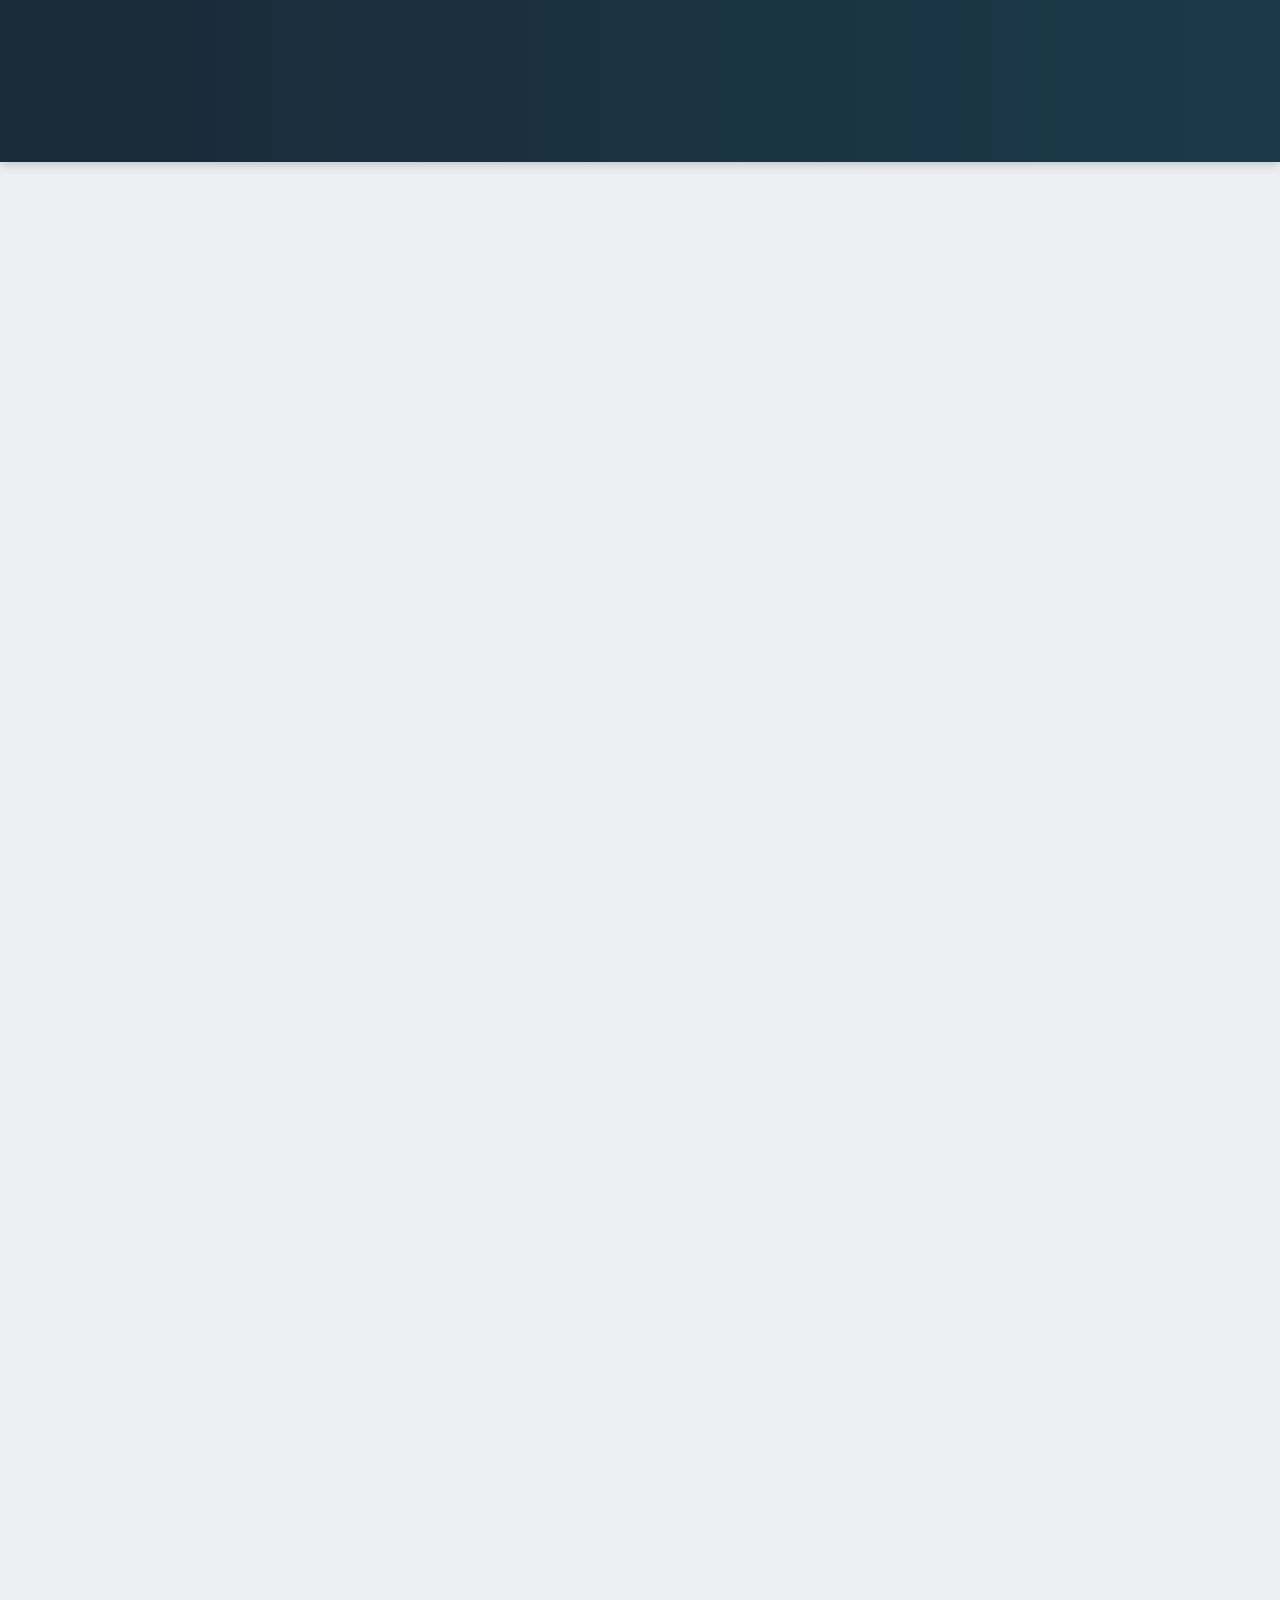
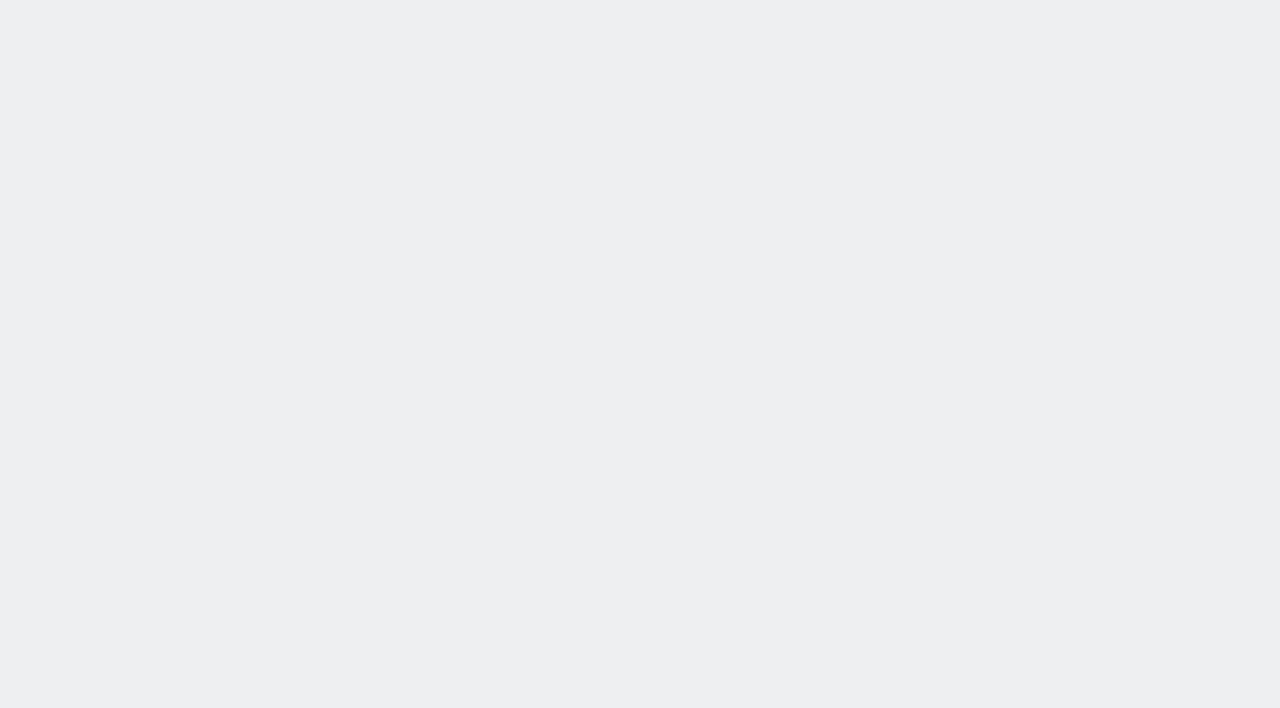
<file: schemes.html>
<!DOCTYPE html>
<html lang="en">
<head>
    <meta charset="UTF-8">
    <meta name="viewport" content="width=device-width, initial-scale=1.0">
    <title>MP Agriculture Schemes | Rural Development</title>
    <style>
        :root {
            --primary-color: rgb(26, 42, 56);
            --secondary-color: rgb(52, 152, 219);
            --light-color: rgb(236, 240, 241);
            --accent-color: rgb(46, 204, 113);
            --agriculture-green: #27ae60;
        }
        
        body {
            font-family: 'Segoe UI', Tahoma, Geneva, Verdana, sans-serif;
            margin: 0;
            padding: 0;
            background-color: var(--light-color);
            color: var(--primary-color);
            line-height: 1.6;
            overflow-x: hidden; /* Prevent horizontal scroll during animations */
        }
        
        /* Animation Keyframes */
        @keyframes fadeInUp {
            from {
                opacity: 0;
                transform: translateY(30px);
            }
            to {
                opacity: 1;
                transform: translateY(0);
            }
        }
        
        @keyframes fadeIn {
            from {
                opacity: 0;
            }
            to {
                opacity: 1;
            }
        }
        
        @keyframes slideInFromLeft {
            from {
                opacity: 0;
                transform: translateX(-50px);
            }
            to {
                opacity: 1;
                transform: translateX(0);
            }
        }
        
        @keyframes scaleIn {
            from {
                opacity: 0;
                transform: scale(0.9);
            }
            to {
                opacity: 1;
                transform: scale(1);
            }
        }
        
        /* Apply animations to elements */
        header {
            background-color: var(--primary-color);
            color: white;
            padding: 1.5rem 0;
            box-shadow: 0 2px 10px rgba(0,0,0,0.2);
            background-image: linear-gradient(to right, var(--primary-color), #1a3a4a);
            animation: fadeIn 0.8s ease-out forwards;
        }
        
        /* New header layout styles */
        .header-container {
            display: flex;
            justify-content: space-between;
            align-items: center;
        }
        
        .site-title {
            display: flex;
            align-items: center;
            animation: slideInFromLeft 1s ease-out forwards;
            animation-delay: 0.2s;
            opacity: 0;
        }
        
        .site-title h1 {
            margin: 0;
            font-size: 2.5rem;
            text-align: left;
        }
        
        .navigation {
            animation: fadeInUp 1s ease-out forwards;
            animation-delay: 0.4s;
            opacity: 0;
        }
        
        .navigation ul {
            list-style: none;
            display: flex;
            margin: 0;
            padding: 0;
        }
        
        .navigation li {
            margin-left: 25px;
        }
        
        .navigation a {
            color: white;
            text-decoration: none;
            font-weight: 600;
            padding: 5px 10px;
            border-radius: 4px;
            transition: background-color 0.3s;
        }
        
        .navigation a:hover {
            background-color: rgba(255, 255, 255, 0.1);
        }
        
        .tagline {
            font-style: italic;
            margin-top: 0.5rem;
            opacity: 0;
            animation: fadeInUp 1s ease-out forwards;
            animation-delay: 0.4s;
            text-align: left;
        }
        
        .scheme-filter {
            background: white;
            padding: 20px;
            border-radius: 8px;
            box-shadow: 0 2px 5px rgba(0,0,0,0.1);
            margin: 30px 0;
            border-top: 4px solid var(--agriculture-green);
            opacity: 0;
            animation: scaleIn 1s ease-out forwards;
            animation-delay: 0.6s;
        }
        
        .scheme-card {
            background: white;
            border-radius: 8px;
            overflow: hidden;
            box-shadow: 0 3px 10px rgba(0,0,0,0.1);
            transition: transform 0.3s ease, box-shadow 0.3s ease;
            border-top: 3px solid var(--agriculture-green);
            opacity: 0;
            animation: fadeInUp 0.8s ease-out forwards;
        }
        
        .schemes-container {
            display: grid;
            grid-template-columns: repeat(auto-fill, minmax(350px, 1fr));
            gap: 25px;
            margin: 40px 0;
        }
        
        /* Add animation delay to each card sequentially */
        .schemes-container .scheme-card:nth-child(1) { animation-delay: 0.8s; }
        .schemes-container .scheme-card:nth-child(2) { animation-delay: 0.9s; }
        .schemes-container .scheme-card:nth-child(3) { animation-delay: 1.0s; }
        .schemes-container .scheme-card:nth-child(4) { animation-delay: 1.1s; }
        .schemes-container .scheme-card:nth-child(5) { animation-delay: 1.2s; }
        .schemes-container .scheme-card:nth-child(6) { animation-delay: 1.3s; }
        .schemes-container .scheme-card:nth-child(7) { animation-delay: 1.4s; }
        .schemes-container .scheme-card:nth-child(8) { animation-delay: 1.5s; }
        .schemes-container .scheme-card:nth-child(9) { animation-delay: 1.6s; }
        .schemes-container .scheme-card:nth-child(10) { animation-delay: 1.7s; }
        .schemes-container .scheme-card:nth-child(11) { animation-delay: 1.8s; }
        .schemes-container .scheme-card:nth-child(12) { animation-delay: 1.9s; }
        
        .scheme-card:hover {
            transform: translateY(-5px);
            box-shadow: 0 5px 15px rgba(0,0,0,0.1);
        }
        
        footer {
            background-color: var(--primary-color);
            color: white;
            text-align: center;
            padding: 25px 0;
            margin-top: 50px;
            font-size: 0.9rem;
            opacity: 0;
            animation: fadeIn 1s ease-out forwards;
            animation-delay: 2s;
        }
        
        .container {
            max-width: 1200px;
            margin: 0 auto;
            padding: 0 20px;
        }
        
        h1 {
            margin: 0;
            font-size: 2.5rem;
        }
        
        .filter-options {
            display: flex;
            flex-wrap: wrap;
            gap: 15px;
            margin-top: 15px;
        }
        
        .filter-group {
            flex: 1;
            min-width: 200px;
        }
        
        label {
            display: block;
            margin-bottom: 8px;
            font-weight: 600;
        }
        
        select, input {
            width: 100%;
            padding: 10px;
            border: 1px solid #ddd;
            border-radius: 4px;
            font-family: inherit;
        }
        
        .scheme-header {
            background-color: var(--primary-color);
            color: white;
            padding: 15px;
        }
        
        .scheme-type {
            display: inline-block;
            padding: 3px 10px;
            border-radius: 20px;
            font-size: 12px;
            font-weight: bold;
            margin-bottom: 8px;
        }
        
        .national {
            background-color: var(--secondary-color);
        }
        
        .state {
            background-color: var(--accent-color);
        }
        
        .scheme-title {
            margin: 0;
            font-size: 1.3rem;
        }
        
        .scheme-body {
            padding: 20px;
        }
        
        .scheme-detail {
            margin-bottom: 12px;
            display: flex;
        }
        
        .detail-label {
            font-weight: 600;
            color: var(--primary-color);
            min-width: 100px;
        }
        
        .scheme-link {
            display: inline-block;
            margin-top: 15px;
            padding: 8px 15px;
            background-color: var(--agriculture-green);
            color: white;
            text-decoration: none;
            border-radius: 4px;
            font-weight: 600;
            transition: background-color 0.3s;
        }
        
        .scheme-link:hover {
            background-color: #219653;
        }
        
        .agriculture-icon {
            color: var(--agriculture-green);
            margin-right: 8px;
        }
        
        @media (max-width: 768px) {
            .header-container {
                flex-direction: column;
                align-items: flex-start;
            }
            
            .navigation {
                margin-top: 15px;
                width: 100%;
            }
            
            .navigation ul {
                justify-content: space-between;
            }
            
            .navigation li {
                margin-left: 0;
            }
            
            .schemes-container {
                grid-template-columns: 1fr;
            }
            
            h1 {
                font-size: 2rem;
            }
            
            .scheme-detail {
                flex-direction: column;
            }
            
            .detail-label {
                margin-bottom: 3px;
            }
        }
    </style>
    <link rel="stylesheet" href="https://cdnjs.cloudflare.com/ajax/libs/font-awesome/6.0.0-beta3/css/all.min.css">
</head>
<body>
    <header>
        <div class="container header-container">
            <div class="site-title">
                <h1><i class="fas fa-tractor agriculture-icon"></i>Madhya Pradesh Agriculture Schemes</h1>
            </div>
            <nav class="navigation">
                <ul>
                    <li><a href="website.html">Home</a></li>
                    <li><a href="About-us.html">About Us</a></li>
                    <li><a href="#">Contact Us</a></li>
                </ul>
            </nav>
        </div>
        <div class="container">
            <p class="tagline">All government schemes for farmers and agriculture development in MP</p>
        </div>
    </header>
    
    <div class="container">
        <div class="scheme-filter">
            <h2><i class="fas fa-filter agriculture-icon"></i>Filter Schemes</h2>
            <div class="filter-options">
                <div class="filter-group">
                    <label for="scheme-type"><i class="fas fa-flag agriculture-icon"></i>Scheme Type</label>
                    <select id="scheme-type">
                        <option value="all">All Schemes</option>
                        <option value="national">National Schemes</option>
                        <option value="state">State Schemes</option>
                    </select>
                </div>
                <div class="filter-group">
                    <label for="category"><i class="fas fa-tag agriculture-icon"></i>Category</label>
                    <select id="category">
                        <option value="all">All Categories</option>
                        <option value="financial">Financial Support</option>
                        <option value="insurance">Crop Insurance</option>
                        <option value="irrigation">Irrigation</option>
                        <option value="equipment">Equipment/Subsidy</option>
                        <option value="organic">Organic Farming</option>
                        <option value="horticulture">Horticulture</option>
                    </select>
                </div>
                <div class="filter-group">
                    <label for="search"><i class="fas fa-search agriculture-icon"></i>Search</label>
                    <input type="text" id="search" placeholder="Search schemes...">
                </div>
            </div>
        </div>
        
        <div class="schemes-container">
            <!-- National Agriculture Schemes -->
            <div class="scheme-card" data-type="national" data-category="financial">
                <div class="scheme-header">
                    <span class="scheme-type national">National Scheme</span>
                    <h3 class="scheme-title">Pradhan Mantri Kisan Samman Nidhi (PM-KISAN)</h3>
                </div>
                <div class="scheme-body">
                    <div class="scheme-detail">
                        <span class="detail-label">Benefit:</span> ₹6,000/year direct transfer
                    </div>
                    <div class="scheme-detail">
                        <span class="detail-label">Eligibility:</span> Small & marginal farmers (up to 2 hectares)
                    </div>
                    <div class="scheme-detail">
                        <span class="detail-label">MP Status:</span> 75+ lakh beneficiaries enrolled
                    </div>
                    <a href="https://pmkisan.gov.in/" class="scheme-link" target="_blank"><i class="fas fa-external-link-alt"></i> Official Website</a>
                </div>
            </div>
            
            <div class="scheme-card" data-type="national" data-category="insurance">
                <div class="scheme-header">
                    <span class="scheme-type national">National Scheme</span>
                    <h3 class="scheme-title">Pradhan Mantri Fasal Bima Yojana (PMFBY)</h3>
                </div>
                <div class="scheme-body">
                    <div class="scheme-detail">
                        <span class="detail-label">Benefit:</span> Crop insurance against natural calamities
                    </div>
                    <div class="scheme-detail">
                        <span class="detail-label">Premium:</span> 2% (Kharif), 1.5% (Rabi), 5% (Commercial crops)
                    </div>
                    <div class="scheme-detail">
                        <span class="detail-label">MP Coverage:</span> 45+ lakh farmers insured
                    </div>
                    <a href="https://pmfby.gov.in/" class="scheme-link" target="_blank"><i class="fas fa-external-link-alt"></i> Official Website</a>
                </div>
            </div>
            
            <div class="scheme-card" data-type="national" data-category="irrigation">
                <div class="scheme-header">
                    <span class="scheme-type national">National Scheme</span>
                    <h3 class="scheme-title">Pradhan Mantri Krishi Sinchai Yojana (PMKSY)</h3>
                </div>
                <div class="scheme-body">
                    <div class="scheme-detail">
                        <span class="detail-label">Benefit:</span> Micro-irrigation infrastructure development
                    </div>
                    <div class="scheme-detail">
                        <span class="detail-label">Components:</span> Accelerated Irrigation Benefit, Har Khet Ko Pani
                    </div>
                    <div class="scheme-detail">
                        <span class="detail-label">MP Impact:</span> 5.8 lakh hectares covered under micro-irrigation
                    </div>
                    <a href="https://pmksy.gov.in/" class="scheme-link" target="_blank"><i class="fas fa-external-link-alt"></i> Official Website</a>
                </div>
            </div>
            
            <div class="scheme-card" data-type="national" data-category="equipment">
                <div class="scheme-header">
                    <span class="scheme-type national">National Scheme</span>
                    <h3 class="scheme-title">Agriculture Mechanization (SMAM)</h3>
                </div>
                <div class="scheme-body">
                    <div class="scheme-detail">
                        <span class="detail-label">Benefit:</span> 40-50% subsidy on farm equipment
                    </div>
                    <div class="scheme-detail">
                        <span class="detail-label">Eligibility:</span> Individual farmers, FPOs, SHGs
                    </div>
                    <div class="scheme-detail">
                        <span class="detail-label">MP Focus:</span> Custom Hiring Centers promoted
                    </div>
                    <a href="https://agricoop.gov.in/sites/default/files/SMAM_Guidelines_2021.pdf" class="scheme-link" target="_blank"><i class="fas fa-external-link-alt"></i> Scheme Guidelines</a>
                </div>
            </div>
            
            <!-- State Agriculture Schemes -->
            <div class="scheme-card" data-type="state" data-category="financial">
                <div class="scheme-header">
                    <span class="scheme-type state">State Scheme</span>
                    <h3 class="scheme-title">Mukhyamantri Kisan Kalyan Yojana</h3>
                </div>
                <div class="scheme-body">
                    <div class="scheme-detail">
                        <span class="detail-label">Benefit:</span> Additional ₹4,000/year to PM-KISAN beneficiaries
                    </div>
                    <div class="scheme-detail">
                        <span class="detail-label">Total Support:</span> ₹10,000/year (₹6,000 PM-KISAN + ₹4,000 State)
                    </div>
                    <div class="scheme-detail">
                        <span class="detail-label">MP Budget:</span> ₹3,600 crore allocated
                    </div>
                    <a href="https://mpkisan.gov.in/" class="scheme-link" target="_blank"><i class="fas fa-external-link-alt"></i> Official Website</a>
                </div>
            </div>
            
            <div class="scheme-card" data-type="state" data-category="organic">
                <div class="scheme-header">
                    <span class="scheme-type state">State Scheme</span>
                    <h3 class="scheme-title">MP Organic Farming Scheme</h3>
                </div>
                <div class="scheme-body">
                    <div class="scheme-detail">
                        <span class="detail-label">Benefit:</span> ₹10,000/acre for 3 years for conversion
                    </div>
                    <div class="scheme-detail">
                        <span class="detail-label">Target:</span> 5,000 farmers annually to adopt organic farming
                    </div>
                    <div class="scheme-detail">
                        <span class="detail-label">Certification:</span> Support for organic certification costs
                    </div>
                    <a href="https://mpkrishi.mp.gov.in/" class="scheme-link" target="_blank"><i class="fas fa-external-link-alt"></i> Agriculture Portal</a>
                </div>
            </div>
            
            <div class="scheme-card" data-type="state" data-category="horticulture">
                <div class="scheme-header">
                    <span class="scheme-type state">State Scheme</span>
                    <h3 class="scheme-title">Mukhyamantri Bagan Yojana</h3>
                </div>
                <div class="scheme-body">
                    <div class="scheme-detail">
                        <span class="detail-label">Benefit:</span> 50% subsidy (max ₹50,000) for orchard development
                    </div>
                    <div class="scheme-detail">
                        <span class="detail-label">Crops:</span> Mango, guava, lemon, amla, pomegranate etc.
                    </div>
                    <div class="scheme-detail">
                        <span class="detail-label">Area:</span> 1-5 acre orchard development supported
                    </div>
                    <a href="https://horticulture.mp.gov.in/" class="scheme-link" target="_blank"><i class="fas fa-external-link-alt"></i> Horticulture Dept</a>
                </div>
            </div>
            
            <div class="scheme-card" data-type="state" data-category="irrigation">
                <div class="scheme-header">
                    <span class="scheme-type state">State Scheme</span>
                    <h3 class="scheme-title">Jalodaya Yojana</h3>
                </div>
                <div class="scheme-body">
                    <div class="scheme-detail">
                        <span class="detail-label">Benefit:</span> Solar pumps & micro-irrigation support
                    </div>
                    <div class="scheme-detail">
                        <span class="detail-label">Components:</span> 75% subsidy for SC/ST, 55% for others
                    </div>
                    <div class="scheme-detail">
                        <span class="detail-label">Target:</span> 25,000 solar pumps installed annually
                    </div>
                    <a href="https://phed.mp.gov.in/" class="scheme-link" target="_blank"><i class="fas fa-external-link-alt"></i> Water Resources Dept</a>
                </div>
            </div>
            
            <div class="scheme-card" data-type="state" data-category="financial">
                <div class="scheme-header">
                    <span class="scheme-type state">State Scheme</span>
                    <h3 class="scheme-title">Krishak Samriddhi Yojana</h3>
                </div>
                <div class="scheme-body">
                    <div class="scheme-detail">
                        <span class="detail-label">Benefit:</span> Interest-free loans up to ₹1 lakh
                    </div>
                    <div class="scheme-detail">
                        <span class="detail-label">Eligibility:</span> All small and marginal farmers in MP
                    </div>
                    <div class="scheme-detail">
                        <span class="detail-label">Repayment:</span> Flexible options linked to harvest seasons
                    </div>
                    <a href="https://mpkrishi.mp.gov.in/" class="scheme-link" target="_blank"><i class="fas fa-external-link-alt"></i> Agriculture Portal</a>
                </div>
            </div>
            
            <div class="scheme-card" data-type="national" data-category="organic">
                <div class="scheme-header">
                    <span class="scheme-type national">National Scheme</span>
                    <h3 class="scheme-title">Paramparagat Krishi Vikas Yojana (PKVY)</h3>
                </div>
                <div class="scheme-body">
                    <div class="scheme-detail">
                        <span class="detail-label">Benefit:</span> ₹50,000/acre for 3 years for cluster farming
                    </div>
                    <div class="scheme-detail">
                        <span class="detail-label">MP Clusters:</span> 500+ clusters established
                    </div>
                    <div class="scheme-detail">
                        <span class="detail-label">Focus:</span> Traditional knowledge + modern techniques
                    </div>
                    <a href="https://pgsindia-ncof.gov.in/PKVY/index.aspx" class="scheme-link" target="_blank"><i class="fas fa-external-link-alt"></i> Scheme Portal</a>
                </div>
            </div>
            
            <div class="scheme-card" data-type="state" data-category="equipment">
                <div class="scheme-header">
                    <span class="scheme-type state">State Scheme</span>
                    <h3 class="scheme-title">Farm Machinery Subsidy Scheme</h3>
                </div>
                <div class="scheme-body">
                    <div class="scheme-detail">
                        <span class="detail-label">Benefit:</span> 40-60% subsidy on tractors, harvesters etc.
                    </div>
                    <div class="scheme-detail">
                        <span class="detail-label">Priority:</span> Women farmers get additional 10% subsidy
                    </div>
                    <div class="scheme-detail">
                        <span class="detail-label">MP Focus:</span> Promoting custom hiring centers
                    </div>
                    <a href="https://mpagrisnet.gov.in/" class="scheme-link" target="_blank"><i class="fas fa-external-link-alt"></i> Agriculture Dept</a>
                </div>
            </div>
            
            <div class="scheme-card" data-type="national" data-category="horticulture">
                <div class="scheme-header">
                    <span class="scheme-type national">National Scheme</span>
                    <h3 class="scheme-title">Mission for Integrated Development of Horticulture (MIDH)</h3>
                </div>
                <div class="scheme-body">
                    <div class="scheme-detail">
                        <span class="detail-label">Benefit:</span> 50-85% subsidy for horticulture development
                    </div>
                    <div class="scheme-detail">
                        <span class="detail-label">MP Focus:</span> Mango, guava, garlic, onion, flowers
                    </div>
                    <div class="scheme-detail">
                        <span class="detail-label">Impact:</span> 3.5 lakh hectares under horticulture in MP
                    </div>
                    <a href="https://midh.gov.in/" class="scheme-link" target="_blank"><i class="fas fa-external-link-alt"></i> Official Website</a>
                </div>
            </div>
        </div>
    </div>
    
    <footer>
        <div class="container">
            <p>© 2025 Madhya Pradesh Agriculture Schemes Portal | For Farmer Welfare</p>
            <p>Contact: Krishi-Mitra | Phone: 0755-3647239-373</p>
        </div>
    </footer>

    <script>
        // Enhanced filtering functionality
        document.addEventListener('DOMContentLoaded', function() {
            const schemeTypeFilter = document.getElementById('scheme-type');
            const categoryFilter = document.getElementById('category');
            const searchFilter = document.getElementById('search');
            const schemeCards = document.querySelectorAll('.scheme-card');
            
            function filterSchemes() {
                const typeValue = schemeTypeFilter.value;
                const categoryValue = categoryFilter.value;
                const searchValue = searchFilter.value.toLowerCase();
                
                schemeCards.forEach(card => {
                    const cardType = card.getAttribute('data-type');
                    const cardCategory = card.getAttribute('data-category');
                    const cardTitle = card.querySelector('.scheme-title').textContent.toLowerCase();
                    const cardDetails = card.querySelector('.scheme-body').textContent.toLowerCase();
                    
                    const typeMatch = typeValue === 'all' || cardType === typeValue;
                    const categoryMatch = categoryValue === 'all' || cardCategory === categoryValue;
                    const searchMatch = searchValue === '' || 
                                      cardTitle.includes(searchValue) || 
                                      cardDetails.includes(searchValue);
                    
                    if (typeMatch && categoryMatch && searchMatch) {
                        card.style.display = 'block';
                    } else {
                        card.style.display = 'none';
                    }
                });
            }
            
            // Add event listeners
            schemeTypeFilter.addEventListener('change', filterSchemes);
            categoryFilter.addEventListener('change', filterSchemes);
            searchFilter.addEventListener('input', filterSchemes);
            
            // Initialize with agriculture schemes only
            filterSchemes();
        });
    </script>
</body>
</html>
</file>
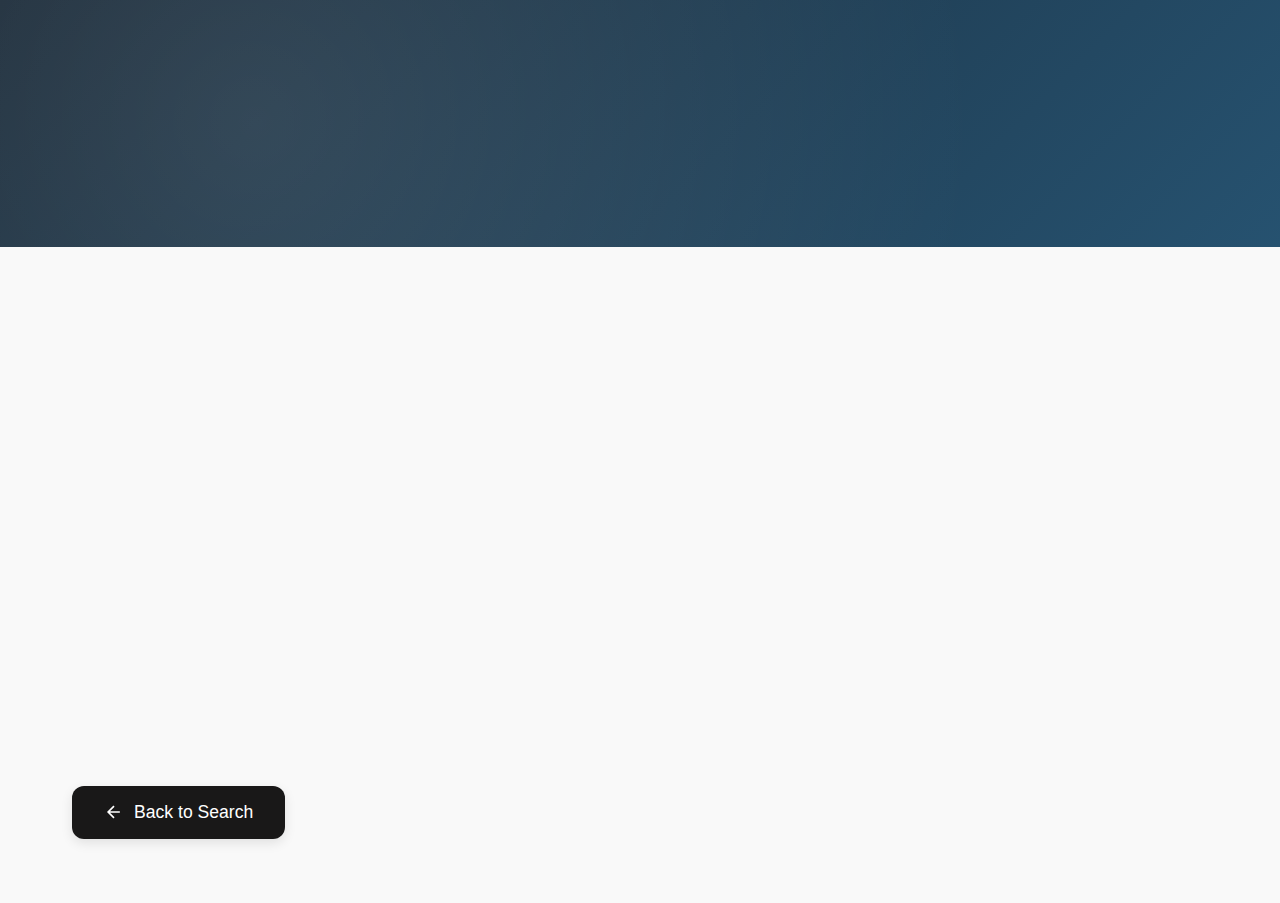
<file: search-results.html>
<!DOCTYPE html>
<html lang="en">
<head>
  <meta charset="UTF-8">
  <meta name="viewport" content="width=device-width, initial-scale=1.0">
  <title>Search Results - KrishiMitr</title>
  <style>
    @import url('https://fonts.googleapis.com/css2?family=Poppins:wght@700;800&display=swap');
    
    * {
      margin: 0;
      padding: 0;
      box-sizing: border-box;
    }
    
    body {
      background-color: #f9f9f9;
      color: #191818;
      font-family: 'Segoe UI', Tahoma, Geneva, Verdana, sans-serif;
    }
    
    .search-header {
      padding: 5rem 2rem 3rem;
      background: linear-gradient(135deg, rgb(26, 42, 56), rgb(38, 82, 112));
      position: relative;
      overflow: hidden;
    }
    
    .search-header::before {
      content: "";
      position: absolute;
      top: 0;
      left: 0;
      right: 0;
      bottom: 0;
      background: radial-gradient(circle at 20% 50%, rgba(255,255,255,0.1) 0%, transparent 70%);
    }
    
    .search-title {
      font-family: 'Poppins', sans-serif;
      font-size: 5rem;
      font-weight: 800;
      line-height: 1;
      color: white;
      text-transform: capitalize;
      margin-bottom: 0.5rem;
      letter-spacing: -2px;
      text-shadow: 0 2px 10px rgba(0,0,0,0.3);
      opacity: 0;
      transform: translateY(30px);
      animation: enterAnimation 1s cubic-bezier(0.23, 1, 0.32, 1) 0.3s forwards;
    }
    
    .search-subtitle {
      font-size: 1.3rem;
      color: rgba(255,255,255,0.85);
      font-weight: 400;
      max-width: 600px;
      line-height: 1.5;
      opacity: 0;
      transform: translateY(20px);
      animation: enterAnimation 0.8s cubic-bezier(0.23, 1, 0.32, 1) 0.5s forwards;
    }
    
    @keyframes enterAnimation {
      to {
        opacity: 1;
        transform: translateY(0);
      }
    }
    
    .results-container {
      max-width: 1200px;
      margin: 0 auto;
      padding: 0 2rem 3rem;
    }
    
    .results-grid {
      display: grid;
      grid-template-columns: repeat(auto-fill, minmax(300px, 1fr));
      gap: 2rem;
      margin-top: -2rem;
    }
    
    .result-card {
      background: white;
      border-radius: 16px;
      overflow: hidden;
      box-shadow: 0 10px 30px rgba(0, 0, 0, 0.08);
      border: 1px solid rgba(0,0,0,0.05);
      transition: all 0.4s cubic-bezier(0.175, 0.885, 0.32, 1.1);
      opacity: 0;
      transform: translateY(20px);
      animation: enterAnimation 0.6s cubic-bezier(0.23, 1, 0.32, 1) forwards;
    }
    
    .result-card:nth-child(1) { animation-delay: 0.7s; }
    .result-card:nth-child(2) { animation-delay: 0.8s; }
    .result-card:nth-child(3) { animation-delay: 0.9s; }
    
    .result-card:hover {
      transform: translateY(-8px) !important;
      box-shadow: 0 15px 40px rgba(0, 0, 0, 0.12);
    }
    
    .result-image {
      height: 200px;
      background: linear-gradient(45deg, #f5f7fa, #e4e8eb);
      display: flex;
      align-items: center;
      justify-content: center;
      font-size: 5rem;
      border-bottom: 1px solid rgba(0,0,0,0.05);
    }
    
    .result-content {
      padding: 2rem;
    }
    
    .result-heading {
      font-size: 1.5rem;
      margin-bottom: 1rem;
      color: #191818;
      font-weight: 600;
    }
    
    .result-details {
      color: #555;
      line-height: 1.6;
      margin-bottom: 1.5rem;
      font-size: 1rem;
    }
    
    .result-price {
      font-size: 2.2rem;
      color: #43a047;
      font-weight: 700;
      margin: 1.5rem 0;
      letter-spacing: -1px;
    }
    
    .back-button {
      display: inline-flex;
      align-items: center;
      gap: 10px;
      margin: 3rem 0 1rem;
      padding: 1rem 2rem;
      background: #191818;
      color: white;
      text-decoration: none;
      border-radius: 12px;
      font-weight: 500;
      transition: all 0.3s ease;
      font-size: 1.1rem;
      box-shadow: 0 4px 12px rgba(0,0,0,0.1);
    }
    
    .back-button:hover {
      background: #333;
      transform: translateX(-5px);
      box-shadow: 0 6px 16px rgba(0,0,0,0.15);
    }
    
    @media (max-width: 768px) {
      .search-title {
        font-size: 3.2rem;
      }
      
      .search-header {
        padding: 3rem 1.5rem 2rem;
      }
      
      .results-container {
        padding: 0 1.5rem 2rem;
      }
      
      .result-image {
        height: 160px;
        font-size: 4rem;
      }
    }
  </style>
</head>
<body>
  <div class="search-header">
    <h1 class="search-title" id="crop-title">Wheat</h1>
    <p class="search-subtitle">Current market prices and agricultural insights across India</p>
  </div>
  
  <div class="results-container">
    <div class="results-grid">
      <div class="result-card">
        <div class="result-image" id="crop-icon">🌾</div>
        <div class="result-content">
          <h2 class="result-heading">Market Overview</h2>
          <div class="result-price" id="avg-price">₹2,150/quintal</div>
          <p class="result-details">Current average market price across major mandis. Prices updated every Day from official APMC sources.</p>
        </div>
      </div>
      
      <div class="result-card">
        <div class="result-image">📈</div>
        <div class="result-content">
          <h2 class="result-heading">Price Trends</h2>
          <div class="result-price">+5.8% this month</div>
          <p class="result-details">Prices rising due to increased export demand. Expected to stabilize in coming weeks as new harvest arrives.</p>
        </div>
      </div>
      
      <div class="result-card">
        <div class="result-image">📍</div>
        <div class="result-content">
          <h2 class="result-heading">Best Markets</h2>
          <p class="result-details">Highest paying mandis for this commodity:</p>
          <ul style="margin-top: 1rem; color: #555; line-height: 1.8; list-style-type: none;">
            <li>• Indore APMC: ₹2,300</li>
            <li>• Bhopal Main: ₹2,250</li>
            <li>• Ujjain: ₹2,200</li>
          </ul>
        </div>
      </div>
    </div>
    
    <div>
      <a href="website.html" class="back-button">
        <svg width="20" height="20" viewBox="0 0 24 24" fill="none" stroke="currentColor" stroke-width="2">
          <path d="M19 12H5M12 19l-7-7 7-7"/>
        </svg>
        Back to Search
      </a>
    </div>
  </div>
  
  <script>
  // Define comprehensive crop data
const cropData = {
  'wheat': {
    icon: '🌾',
    price: '3,836.64',
    trend: '+5.19%',
    trendDirection: 'rising',
    reason: 'increased export demand',
    topMarkets: [
      { name: 'Indore APMC', price: '2,300' },
      { name: 'Bhopal Main', price: '2,250' },
      { name: 'Ujjain', price: '2,200' }
    ]
  },
  'rice': {
    icon: '🍚',
    price: '3,474',
    trend: '-13.93%',
    trendDirection: 'rising',
    reason: 'seasonal demand and limited supply',
    topMarkets: [
      { name: 'Kolkata APMC', price: '3,600' },
      { name: 'Burdwan Mandi', price: '3,550' },
      { name: 'Patna Central', price: '3,500' }
    ]
  },
  'tomato': {
    icon: '🍅',
    price: '475',
    trend: '+22.5%',
    trendDirection: 'rising',
    reason: 'increased supply from southern states',
    topMarkets: [
      { name: 'Kolar Market', price: '1,400' },
      { name: 'Nashik APMC', price: '1,350' },
      { name: 'Bangalore Market', price: '1,300' }
    ]
  },
  'soyabeen': { 
    icon: '🫘',
    price: '4,230',
    trend: '+3.2%',
    trendDirection: 'rising',
    reason: 'growing demand for plant-based proteins',
    topMarkets: [
      { name: 'Indore APMC', price: '4,350' },
      { name: 'Ujjain Mandi', price: '4,300' },
      { name: 'Dewas Market', price: '4,250' }
    ]
  },
  'potato': {
    icon: '🥔',
    price: '750',
    trend: '-2.3%',
    trendDirection: 'falling',
    reason: 'bumper harvest in northern states',
    topMarkets: [
      { name: 'Agra APMC', price: '1,950' },
      { name: 'Kanpur Mandi', price: '1,900' },
      { name: 'Jalandhar Market', price: '1,880' }
    ]
  },
  'jowar': {
    icon: '🌾',
    price: '2,225',
    trend: '+0.5%',
    trendDirection: 'rising',
    reason: 'growing interest in millet-based foods',
    topMarkets: [
      { name: 'Solapur APMC', price: '2,650' },
      { name: 'Latur Mandi', price: '2,600' },
      { name: 'Gulbarga Market', price: '2,580' }
    ]
  },
  'sugarcane': {
    icon: '🎋',
    price: '307.5',
    trend: '-2.4%',
    trendDirection: 'stable',
    reason: 'government price controls and steady demand',
    topMarkets: [
      { name: 'Muzaffarnagar APMC', price: '3,050' },
      { name: 'Pune Mandi', price: '3,000' },
      { name: 'Kolhapur Market', price: '2,980' }
    ]
  },
  'onion': {
    icon: '🧅',
    price: '2.839',
    trend: '-20%',
    trendDirection: 'rising sharply',
    reason: 'reduced acreage and rainfall issues',
    topMarkets: [
      { name: 'Nashik APMC', price: '1,900' },
      { name: 'Lasalgaon Mandi', price: '1,850' },
      { name: 'Pune Market', price: '1,800' }
    ]
  },
  'groundnut': {
    icon: '🥜',
    price: '4,698',
    trend: '+18.5%',
    trendDirection: 'rising',
    reason: 'strong export demand and lower production',
    topMarkets: [
      { name: 'Rajkot APMC', price: '5,900' },
      { name: 'Junagadh Mandi', price: '5,850' },
      { name: 'Gondal Market', price: '5,800' }
    ]
  },
  'cotton': {
    icon: '🧶',
    price: '6,300',
    trend: '-10.1%',
    trendDirection: 'slightly falling',
    reason: 'international market pressure and increased imports',
    topMarkets: [
      { name: 'Guntur APMC', price: '6,450' },
      { name: 'Adilabad Mandi', price: '6,400' },
      { name: 'Jalgaon Market', price: '6,380' }
    ]
  },
  'maize': {
    icon: '🌽',
    price: '2,232',
    trend: '+2.7%',
    trendDirection: 'rising',
    reason: 'increased demand from poultry industry',
    topMarkets: [
      { name: 'Davangere APMC', price: '2,050' },
      { name: 'Haveri Mandi', price: '2,000' },
      { name: 'Ranchi Market', price: '1,980' }
    ]
  }
};

// Function to get search query from URL
function getSearchQuery() {
  const urlParams = new URLSearchParams(window.location.search);
  return urlParams.get('q') || 'wheat'; // Use 'q' parameter (from your search bar code)
}

// Function to check if a search query is valid
function isValidCrop(query) {
  // First check for exact match
  if (cropData[query]) {
    return true;
  }
  
  // Then check for fuzzy match
  for (const crop in cropData) {
    if (crop.includes(query) || query.includes(crop)) {
      return true;
    }
  }
  
  return false;
}

// Main function to update the page content based on the search query
function updateSearchResults() {
  // Get the search query from URL
  const searchQuery = getSearchQuery().toLowerCase();
  
  // Check if the search query is valid
  if (!isValidCrop(searchQuery)) {
    // Show alert for invalid search keyword
    alert("Please enter a valid crop name. Available crops include: " + 
          Object.keys(cropData).join(", ") + ".");
    
    // Optional: Redirect to default crop (wheat)
    window.location.href = window.location.pathname + "?q=wheat";
    return;
  }
  
  // Find the crop data (do a fuzzy match if needed)
  let cropInfo = cropData[searchQuery];
  
  // If no exact match, try a fuzzy match
  if (!cropInfo) {
    for (const crop in cropData) {
      if (crop.includes(searchQuery) || searchQuery.includes(crop)) {
        cropInfo = cropData[crop];
        break;
      }
    }
  }
  
  // Format the search query for display (capitalize first letter)
  const formattedQuery = searchQuery.charAt(0).toUpperCase() + searchQuery.slice(1);
  
  // Update page title
  document.title = `${formattedQuery} - KrishiMitr`;
  
  // Update page content
  document.getElementById('crop-title').textContent = formattedQuery;
  document.getElementById('crop-icon').textContent = cropInfo.icon;
  document.getElementById('avg-price').textContent = `₹${cropInfo.price}/quintal`;
  
  // Update price trend
  const trendElement = document.querySelector('.result-card:nth-child(2) .result-price');
  trendElement.textContent = cropInfo.trend + ' this month';
  
  // Update price details
  const trendDetailsElement = document.querySelector('.result-card:nth-child(2) .result-details');
  trendDetailsElement.textContent = `Prices ${cropInfo.trendDirection} due to ${cropInfo.reason}. Expected to stabilize in coming weeks as market adjusts.`;
  
  // Update top markets
  const marketsList = document.querySelector('.result-card:nth-child(3) ul');
  marketsList.innerHTML = '';
  cropInfo.topMarkets.forEach(market => {
    const li = document.createElement('li');
    li.style.marginBottom = '0.5rem';
    li.innerHTML = `• ${market.name}: ₹${market.price}`;
    marketsList.appendChild(li);
  });
}

// Initialize the page when DOM is loaded
document.addEventListener('DOMContentLoaded', function() {
  updateSearchResults();
});
  </script>
</body>
</html>
</file>
